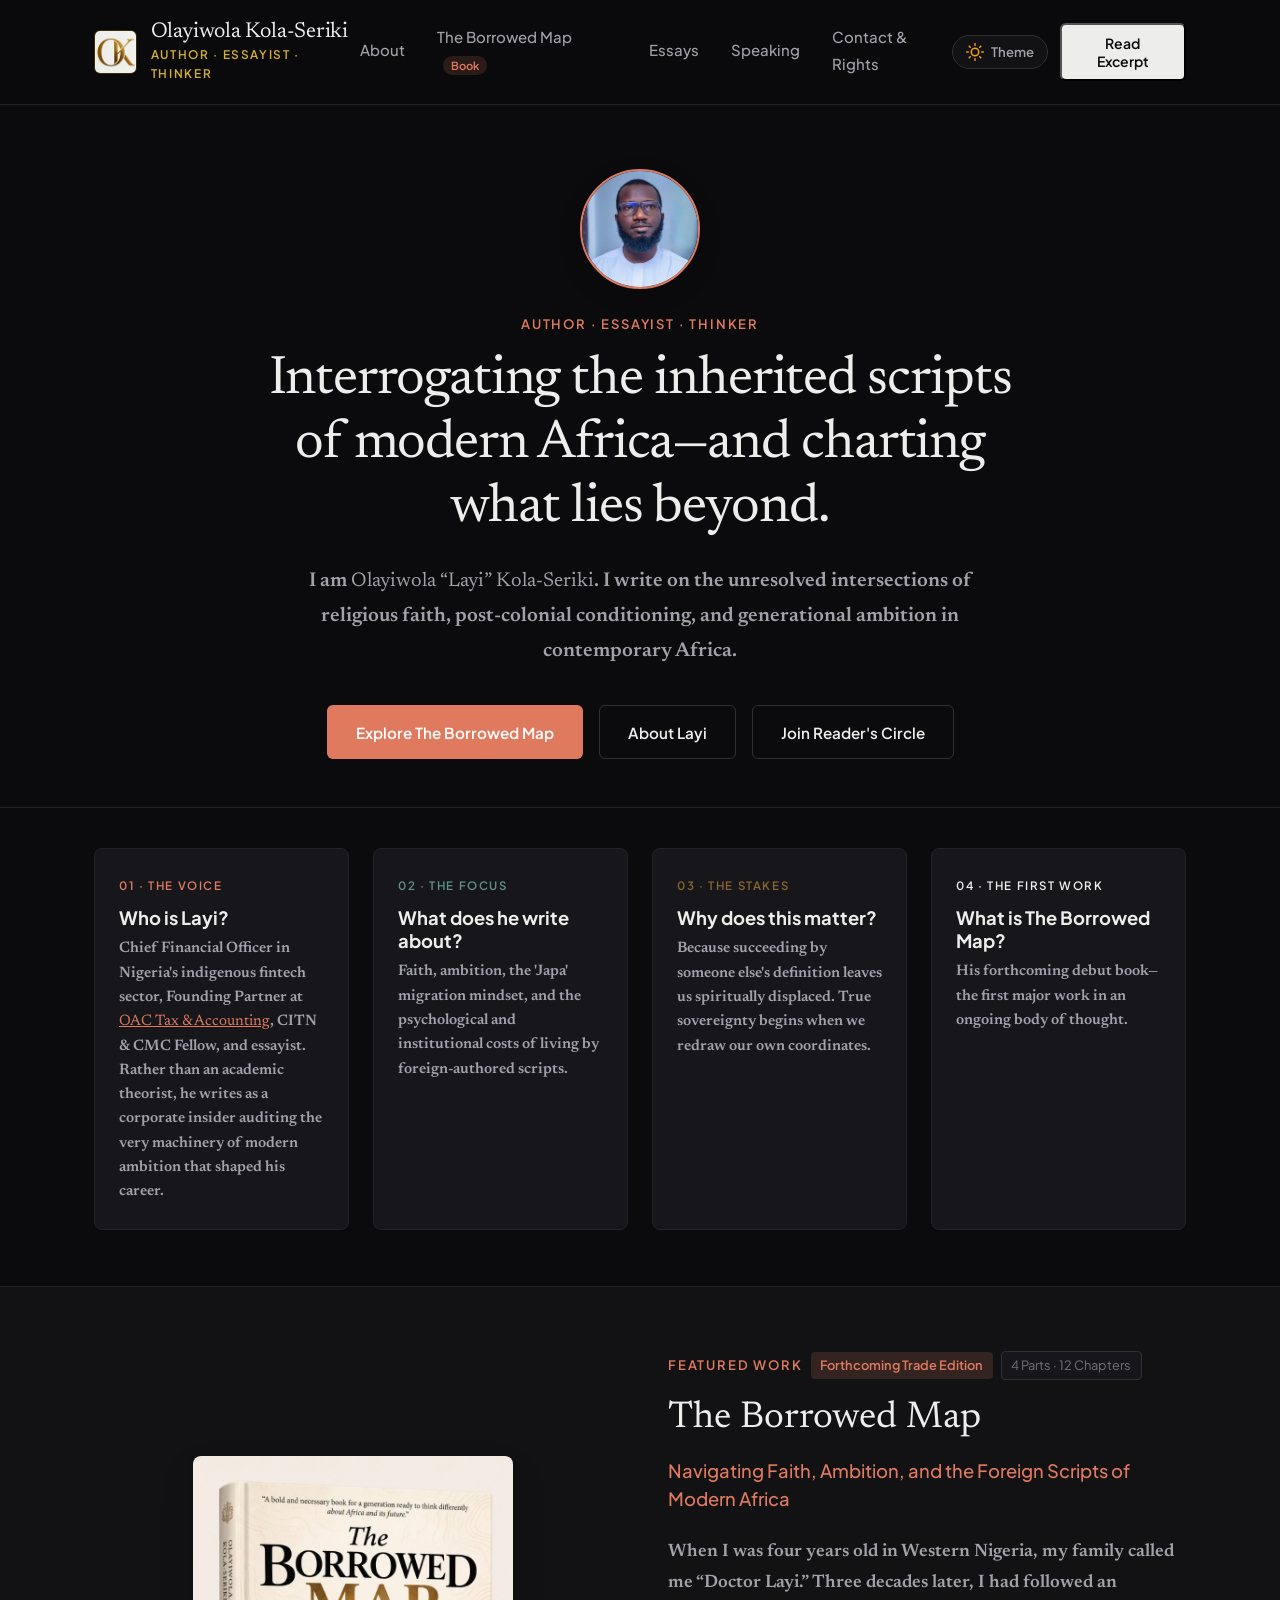
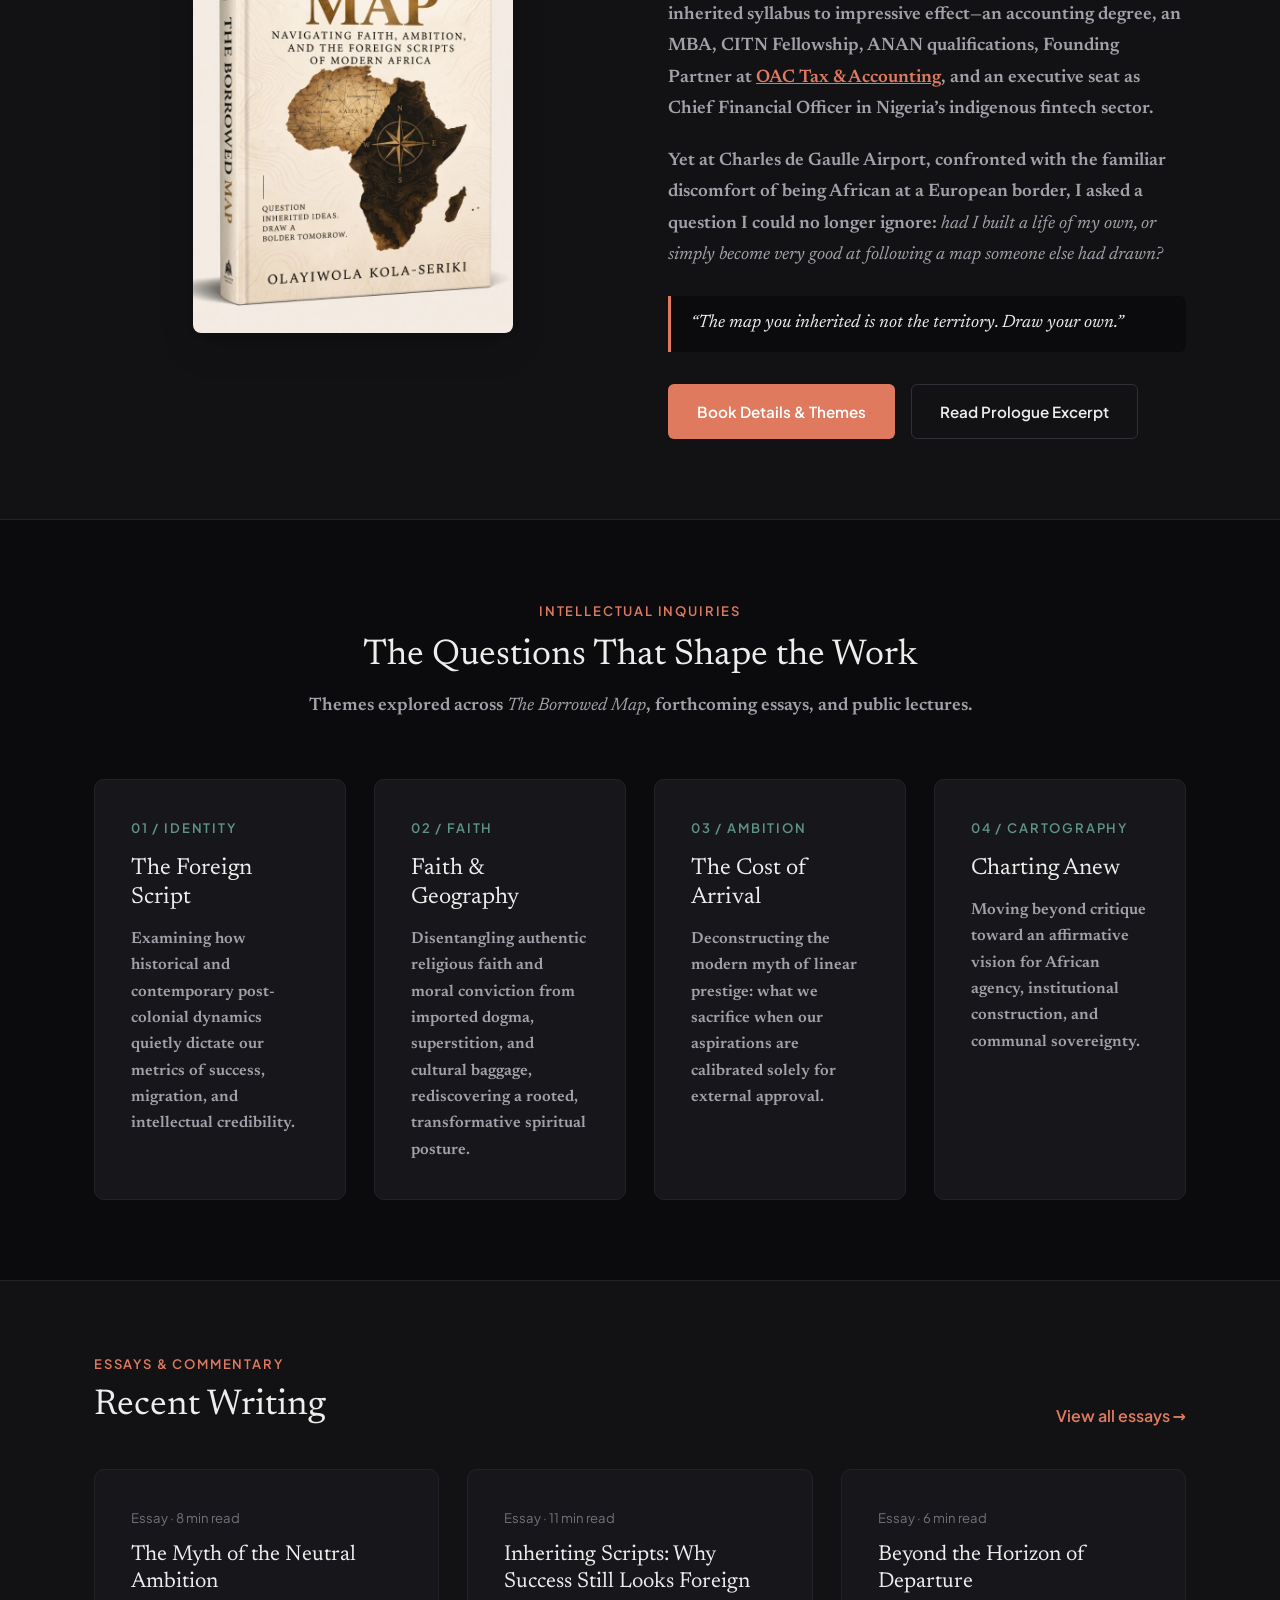
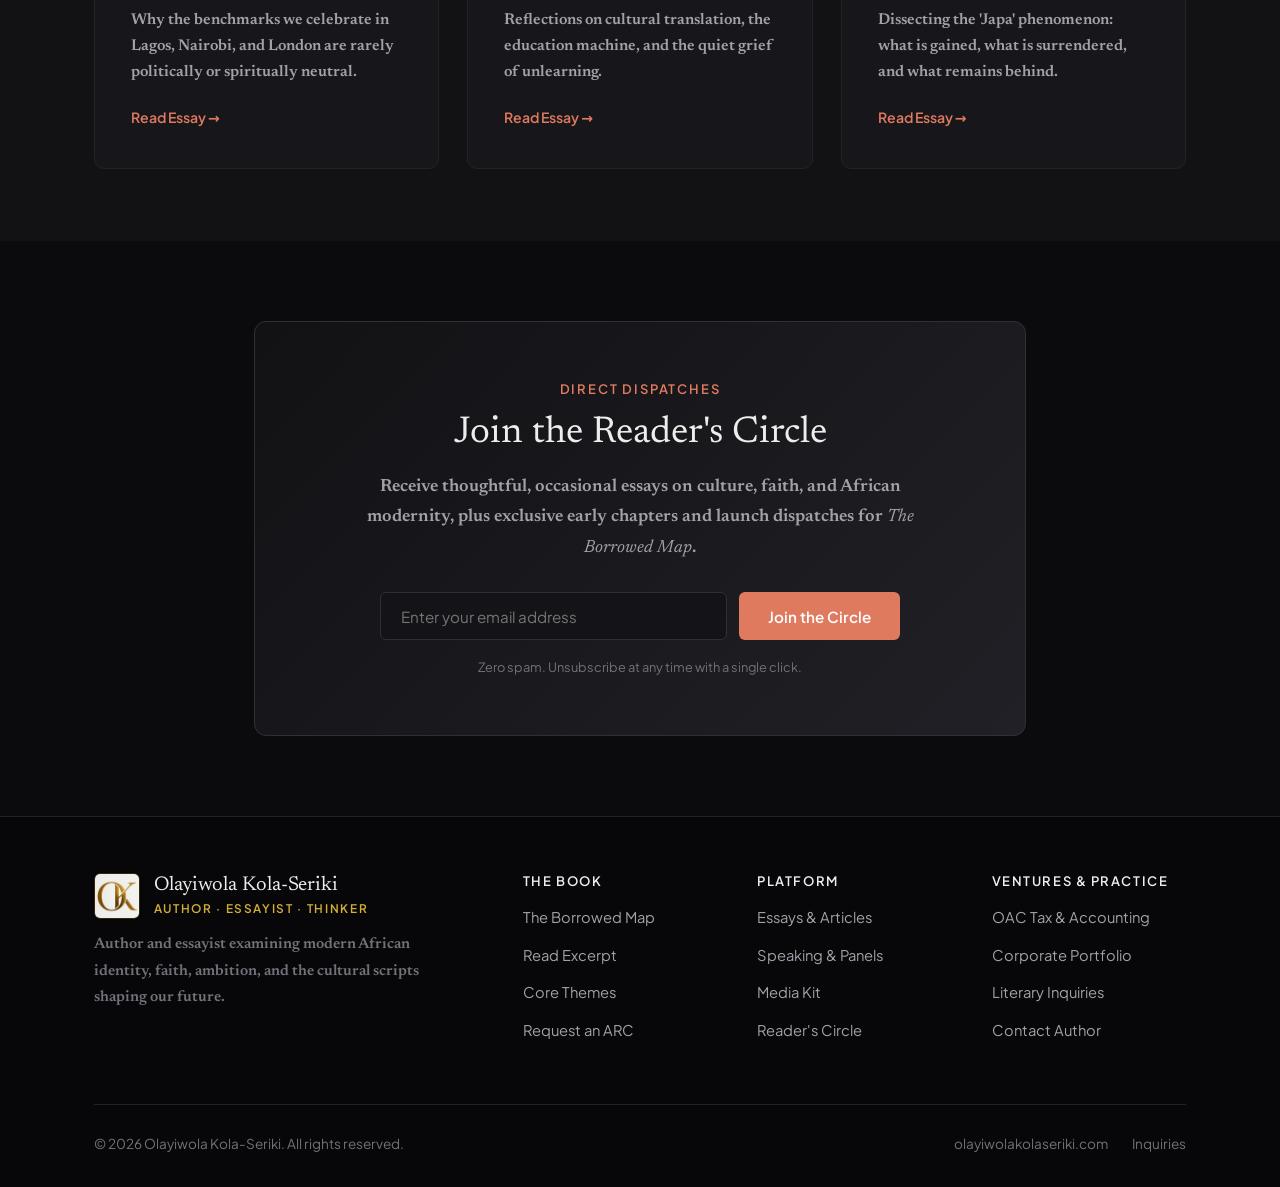
<file: index.html>
<!DOCTYPE html>
<html lang="en">
<head>
  <meta charset="UTF-8">
  <meta name="viewport" content="width=device-width, initial-scale=1.0">
  <!-- Primary SEO Meta Tags -->
  <title>Olayiwola Kola-Seriki | The Borrowed Map Book & Essays</title>
  <meta name="description" content="Explore &quot;The Borrowed Map&quot; by Olayiwola Kola-Seriki. A completed manuscript and diagnostic manifesto examining faith, ambition, and modern African identity.">
  <link rel="canonical" href="https://olayiwolakolaseriki.com/">
  <meta name="robots" content="index, follow, max-image-preview:large, max-snippet:-1, max-video-preview:-1">
  <meta name="author" content="Olayiwola Kola-Seriki">
  <meta name="keywords" content="Olayiwola Kola-Seriki, Layi Kola-Seriki, The Borrowed Map, completed manuscript, African identity, faith and ambition, African literature, Nigerian fintech CFO, cultural criticism, indigenous Nigerian fintech">
  
  <!-- Favicon (OK Monogram on Ivory Linen) -->
  <link rel="icon" type="image/x-icon" href="/favicon.ico">
  <link rel="icon" type="image/png" sizes="32x32" href="/favicon-32x32.png">
  <link rel="icon" type="image/png" sizes="16x16" href="/favicon-16x16.png">
  <link rel="apple-touch-icon" sizes="180x180" href="/apple-touch-icon.png">
  
  <!-- Open Graph / Facebook / LinkedIn -->
  <meta property="og:type" content="website">
  <meta property="og:url" content="https://olayiwolakolaseriki.com/">
  <meta property="og:site_name" content="Olayiwola Kola-Seriki">
  <meta property="og:title" content="Olayiwola Kola-Seriki | The Borrowed Map">
  <meta property="og:description" content="Official website of Olayiwola Kola-Seriki, author of The Borrowed Map: Navigating Faith, Ambition, and the Foreign Scripts of Modern Africa.">
  
  <!-- Primary Image: The Book Front Cover (1200px High-Res for Google Rich Results) -->
  <meta property="og:image" content="https://olayiwolakolaseriki.com/assets/images/the-borrowed-map-cover-3d-1200.jpg">
  <meta property="og:image:secure_url" content="https://olayiwolakolaseriki.com/assets/images/the-borrowed-map-cover-3d-1200.jpg">
  <meta property="og:image:type" content="image/jpeg">
  <meta property="og:image:width" content="1200">
  <meta property="og:image:height" content="1911">
  <meta property="og:image:alt" content="Front cover of The Borrowed Map: Navigating Faith, Ambition, and the Foreign Scripts of Modern Africa by Olayiwola Kola-Seriki">
  
  <!-- Secondary Image: Author Official Portrait (1200px High-Res) -->
  <meta property="og:image" content="https://olayiwolakolaseriki.com/assets/images/author-portrait-1200.jpg">
  <meta property="og:image:secure_url" content="https://olayiwolakolaseriki.com/assets/images/author-portrait-1200.jpg">
  <meta property="og:image:type" content="image/jpeg">
  <meta property="og:image:width" content="1200">
  <meta property="og:image:height" content="1791">
  <meta property="og:image:alt" content="Olayiwola Kola-Seriki Official Author Portrait">
  
  <!-- Twitter Cards -->
  <meta name="twitter:card" content="summary_large_image">
  <meta name="twitter:url" content="https://olayiwolakolaseriki.com/">
  <meta name="twitter:title" content="Olayiwola Kola-Seriki | The Borrowed Map">
  <meta name="twitter:description" content="Explore The Borrowed Map: Navigating Faith, Ambition, and the Foreign Scripts of Modern Africa by Olayiwola Kola-Seriki.">
  <meta name="twitter:image" content="https://olayiwolakolaseriki.com/assets/images/the-borrowed-map-cover-3d-1200.jpg">
  <meta name="twitter:image:alt" content="Front cover of The Borrowed Map by Olayiwola Kola-Seriki">
  
  <!-- Theme Init (Anti-Flicker: default dark mode) -->
  <script>
    (function() {
      try {
        var stored = localStorage.getItem('theme');
        var theme = stored ? stored : 'dark';
        document.documentElement.setAttribute('data-theme', theme);
      } catch (e) {}
    })();
  </script>
  <meta name="theme-color" content="#0B0B0D">

  <!-- Critical Performance Preloads (Immediate LCP Acceleration) -->
  <link rel="preload" as="font" type="font/woff2" href="/assets/fonts/newsreader-400.woff2" crossorigin>
  <link rel="preload" as="font" type="font/woff2" href="/assets/fonts/newsreader-600.woff2" crossorigin>
  <link rel="preload" as="font" type="font/woff2" href="/assets/fonts/plus-jakarta-sans-400.woff2" crossorigin>
  <link rel="preload" as="image" href="/assets/images/author-portrait-square.webp" type="image/webp" fetchpriority="high">
  
  <link rel="stylesheet" href="/assets/css/styles.css?v=3">
  
  <!-- Schema.org JSON-LD: Knowledge Graph Entity -->
  <script type="application/ld+json">
  {
    "@context": "https://schema.org",
    "@graph": [
      {
        "@type": "WebSite",
        "@id": "https://olayiwolakolaseriki.com/#website",
        "url": "https://olayiwolakolaseriki.com/",
        "name": "Olayiwola Kola-Seriki",
        "description": "Explore \"The Borrowed Map\" by Olayiwola Kola-Seriki. A completed manuscript and diagnostic manifesto examining faith, ambition, and modern African identity.",
        "inLanguage": "en"
      },
      {
        "@type": "Person",
        "@id": "https://olayiwolakolaseriki.com/#author",
        "name": "Olayiwola Kola-Seriki",
        "givenName": "Quddus Olayiwola",
        "familyName": "Kola-Seriki",
        "additionalName": "Layi",
        "alternateName": [
          "Quddus Olayiwola Kola-Seriki",
          "Kola-Seriki Quddus Olayiwola",
          "Layi Kola-Seriki",
          "Doctor Layi",
          "Quddus Kola-Seriki"
        ],
        "url": "https://olayiwolakolaseriki.com/",
        "jobTitle": ["Chief Financial Officer", "Author", "Tax & Accounting Advisor", "Management Consultant", "Essayist"],
        "description": "Author of The Borrowed Map, Chief Financial Officer in Nigeria's indigenous fintech sector, CITN & FCMC Fellow, ANAN member, and Partner across OAC Tax & Accounting, QNSB Consulting, Herbary Cure, and SyncPlay Esports.",
        "image": [
          "https://olayiwolakolaseriki.com/assets/images/author-portrait-1200.jpg",
          "https://olayiwolakolaseriki.com/assets/images/author-portrait-square-1200.jpg",
          "https://olayiwolakolaseriki.com/assets/images/author-portrait.jpg"
        ],
        "alumniOf": [
          {
            "@type": "CollegeOrUniversity",
            "name": "Fountain University, Osogbo",
            "sameAs": "https://fuo.edu.ng"
          }
        ],
        "hasCredential": [
          {
            "@type": "EducationalOccupationalCredential",
            "name": "Fellow (FCTI)",
            "credentialCategory": "fellowship",
            "recognizedBy": {
              "@type": "Organization",
              "name": "Chartered Institute of Taxation of Nigeria (CITN)",
              "url": "https://citn.org"
            }
          },
          {
            "@type": "EducationalOccupationalCredential",
            "name": "Certified National Accountant (CNA)",
            "credentialCategory": "professional membership",
            "recognizedBy": {
              "@type": "Organization",
              "name": "Association of National Accountants of Nigeria (ANAN)",
              "url": "https://anan.org.ng"
            }
          },
          {
            "@type": "EducationalOccupationalCredential",
            "name": "Fellow Certified Management Consultant (FCMC / CMC)",
            "credentialCategory": "fellowship",
            "recognizedBy": {
              "@type": "Organization",
              "name": "Institute of Management Consultants (IMC Nigeria)",
              "url": "https://imcnig.org"
            }
          },
          {
            "@type": "EducationalOccupationalCredential",
            "name": "Master of Business Administration (MBA)"
          },
          {
            "@type": "EducationalOccupationalCredential",
            "name": "Bachelor of Science (B.Sc.) Accounting"
          }
        ],
        "worksFor": [
          {
            "@type": "Organization",
            "name": "OAC Tax & Accounting",
            "url": "https://oactax.com.ng"
          },
          {
            "@type": "Organization",
            "name": "QNSB Consulting"
          },
          {
            "@type": "Organization",
            "name": "Herbary Cure Limited"
          },
          {
            "@type": "Organization",
            "name": "SyncPlay Esports Limited"
          },
          {
            "@type": "Organization",
            "name": "Coordinates Press",
            "url": "https://coordinatespress.com"
          }
        ],
        "founder": [
          {
            "@type": "Organization",
            "name": "OAC Tax & Accounting",
            "url": "https://oactax.com.ng"
          },
          {
            "@type": "Organization",
            "name": "QNSB Consulting"
          },
          {
            "@type": "Organization",
            "name": "Herbary Cure Limited"
          },
          {
            "@type": "Organization",
            "name": "SyncPlay Esports Limited"
          },
          {
            "@type": "Organization",
            "name": "Coordinates Press",
            "url": "https://coordinatespress.com"
          }
        ],
        "sameAs": [
          "https://www.linkedin.com/in/olayiwola-kola-seriki-296878146",
          "https://oactax.com.ng",
          "https://coordinatespress.com",
          "https://fuo.edu.ng"
        ],
        "knowsAbout": [
          "African Cultural Criticism",
          "Post-Colonial Identity",
          "Indigenous Nigerian Fintech",
          "Corporate Taxation & Fiscal Architecture",
          "Macroeconomic Management",
          "Faith and Ambition"
        ]
      },
      {
        "@type": "Book",
        "@id": "https://olayiwolakolaseriki.com/the-borrowed-map/#book",
        "name": "The Borrowed Map",
        "alternateName": "The Borrowed Map: Navigating Faith, Ambition, and the Foreign Scripts of Modern Africa",
        "image": [
          "https://olayiwolakolaseriki.com/assets/images/the-borrowed-map-cover-3d-1200.jpg",
          "https://olayiwolakolaseriki.com/assets/images/the-borrowed-map-cover-3d.jpg"
        ],
        "author": {
          "@id": "https://olayiwolakolaseriki.com/#author"
        },
        "publisher": {
          "@type": "Organization",
          "name": "Coordinates Press",
          "url": "https://coordinatespress.com"
        },
        "description": "A completed manuscript and diagnostic manifesto examining faith, ambition, and modern African identity.",
        "genre": ["Cultural Criticism", "Essays", "African Studies", "Philosophy"],
        "wordCount": 39387,
        "inLanguage": "en",
        "url": "https://olayiwolakolaseriki.com/the-borrowed-map/"
      }
    ]
  }
  </script>
</head>
<body>

  <!-- Site Navigation -->
  <header class="site-header">
    <div class="container nav-wrapper">
      <a href="/" class="brand-link" aria-label="Olayiwola Kola-Seriki Home">
        <picture>
          <source srcset="/assets/images/brand-monogram-nav.webp" type="image/webp">
          <img src="/assets/images/brand-monogram-nav.png" width="44" height="44" alt="Olayiwola Kola-Seriki Monogram" class="brand-monogram-nav" decoding="async">
        </picture>
        <div class="brand-text">
          <span class="brand-name">Olayiwola Kola-Seriki</span>
          <span class="brand-tagline">Author &middot; Essayist &middot; Thinker</span>
        </div>
      </a>

      <nav aria-label="Primary Navigation">
        <ul class="nav-links">
          <li><a href="/about/" class="nav-item">About</a></li>
          <li>
            <a href="/the-borrowed-map/" class="nav-item">
              The Borrowed Map <span class="nav-badge">Book</span>
            </a>
          </li>
          <li><a href="/essays/" class="nav-item">Essays</a></li>
          <li><a href="/speaking/" class="nav-item">Speaking</a></li>
          <li><a href="/contact/" class="nav-item">Contact & Rights</a></li>
        </ul>
      </nav>

      <div style="display: flex; gap: 0.75rem; align-items: center;">
        <button class="theme-toggle" id="themeToggle" aria-label="Switch between dark and bright mode" title="Toggle dark/bright mode">
          <svg class="sun-icon" width="18" height="18" viewBox="0 0 24 24" fill="none" stroke="currentColor" stroke-width="2" stroke-linecap="round" stroke-linejoin="round" aria-hidden="true">
            <circle cx="12" cy="12" r="5"></circle>
            <line x1="12" y1="1" x2="12" y2="3"></line>
            <line x1="12" y1="21" x2="12" y2="23"></line>
            <line x1="4.22" y1="4.22" x2="5.64" y2="5.64"></line>
            <line x1="18.36" y1="18.36" x2="19.78" y2="19.78"></line>
            <line x1="1" y1="12" x2="3" y2="12"></line>
            <line x1="21" y1="12" x2="23" y2="12"></line>
            <line x1="4.22" y1="19.78" x2="5.64" y2="18.36"></line>
            <line x1="18.36" y1="5.64" x2="19.78" y2="4.22"></line>
          </svg>
          <svg class="moon-icon" width="18" height="18" viewBox="0 0 24 24" fill="none" stroke="currentColor" stroke-width="2" stroke-linecap="round" stroke-linejoin="round" aria-hidden="true">
            <path d="M21 12.79A9 9 0 1 1 11.21 3 7 7 0 0 0 21 12.79z"></path>
          </svg>
          <span class="theme-toggle-label">Theme</span>
        </button>
        <button class="btn-header" data-open-excerpt>Read Excerpt</button>
        <button class="mobile-toggle" id="mobileToggle" aria-label="Toggle navigation" aria-expanded="false">
          <svg fill="none" viewBox="0 0 24 24" stroke="currentColor">
            <path stroke-linecap="round" stroke-linejoin="round" stroke-width="2" d="M4 6h16M4 12h16M4 18h16" />
          </svg>
        </button>
      </div>
    </div>

    <!-- Mobile Drawer -->
    <div class="mobile-nav" id="mobileNav">
      <a href="/about/" class="nav-item">About Layi</a>
      <a href="/the-borrowed-map/" class="nav-item">The Borrowed Map (The Book)</a>
      <a href="/essays/" class="nav-item">Essays & Articles</a>
      <a href="/speaking/" class="nav-item">Speaking & Panels</a>
      <a href="/contact/" class="nav-item">Contact & Literary Inquiries</a>
    </div>
  </header>

  <main>
    <!-- Hero / Author Statement -->
    <section style="padding: 4rem 0 3rem;">
      <div class="container-narrow" style="text-align: center;">
        
        <!-- Author Portrait Avatar -->
        <div style="width: 120px; height: 120px; margin: 0 auto 1.5rem; border-radius: 50%; overflow: hidden; box-shadow: 0 8px 24px rgba(0, 0, 0, 0.12); border: 2.5px solid var(--accent-terracotta);">
          <picture>
            <source srcset="/assets/images/author-portrait-square.webp" type="image/webp">
            <img 
              src="/assets/images/author-portrait-square.jpg" 
              alt="Olayiwola Kola-Seriki - Author Portrait" 
              width="120" 
              height="120" 
              style="width: 100%; height: 100%; object-fit: cover; display: block;" 
              fetchpriority="high"
              decoding="async"
            >
          </picture>
        </div>

        <p class="eyebrow" style="margin-bottom: 0.75rem;">Author &middot; Essayist &middot; Thinker</p>
        <h1 style="font-size: clamp(2.3rem, 5vw, 3.4rem); letter-spacing: -0.02em; margin-bottom: 1.5rem; line-height: 1.18;">
          Interrogating the inherited scripts of modern Africa&mdash;and charting what lies beyond.
        </h1>
        <p style="font-size: 1.25rem; max-width: 720px; margin: 0 auto 2.25rem; color: var(--text-secondary); line-height: 1.75;">
          I am <strong>Olayiwola &ldquo;Layi&rdquo; Kola-Seriki</strong>. I write on the unresolved intersections of religious faith, post-colonial conditioning, and generational ambition in contemporary Africa.
        </p>
        <div style="display: flex; justify-content: center; gap: 1rem; flex-wrap: wrap;">
          <a href="/the-borrowed-map/" class="btn btn-primary">Explore The Borrowed Map</a>
          <a href="/about/" class="btn btn-secondary">About Layi</a>
          <a href="#newsletter" class="btn btn-secondary">Join Reader's Circle</a>
        </div>
      </div>
    </section>

    <!-- The 4-Question Orientation Matrix -->
    <section style="padding: 2.5rem 0 3.5rem; border-top: 1px solid var(--border-subtle); background-color: var(--bg-canvas);">
      <div class="container">
        <div style="display: grid; grid-template-columns: repeat(auto-fit, minmax(240px, 1fr)); gap: 1.5rem;">
          
          <div style="padding: 1.5rem; background: var(--bg-card); border: 1px solid var(--border-subtle); border-radius: 8px;">
            <span class="eyebrow" style="font-size: 0.72rem; color: var(--accent-terracotta);">01 &middot; The Voice</span>
            <h3 style="font-size: 1.15rem; margin: 0.4rem 0 0.5rem; font-family: var(--font-sans); font-weight: 700;">Who is Layi?</h3>
            <p style="font-size: 0.95rem; line-height: 1.6; margin: 0;">
              Chief Financial Officer in Nigeria's indigenous fintech sector, Founding Partner at <a href="https://oactax.com.ng" target="_blank" rel="noopener" style="color: var(--accent-terracotta); text-decoration: underline; font-weight: 600;">OAC Tax &amp; Accounting</a>, CITN &amp; CMC Fellow, and essayist. Rather than an academic theorist, he writes as a corporate insider auditing the very machinery of modern ambition that shaped his career.
            </p>
          </div>

          <div style="padding: 1.5rem; background: var(--bg-card); border: 1px solid var(--border-subtle); border-radius: 8px;">
            <span class="eyebrow" style="font-size: 0.72rem; color: var(--accent-forest);">02 &middot; The Focus</span>
            <h3 style="font-size: 1.15rem; margin: 0.4rem 0 0.5rem; font-family: var(--font-sans); font-weight: 700;">What does he write about?</h3>
            <p style="font-size: 0.95rem; line-height: 1.6; margin: 0;">
              Faith, ambition, the 'Japa' migration mindset, and the psychological and institutional costs of living by foreign-authored scripts.
            </p>
          </div>

          <div style="padding: 1.5rem; background: var(--bg-card); border: 1px solid var(--border-subtle); border-radius: 8px;">
            <span class="eyebrow" style="font-size: 0.72rem; color: #8A6530;">03 &middot; The Stakes</span>
            <h3 style="font-size: 1.15rem; margin: 0.4rem 0 0.5rem; font-family: var(--font-sans); font-weight: 700;">Why does this matter?</h3>
            <p style="font-size: 0.95rem; line-height: 1.6; margin: 0;">
              Because succeeding by someone else's definition leaves us spiritually displaced. True sovereignty begins when we redraw our own coordinates.
            </p>
          </div>

          <div style="padding: 1.5rem; background: var(--bg-card); border: 1px solid var(--border-subtle); border-radius: 8px;">
            <span class="eyebrow" style="font-size: 0.72rem; color: var(--text-primary);">04 &middot; The First Work</span>
            <h3 style="font-size: 1.15rem; margin: 0.4rem 0 0.5rem; font-family: var(--font-sans); font-weight: 700;">What is The Borrowed Map?</h3>
            <p style="font-size: 0.95rem; line-height: 1.6; margin: 0;">
              His forthcoming debut book&mdash;the first major work in an ongoing body of thought.
            </p>
          </div>

        </div>
      </div>
    </section>

    <!-- Featured Property: The Borrowed Map -->
    <section style="padding: 4rem 0 5rem; background-color: var(--bg-surface); border-top: 1px solid var(--border-subtle); border-bottom: 1px solid var(--border-subtle);">
      <div class="container">
        <div style="display: grid; grid-template-columns: repeat(auto-fit, minmax(320px, 1fr)); gap: 3.5rem; align-items: center;">
          
          <!-- Book Cover -->
          <div class="book-cover-container">
            <div class="book-cover-real">
              <picture>
                <source srcset="/assets/images/the-borrowed-map-cover-3d.webp" type="image/webp">
                <img 
                  src="/assets/images/the-borrowed-map-cover-3d.jpg" 
                  alt="The Borrowed Map book cover by Olayiwola Kola-Seriki" 
                  class="book-cover-image"
                  width="343" 
                  height="512"
                  loading="lazy"
                  decoding="async"
                />
              </picture>
            </div>
          </div>

          <!-- Description & Positioning -->
          <div>
            <div style="display: flex; gap: 0.5rem; align-items: center; margin-bottom: 1rem; flex-wrap: wrap;">
              <span class="eyebrow">Featured Work</span>
              <span style="font-size: 0.8rem; font-family: var(--font-sans); background: var(--accent-terracotta-light); color: var(--accent-terracotta); padding: 0.2rem 0.6rem; border-radius: 4px; font-weight: 600;">Forthcoming Trade Edition</span>
              <span style="font-size: 0.8rem; font-family: var(--font-sans); background: var(--bg-card); border: 1px solid var(--border-medium); padding: 0.2rem 0.6rem; border-radius: 4px; color: var(--text-muted);">4 Parts &middot; 12 Chapters</span>
            </div>

            <h2 style="font-size: 2.35rem; margin-bottom: 1rem; line-height: 1.2;">
              The Borrowed Map
            </h2>
            <h3 style="font-family: var(--font-sans); font-size: 1.15rem; font-weight: 500; color: var(--accent-terracotta); margin-bottom: 1.5rem; line-height: 1.5;">
              Navigating Faith, Ambition, and the Foreign Scripts of Modern Africa
            </h3>

            <p style="margin-bottom: 1.25rem;">
              When I was four years old in Western Nigeria, my family called me &ldquo;Doctor Layi.&rdquo; Three decades later, I had followed an inherited syllabus to impressive effect&mdash;an accounting degree, an MBA, CITN Fellowship, ANAN qualifications, Founding Partner at <a href="https://oactax.com.ng" target="_blank" rel="noopener" style="color: var(--accent-terracotta); text-decoration: underline; font-weight: 500;">OAC Tax &amp; Accounting</a>, and an executive seat as Chief Financial Officer in Nigeria&rsquo;s indigenous fintech sector.
            </p>
            <p style="margin-bottom: 1.5rem;">
              Yet at Charles de Gaulle Airport, confronted with the familiar discomfort of being African at a European border, I asked a question I could no longer ignore: <em>had I built a life of my own, or simply become very good at following a map someone else had drawn?</em>
            </p>

            <blockquote style="margin: 0 0 2rem; padding: 0.85rem 1.25rem; border-left: 3px solid var(--accent-terracotta); background-color: var(--bg-canvas); border-radius: 0 6px 6px 0; font-family: var(--font-serif); font-style: italic; font-size: 1.12rem; color: var(--text-primary);">
              &ldquo;The map you inherited is not the territory. Draw your own.&rdquo;
            </blockquote>

            <div style="display: flex; gap: 1rem; flex-wrap: wrap;">
              <a href="/the-borrowed-map/" class="btn btn-primary">Book Details & Themes</a>
              <button class="btn btn-secondary" data-open-excerpt>Read Prologue Excerpt</button>
            </div>
          </div>

        </div>
      </div>
    </section>

    <!-- Core Pillars / Entity Themes -->
    <section style="padding: 5rem 0;">
      <div class="container">
        <div style="text-align: center; max-width: 680px; margin: 0 auto 3.5rem;">
          <p class="eyebrow" style="margin-bottom: 0.75rem;">Intellectual Inquiries</p>
          <h2 style="font-size: 2.25rem;">The Questions That Shape the Work</h2>
          <p style="margin-top: 0.75rem;">
            Themes explored across <em>The Borrowed Map</em>, forthcoming essays, and public lectures.
          </p>
        </div>

        <div style="display: grid; grid-template-columns: repeat(auto-fit, minmax(250px, 1fr)); gap: 1.75rem;">
          
          <div class="editorial-card">
            <span class="eyebrow" style="color: var(--accent-forest);">01 / Identity</span>
            <h3 style="font-size: 1.45rem; margin: 0.75rem 0 0.85rem;">The Foreign Script</h3>
            <p style="font-size: 1rem; line-height: 1.65;">
              Examining how historical and contemporary post-colonial dynamics quietly dictate our metrics of success, migration, and intellectual credibility.
            </p>
          </div>

          <div class="editorial-card">
            <span class="eyebrow" style="color: var(--accent-forest);">02 / Faith</span>
            <h3 style="font-size: 1.45rem; margin: 0.75rem 0 0.85rem;">Faith & Geography</h3>
            <p style="font-size: 1rem; line-height: 1.65;">
              Disentangling authentic religious faith and moral conviction from imported dogma, superstition, and cultural baggage, rediscovering a rooted, transformative spiritual posture.
            </p>
          </div>

          <div class="editorial-card">
            <span class="eyebrow" style="color: var(--accent-forest);">03 / Ambition</span>
            <h3 style="font-size: 1.45rem; margin: 0.75rem 0 0.85rem;">The Cost of Arrival</h3>
            <p style="font-size: 1rem; line-height: 1.65;">
              Deconstructing the modern myth of linear prestige: what we sacrifice when our aspirations are calibrated solely for external approval.
            </p>
          </div>

          <div class="editorial-card">
            <span class="eyebrow" style="color: var(--accent-forest);">04 / Cartography</span>
            <h3 style="font-size: 1.45rem; margin: 0.75rem 0 0.85rem;">Charting Anew</h3>
            <p style="font-size: 1rem; line-height: 1.65;">
              Moving beyond critique toward an affirmative vision for African agency, institutional construction, and communal sovereignty.
            </p>
          </div>

        </div>
      </div>
    </section>

    <!-- Selected Essays Preview -->
    <section style="padding: 4.5rem 0; background-color: var(--bg-surface); border-top: 1px solid var(--border-subtle);">
      <div class="container">
        <div style="display: flex; justify-content: space-between; align-items: flex-end; margin-bottom: 2.5rem; flex-wrap: gap;">
          <div>
            <p class="eyebrow" style="margin-bottom: 0.5rem;">Essays & Commentary</p>
            <h2 style="font-size: 2.25rem;">Recent Writing</h2>
          </div>
          <a href="/essays/" style="font-family: var(--font-sans); font-weight: 600; color: var(--accent-terracotta);">
            View all essays &rarr;
          </a>
        </div>

        <div style="display: grid; grid-template-columns: repeat(auto-fit, minmax(310px, 1fr)); gap: 1.75rem;">
          
          <article class="editorial-card">
            <time style="font-family: var(--font-sans); font-size: 0.82rem; color: var(--text-muted);">Essay &middot; 8 min read</time>
            <h3 style="font-size: 1.35rem; margin: 0.6rem 0 0.75rem;">
              <a href="/essays/#the-myth-of-neutral-ambition">The Myth of the Neutral Ambition</a>
            </h3>
            <p style="font-size: 0.98rem; line-height: 1.65; margin-bottom: 1.25rem;">
              Why the benchmarks we celebrate in Lagos, Nairobi, and London are rarely politically or spiritually neutral.
            </p>
            <a href="/essays/" style="font-family: var(--font-sans); font-size: 0.88rem; font-weight: 600; color: var(--accent-terracotta);">Read Essay &rarr;</a>
          </article>

          <article class="editorial-card">
            <time style="font-family: var(--font-sans); font-size: 0.82rem; color: var(--text-muted);">Essay &middot; 11 min read</time>
            <h3 style="font-size: 1.35rem; margin: 0.6rem 0 0.75rem;">
              <a href="/essays/#inherited-scripts">Inheriting Scripts: Why Success Still Looks Foreign</a>
            </h3>
            <p style="font-size: 0.98rem; line-height: 1.65; margin-bottom: 1.25rem;">
              Reflections on cultural translation, the education machine, and the quiet grief of unlearning.
            </p>
            <a href="/essays/" style="font-family: var(--font-sans); font-size: 0.88rem; font-weight: 600; color: var(--accent-terracotta);">Read Essay &rarr;</a>
          </article>

          <article class="editorial-card">
            <time style="font-family: var(--font-sans); font-size: 0.82rem; color: var(--text-muted);">Essay &middot; 6 min read</time>
            <h3 style="font-size: 1.35rem; margin: 0.6rem 0 0.75rem;">
              <a href="/essays/#beyond-departure">Beyond the Horizon of Departure</a>
            </h3>
            <p style="font-size: 0.98rem; line-height: 1.65; margin-bottom: 1.25rem;">
              Dissecting the 'Japa' phenomenon: what is gained, what is surrendered, and what remains behind.
            </p>
            <a href="/essays/" style="font-family: var(--font-sans); font-size: 0.88rem; font-weight: 600; color: var(--accent-terracotta);">Read Essay &rarr;</a>
          </article>

        </div>
      </div>
    </section>

    <!-- Newsletter / Readers Circle -->
    <section id="newsletter" style="padding: 5rem 0;">
      <div class="container-narrow">
        <div class="newsletter-box">
          <p class="eyebrow" style="margin-bottom: 0.6rem;">Direct Dispatches</p>
          <h2 style="font-size: 2.35rem; margin-bottom: 0.9rem;">Join the Reader's Circle</h2>
          <p style="max-width: 580px; margin: 0 auto; font-size: 1.1rem;">
            Receive thoughtful, occasional essays on culture, faith, and African modernity, plus exclusive early chapters and launch dispatches for <em>The Borrowed Map</em>.
          </p>

          <form class="newsletter-form" action="https://formspree.io/f/xjygbjyv" method="POST" aria-label="Newsletter Subscription Form">
            <input type="hidden" name="_to" value="info@olayiwolakolaseriki.com">
            <input type="hidden" name="_subject" value="New Reader's Circle Subscriber - olayiwolakolaseriki.com">
            <input type="hidden" name="form_source" value="Homepage Reader Circle">
            <input 
              type="email" 
              name="email"
              class="newsletter-input" 
              placeholder="Enter your email address" 
              required 
              aria-label="Your email address"
            />
            <button type="submit" class="btn btn-primary">Join the Circle</button>
          </form>
          <div class="newsletter-feedback" style="display: none; margin-top: 1.2rem; font-family: var(--font-sans); font-size: 0.95rem; color: var(--accent-forest); font-weight: 500;"></div>
          
          <p style="font-family: var(--font-sans); font-size: 0.8rem; color: var(--text-muted); margin-top: 1rem;">
            Zero spam. Unsubscribe at any time with a single click.
          </p>
        </div>
      </div>
    </section>
  </main>

  <!-- Modal Excerpt Reader -->
  <div class="modal-overlay" id="excerptModal" role="dialog" aria-modal="true" aria-labelledby="excerptTitle">
    <div class="modal-content">
      <button class="modal-close" id="modalClose" aria-label="Close excerpt reader">&times;</button>
      
      <p class="eyebrow">The Borrowed Map &middot; Manuscript Excerpt</p>
      <h2 id="excerptTitle" style="font-size: 1.85rem; margin: 0.5rem 0 0.25rem;">Prologue: The Cartographers of Our Minds</h2>
      <p style="font-family: var(--font-sans); font-size: 0.88rem; color: var(--accent-terracotta); margin-bottom: 1.75rem;">
        I. The Traveler at Terminal 2E &middot; Forthcoming Trade Edition
      </p>

      <div class="excerpt-body">
        <p>
          Watch an African professional standing in the immigration queue at Paris’s Charles de Gaulle Airport Terminal 2E on a cold, misty Tuesday morning, and you will witness a subtle, involuntary metamorphosis.
        </p>
        <p>
          Before the Air France flight touched down on the tarmac of Roissy, this man was a giant in his world. In Lagos or Abuja, he is an accomplished senior financial controller and corporate strategist. He commands the respect of his community, and speaks with booming, rhythmic authority in both English and his native tongue.
        </p>
        <p>
          Yet, as the queue slowly snakes toward the glass booths of the French border police (Police aux Frontières), his posture undergoes a quiet, defensive contraction. He checks his leather travel wallet for the fifth time. He adjusts his woolen overcoat—bought specifically for European winter board meetings—patting down the neat stack of supporting documents: the hotel reservation in the 8th arrondissement, the return ticket, the corporate invitation letter with its embossed seal, the bank balance statements certified with bank stamps, and his Schengen business visa. His breathing turns shallow. Under his breath, without consciously realizing it, his tone shifts, softening its hard African consonants, smoothing out vowels to sound non-threatening, polished, and impeccably deferential.
        </p>
        <p>
          When he finally steps forward to face a twenty-four-year-old French border officer in a dark blue uniform, he offers a tight, practiced smile. For sixty seconds, the entirety of his life, his intellect, his accomplishments, and his dignity are held hostage by the silent movement of a rubber stamp hovering over a blank passport page.
        </p>
        <p>
          Now, follow that same man on his return flight two weeks later as he steps off the plane into the heavy, humid heat of Murtala Muhammed International Airport in Lagos. The transformation reverses itself with violent speed. As soon as he clears the jet bridge, the deferential posture vanishes. His shoulders square back. His voice drops into a commanding register. As baggage handlers and security officials circle with outstretched hands and hungry eyes, he deploys the defensive status markers of the African elite: he snaps his fingers, drops the name of a federal director, brandishes his European luggage tags, and barks down a customs inspector who dares to question his briefcase.
        </p>
        <p>
          In Paris, he was terrified of being treated as an illegal migrant; in Lagos, he is terrified of being treated as an ordinary citizen. In both airports, separated by six hours of flight and four thousand kilometers of open sky, this man is not living as a free, centered human being. He is an actor trapped in a perpetual identity whiplash, frantically switching between two different sets of borrowed masks.
        </p>
        <p>
          He is navigating his life using a map that was never drawn for him. I know this man intimately. For nearly two decades, whenever I caught my reflection in the polished glass of those airport terminals, the face staring back was my own.
        </p>
      </div>

      <div style="margin-top: 2.5rem; padding-top: 1.5rem; border-top: 1px solid var(--border-subtle); display: flex; justify-content: space-between; align-items: center; flex-wrap: wrap; gap: 1rem;">
        <span style="font-family: var(--font-sans); font-size: 0.9rem; color: var(--text-muted);">
          Interested in reading the complete manuscript before publication?
        </span>
        <a href="/the-borrowed-map/#arc" class="btn btn-primary" style="font-size: 0.85rem; padding: 0.6rem 1.2rem;">
          Request an ARC &rarr;
        </a>
      </div>
    </div>
  </div>

  <!-- Site Footer -->
  <footer class="site-footer">
    <div class="container">
      <div class="footer-grid">
        <div>
          <a href="/" style="display: inline-flex; align-items: center; gap: 0.85rem; margin-bottom: 0.85rem; text-decoration: none;">
            <picture>
              <source srcset="/assets/images/brand-monogram-footer.webp" type="image/webp">
              <img src="/assets/images/brand-monogram-footer.png" width="46" height="46" alt="Olayiwola Kola-Seriki Monogram" class="footer-monogram" loading="lazy" decoding="async">
            </picture>
            <div>
              <span class="brand-name" style="font-size: 1.25rem; display: block; line-height: 1.2;">Olayiwola Kola-Seriki</span>
              <span class="brand-tagline" style="display: block; margin-top: 0.15rem;">Author &middot; Essayist &middot; Thinker</span>
            </div>
          </a>
          <p style="font-size: 0.95rem; color: var(--text-muted); max-width: 340px;">
            Author and essayist examining modern African identity, faith, ambition, and the cultural scripts shaping our future.
          </p>
        </div>

        <div class="footer-col">
          <h4>The Book</h4>
          <ul class="footer-links">
            <li><a href="/the-borrowed-map/">The Borrowed Map</a></li>
            <li><a href="#" data-open-excerpt>Read Excerpt</a></li>
            <li><a href="/the-borrowed-map/#themes">Core Themes</a></li>
            <li><a href="/the-borrowed-map/#arc">Request an ARC</a></li>
          </ul>
        </div>

        <div class="footer-col">
          <h4>Platform</h4>
          <ul class="footer-links">
            <li><a href="/essays/">Essays & Articles</a></li>
            <li><a href="/speaking/">Speaking & Panels</a></li>
            <li><a href="/contact/">Media Kit</a></li>
            <li><a href="#newsletter">Reader's Circle</a></li>
          </ul>
        </div>

        <div class="footer-col">
          <h4>Ventures & Practice</h4>
          <ul class="footer-links">
            <li><a href="https://oactax.com.ng" target="_blank" rel="noopener">OAC Tax &amp; Accounting</a></li>
            <li><a href="/about/#ventures">Corporate Portfolio</a></li>
            <li><a href="/contact/">Literary Inquiries</a></li>
            <li><a href="/contact/">Contact Author</a></li>
          </ul>
        </div>
      </div>

      <div class="footer-bottom">
        <div>&copy; 2026 Olayiwola Kola-Seriki. All rights reserved.</div>
        <div style="display: flex; gap: 1.5rem;">
          <span>olayiwolakolaseriki.com</span>
          <a href="/contact/" style="color: var(--text-muted);">Inquiries</a>
        </div>
      </div>
    </div>
  </footer>

  <script defer src="/assets/js/main.js?v=3"></script>
  <!-- Cloudflare Web Analytics -->
  <script defer src="https://static.cloudflareinsights.com/beacon.min.js" data-cf-beacon='{"token": "93169b39a39d4640a1ff8a6bffdba1cd"}'></script>
  <!-- End Cloudflare Web Analytics -->
</body>
</html>
</file>
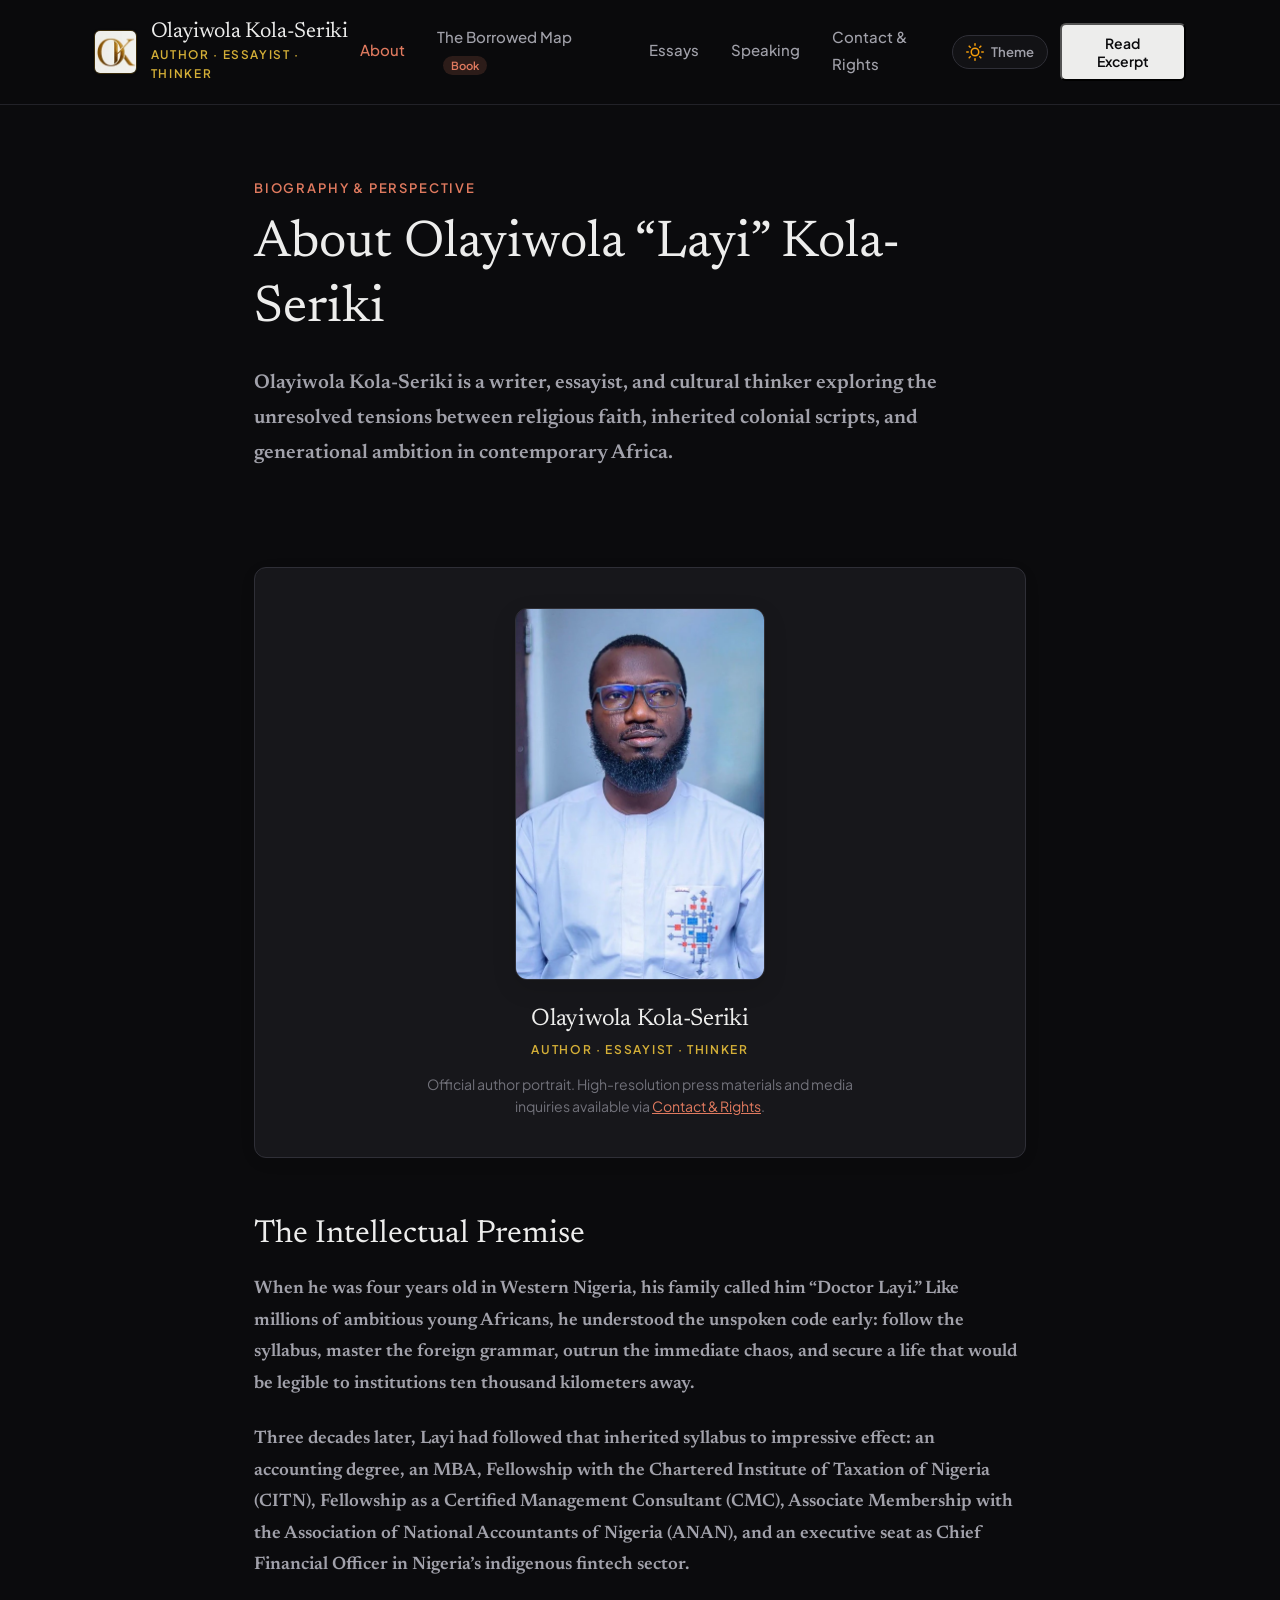
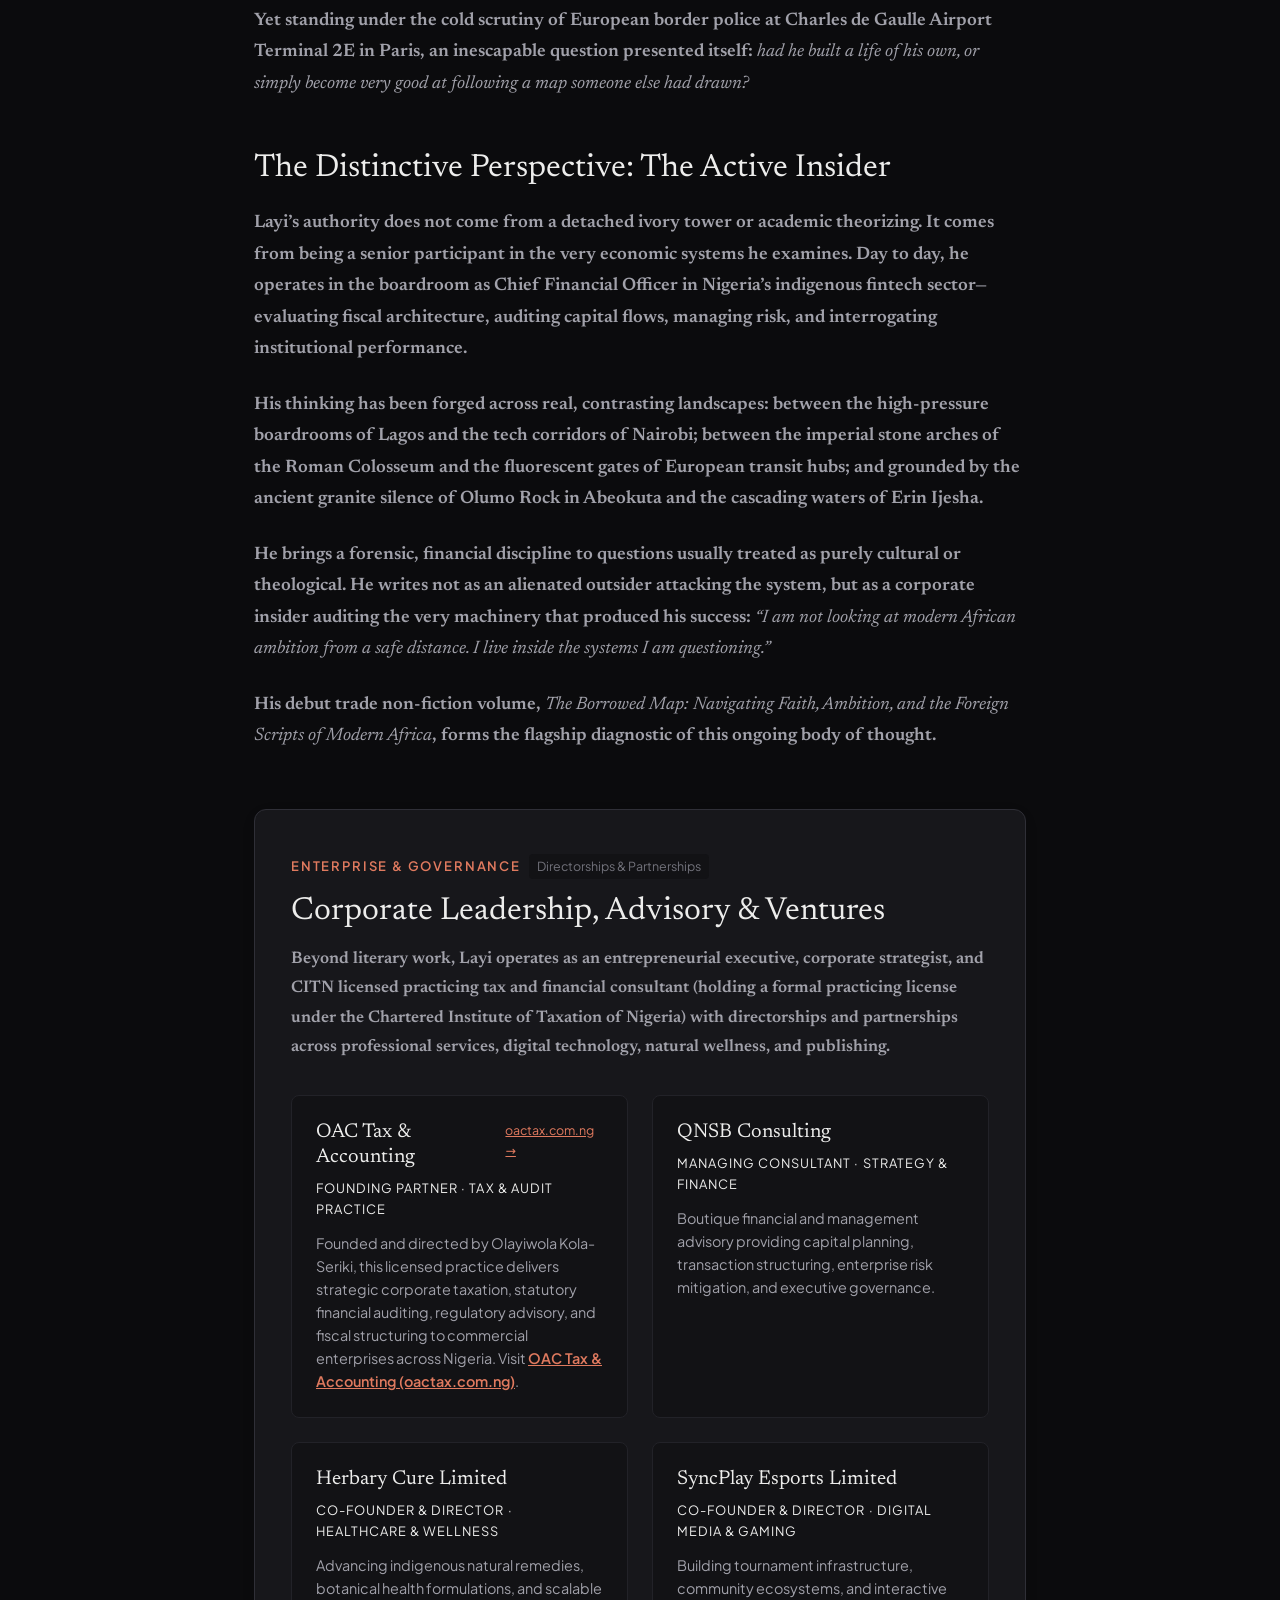
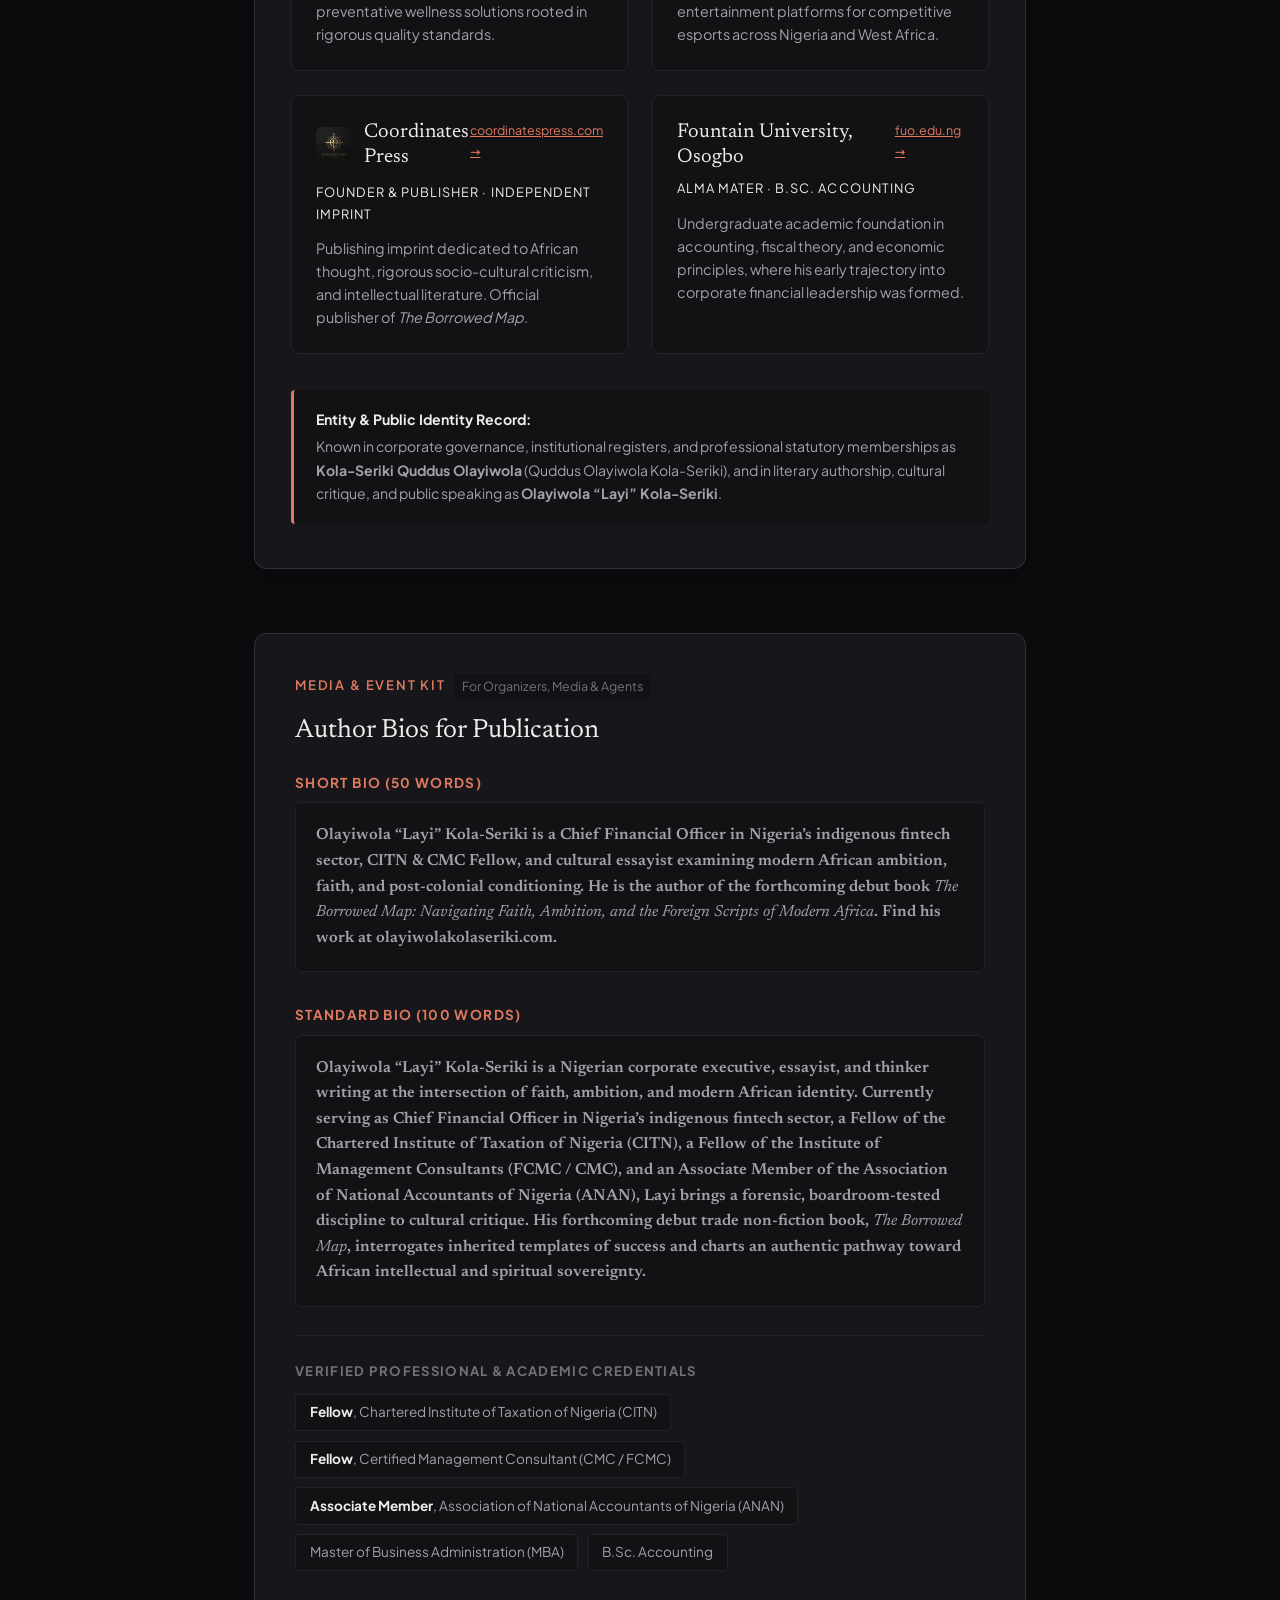
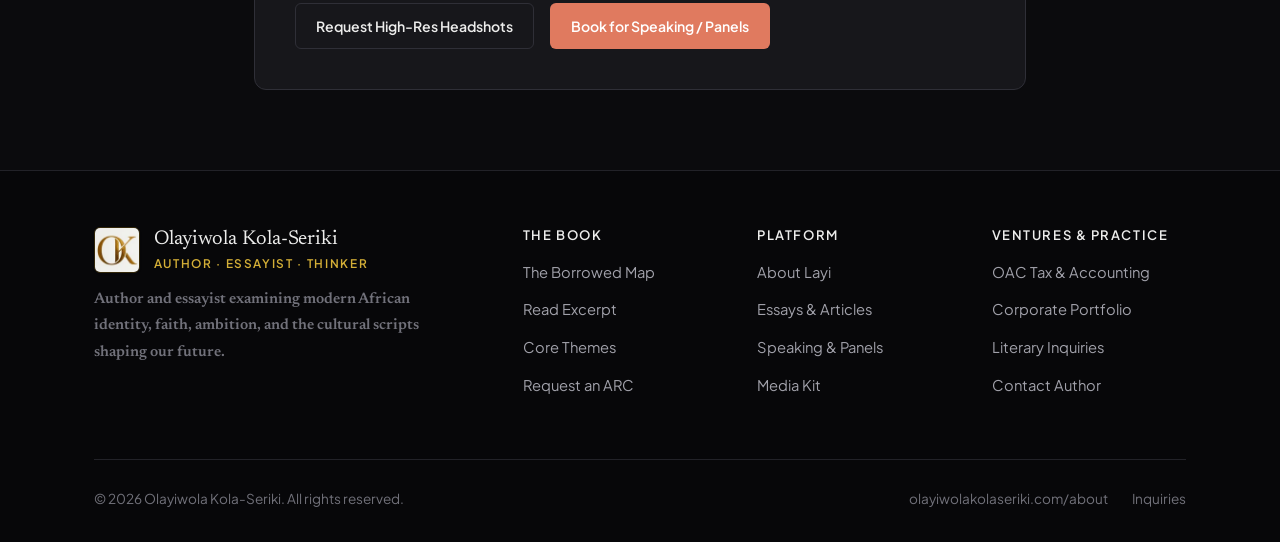
<file: about/index.html>
<!DOCTYPE html>
<html lang="en">
<head>
  <meta charset="UTF-8">
  <meta name="viewport" content="width=device-width, initial-scale=1.0">
  <title>About Olayiwola Kola-Seriki | Author of The Borrowed Map</title>
  <meta name="description" content="Biography and perspective of Olayiwola Kola-Seriki—author of The Borrowed Map, essayist, and Chief Financial Officer in Nigeria's indigenous fintech sector.">
  <link rel="canonical" href="https://olayiwolakolaseriki.com/about/">
  <meta name="robots" content="index, follow, max-image-preview:large, max-snippet:-1, max-video-preview:-1">
  <meta name="author" content="Olayiwola Kola-Seriki">
  <meta name="keywords" content="Olayiwola Kola-Seriki biography, Layi Kola-Seriki, Quddus Olayiwola Kola-Seriki, Kola-Seriki Quddus Olayiwola, The Borrowed Map author, OAC Tax and Accounting, QNSB Consulting, Herbary Cure Limited, SyncPlay Esports Limited, Coordinates Press, indigenous Nigerian fintech CFO, CITN Fellow, FCTI, ANAN CNA, IMC FCMC CMC, Certified Management Consultant, Fountain University Osogbo alumnus, African cultural thinker">
  
  <!-- Favicon (OK Monogram on Ivory Linen) -->
  <link rel="icon" type="image/x-icon" href="/favicon.ico">
  <link rel="icon" type="image/png" sizes="32x32" href="/favicon-32x32.png">
  <link rel="icon" type="image/png" sizes="16x16" href="/favicon-16x16.png">
  <link rel="apple-touch-icon" sizes="180x180" href="/apple-touch-icon.png">
  
  <!-- Open Graph / LinkedIn / Facebook -->
  <meta property="og:type" content="profile">
  <meta property="og:url" content="https://olayiwolakolaseriki.com/about/">
  <meta property="og:site_name" content="Olayiwola Kola-Seriki">
  <meta property="og:title" content="About Olayiwola Kola-Seriki | Corporate Leader, Author & Thinker">
  <meta property="og:description" content="Biography and career of Olayiwola Kola-Seriki (Kola-Seriki Quddus Olayiwola)—Author of The Borrowed Map, CFO, Fellow CITN & FCMC, Associate ANAN, and Partner/Co-Founder of OAC Tax, QNSB Consulting, Herbary Cure, and SyncPlay Esports.">
  
  <!-- Primary Image: Author Official Portrait (1200px High-Res) -->
  <meta property="og:image" content="https://olayiwolakolaseriki.com/assets/images/author-portrait-1200.jpg">
  <meta property="og:image:secure_url" content="https://olayiwolakolaseriki.com/assets/images/author-portrait-1200.jpg">
  <meta property="og:image:type" content="image/jpeg">
  <meta property="og:image:width" content="1200">
  <meta property="og:image:height" content="1791">
  <meta property="og:image:alt" content="Olayiwola Kola-Seriki Official Author Portrait">

  <!-- Secondary Image: Existing Book Front Cover (1200px High-Res) -->
  <meta property="og:image" content="https://olayiwolakolaseriki.com/assets/images/the-borrowed-map-cover-3d-1200.jpg">
  <meta property="og:image:secure_url" content="https://olayiwolakolaseriki.com/assets/images/the-borrowed-map-cover-3d-1200.jpg">
  <meta property="og:image:type" content="image/jpeg">
  <meta property="og:image:width" content="1200">
  <meta property="og:image:height" content="1911">
  <meta property="og:image:alt" content="Front cover of The Borrowed Map by Olayiwola Kola-Seriki">
  
  <!-- Twitter Cards -->
  <meta name="twitter:card" content="summary_large_image">
  <meta name="twitter:url" content="https://olayiwolakolaseriki.com/about/">
  <meta name="twitter:title" content="About Olayiwola Kola-Seriki | Corporate Leader, Author & Thinker">
  <meta name="twitter:description" content="Biography and career of Olayiwola Kola-Seriki (Quddus Olayiwola Kola-Seriki)—CFO, CITN & FCMC Fellow, ANAN, Partner at OAC Tax, and Author of The Borrowed Map.">
  <meta name="twitter:image" content="https://olayiwolakolaseriki.com/assets/images/author-portrait-1200.jpg">
  <meta name="twitter:image:alt" content="Olayiwola Kola-Seriki Author Portrait">
  
  <!-- Theme Init (Anti-Flicker: default dark mode) -->
  <script>
    (function() {
      try {
        var stored = localStorage.getItem('theme');
        var theme = stored ? stored : 'dark';
        document.documentElement.setAttribute('data-theme', theme);
      } catch (e) {}
    })();
  </script>
  <meta name="theme-color" content="#0B0B0D">

  <!-- Critical Performance Preloads -->
  <link rel="preload" as="font" type="font/woff2" href="/assets/fonts/newsreader-400.woff2" crossorigin>
  <link rel="preload" as="font" type="font/woff2" href="/assets/fonts/newsreader-600.woff2" crossorigin>
  <link rel="preload" as="font" type="font/woff2" href="/assets/fonts/plus-jakarta-sans-400.woff2" crossorigin>
  <link rel="preload" as="image" href="/assets/images/author-portrait.webp" type="image/webp" fetchpriority="high">
  
  <link rel="stylesheet" href="/assets/css/styles.css?v=3">
  
  <!-- Schema.org JSON-LD: ProfilePage & Comprehensive Person Entity -->
  <script type="application/ld+json">
  {
    "@context": "https://schema.org",
    "@type": "ProfilePage",
    "mainEntity": {
      "@type": "Person",
      "@id": "https://olayiwolakolaseriki.com/#author",
      "name": "Olayiwola Kola-Seriki",
      "givenName": "Quddus Olayiwola",
      "familyName": "Kola-Seriki",
      "additionalName": "Layi",
      "alternateName": [
        "Quddus Olayiwola Kola-Seriki",
        "Kola-Seriki Quddus Olayiwola",
        "Layi Kola-Seriki",
        "Doctor Layi",
        "Quddus Kola-Seriki"
      ],
      "url": "https://olayiwolakolaseriki.com/about/",
      "jobTitle": [
        "Chief Financial Officer",
        "Author",
        "Tax & Accounting Advisor",
        "Management Consultant",
        "Essayist"
      ],
      "description": "Nigerian corporate executive, Chief Financial Officer, tax professional, and author of The Borrowed Map. Founding partner and director across OAC Tax & Accounting, QNSB Consulting, Herbary Cure Limited, and SyncPlay Esports Limited.",
      "image": [
        "https://olayiwolakolaseriki.com/assets/images/author-portrait-1200.jpg",
        "https://olayiwolakolaseriki.com/assets/images/author-portrait-square-1200.jpg",
        "https://olayiwolakolaseriki.com/assets/images/author-portrait.jpg"
      ],
      "alumniOf": [
        {
          "@type": "CollegeOrUniversity",
          "name": "Fountain University, Osogbo",
          "sameAs": "https://fuo.edu.ng"
        }
      ],
      "hasCredential": [
        {
          "@type": "EducationalOccupationalCredential",
          "name": "CITN Practicing License & Fellow (FCTI)",
          "credentialCategory": "license",
          "recognizedBy": {
            "@type": "Organization",
            "name": "Chartered Institute of Taxation of Nigeria (CITN)",
            "url": "https://citn.org"
          }
        },
        {
          "@type": "EducationalOccupationalCredential",
          "name": "Certified National Accountant (CNA)",
          "credentialCategory": "professional membership",
          "recognizedBy": {
            "@type": "Organization",
            "name": "Association of National Accountants of Nigeria (ANAN)",
            "url": "https://anan.org.ng"
          }
        },
        {
          "@type": "EducationalOccupationalCredential",
          "name": "Fellow Certified Management Consultant (FCMC / CMC)",
          "credentialCategory": "fellowship",
          "recognizedBy": {
            "@type": "Organization",
            "name": "Institute of Management Consultants (IMC Nigeria)",
            "url": "https://imcnig.org"
          }
        },
        {
          "@type": "EducationalOccupationalCredential",
          "name": "Master of Business Administration (MBA)"
        },
        {
          "@type": "EducationalOccupationalCredential",
          "name": "Bachelor of Science (B.Sc.) Accounting"
        }
      ],
      "worksFor": [
        {
          "@type": "Organization",
          "name": "OAC Tax & Accounting",
          "url": "https://oactax.com.ng"
        },
        {
          "@type": "Organization",
          "name": "QNSB Consulting"
        },
        {
          "@type": "Organization",
          "name": "Herbary Cure Limited"
        },
        {
          "@type": "Organization",
          "name": "SyncPlay Esports Limited"
        },
        {
          "@type": "Organization",
          "name": "Coordinates Press",
          "url": "https://coordinatespress.com"
        }
      ],
      "founder": [
        {
          "@type": "Organization",
          "name": "OAC Tax & Accounting",
          "url": "https://oactax.com.ng"
        },
        {
          "@type": "Organization",
          "name": "QNSB Consulting"
        },
        {
          "@type": "Organization",
          "name": "Herbary Cure Limited"
        },
        {
          "@type": "Organization",
          "name": "SyncPlay Esports Limited"
        },
        {
          "@type": "Organization",
          "name": "Coordinates Press",
          "url": "https://coordinatespress.com"
        }
      ],
      "sameAs": [
        "https://www.linkedin.com/in/olayiwola-kola-seriki-296878146",
        "https://oactax.com.ng",
        "https://coordinatespress.com",
        "https://fuo.edu.ng"
      ]
    }
  }
  </script>
</head>
<body>

  <!-- Site Navigation -->
  <header class="site-header">
    <div class="container nav-wrapper">
      <a href="/" class="brand-link" aria-label="Olayiwola Kola-Seriki Home">
        <picture>
          <source srcset="/assets/images/brand-monogram-nav.webp" type="image/webp">
          <img src="/assets/images/brand-monogram-nav.png" width="44" height="44" alt="Olayiwola Kola-Seriki Monogram" class="brand-monogram-nav" decoding="async">
        </picture>
        <div class="brand-text">
          <span class="brand-name">Olayiwola Kola-Seriki</span>
          <span class="brand-tagline">Author &middot; Essayist &middot; Thinker</span>
        </div>
      </a>

      <nav aria-label="Primary Navigation">
        <ul class="nav-links">
          <li><a href="/about/" class="nav-item active">About</a></li>
          <li>
            <a href="/the-borrowed-map/" class="nav-item">
              The Borrowed Map <span class="nav-badge">Book</span>
            </a>
          </li>
          <li><a href="/essays/" class="nav-item">Essays</a></li>
          <li><a href="/speaking/" class="nav-item">Speaking</a></li>
          <li><a href="/contact/" class="nav-item">Contact & Rights</a></li>
        </ul>
      </nav>

      <div style="display: flex; gap: 0.75rem; align-items: center;">
        <button class="theme-toggle" id="themeToggle" aria-label="Switch between dark and bright mode" title="Toggle dark/bright mode">
          <svg class="sun-icon" width="18" height="18" viewBox="0 0 24 24" fill="none" stroke="currentColor" stroke-width="2" stroke-linecap="round" stroke-linejoin="round" aria-hidden="true">
            <circle cx="12" cy="12" r="5"></circle>
            <line x1="12" y1="1" x2="12" y2="3"></line>
            <line x1="12" y1="21" x2="12" y2="23"></line>
            <line x1="4.22" y1="4.22" x2="5.64" y2="5.64"></line>
            <line x1="18.36" y1="18.36" x2="19.78" y2="19.78"></line>
            <line x1="1" y1="12" x2="3" y2="12"></line>
            <line x1="21" y1="12" x2="23" y2="12"></line>
            <line x1="4.22" y1="19.78" x2="5.64" y2="18.36"></line>
            <line x1="18.36" y1="5.64" x2="19.78" y2="4.22"></line>
          </svg>
          <svg class="moon-icon" width="18" height="18" viewBox="0 0 24 24" fill="none" stroke="currentColor" stroke-width="2" stroke-linecap="round" stroke-linejoin="round" aria-hidden="true">
            <path d="M21 12.79A9 9 0 1 1 11.21 3 7 7 0 0 0 21 12.79z"></path>
          </svg>
          <span class="theme-toggle-label">Theme</span>
        </button>
        <button class="btn-header" data-open-excerpt>Read Excerpt</button>
        <button class="mobile-toggle" id="mobileToggle" aria-label="Toggle navigation" aria-expanded="false">
          <svg fill="none" viewBox="0 0 24 24" stroke="currentColor">
            <path stroke-linecap="round" stroke-linejoin="round" stroke-width="2" d="M4 6h16M4 12h16M4 18h16" />
          </svg>
        </button>
      </div>
    </div>

    <!-- Mobile Drawer -->
    <div class="mobile-nav" id="mobileNav">
      <a href="/about/" class="nav-item active">About Layi</a>
      <a href="/the-borrowed-map/" class="nav-item">The Borrowed Map (The Book)</a>
      <a href="/essays/" class="nav-item">Essays & Articles</a>
      <a href="/speaking/" class="nav-item">Speaking & Panels</a>
      <a href="/contact/" class="nav-item">Contact & Literary Inquiries</a>
    </div>
  </header>

  <main>
    <section style="padding: 4.5rem 0 3.5rem;">
      <div class="container-narrow">
        <p class="eyebrow" style="margin-bottom: 0.75rem;">Biography & Perspective</p>
        <h1 style="font-size: clamp(2.4rem, 5vw, 3.25rem); margin-bottom: 1.5rem;">
          About Olayiwola &ldquo;Layi&rdquo; Kola-Seriki
        </h1>
        <p style="font-size: 1.25rem; line-height: 1.75; color: var(--text-secondary); margin-bottom: 2.5rem;">
          Olayiwola Kola-Seriki is a writer, essayist, and cultural thinker exploring the unresolved tensions between religious faith, inherited colonial scripts, and generational ambition in contemporary Africa.
        </p>
      </div>
    </section>

    <!-- Bio Body -->
    <section style="padding: 0 0 5rem;">
      <div class="container-narrow">
        
        <!-- Official Author Portrait & Insignia -->
        <div style="background: var(--bg-card); border: 1px solid var(--border-medium); border-radius: 12px; padding: 2.5rem 2rem; text-align: center; margin-bottom: 3.5rem; box-shadow: 0 4px 20px rgba(0, 0, 0, 0.04);">
          <div style="max-width: 250px; margin: 0 auto 1.5rem; border-radius: 12px; overflow: hidden; box-shadow: 0 8px 24px rgba(0, 0, 0, 0.12); border: 1px solid var(--border-medium);">
            <picture>
              <source srcset="/assets/images/author-portrait.webp" type="image/webp">
              <img src="/assets/images/author-portrait.jpg" width="250" height="373" alt="Olayiwola Kola-Seriki Official Author Portrait" style="width: 100%; height: auto; display: block;" fetchpriority="high" decoding="async">
            </picture>
          </div>
          <h3 style="font-family: var(--font-serif); font-size: 1.5rem; margin-bottom: 0.35rem; letter-spacing: -0.01em;">Olayiwola Kola-Seriki</h3>
          <p class="brand-tagline" style="font-size: 0.75rem; letter-spacing: 0.14em; margin-bottom: 0.85rem;">Author &middot; Essayist &middot; Thinker</p>
          <p style="font-family: var(--font-sans); font-size: 0.88rem; color: var(--text-muted); max-width: 480px; margin: 0 auto; line-height: 1.55;">
            Official author portrait. High-resolution press materials and media inquiries available via <a href="/contact/" style="color: var(--accent-terracotta); text-decoration: underline;">Contact & Rights</a>.
          </p>
        </div>

        <div style="font-size: 1.15rem; line-height: 1.85; color: var(--text-secondary);">
          <h2 style="font-size: 2rem; color: var(--text-primary); margin-bottom: 1.25rem;">The Intellectual Premise</h2>
          <p style="margin-bottom: 1.5rem;">
            When he was four years old in Western Nigeria, his family called him &ldquo;Doctor Layi.&rdquo; Like millions of ambitious young Africans, he understood the unspoken code early: follow the syllabus, master the foreign grammar, outrun the immediate chaos, and secure a life that would be legible to institutions ten thousand kilometers away.
          </p>
          <p style="margin-bottom: 1.5rem;">
            Three decades later, Layi had followed that inherited syllabus to impressive effect: an accounting degree, an MBA, Fellowship with the Chartered Institute of Taxation of Nigeria (CITN), Fellowship as a Certified Management Consultant (CMC), Associate Membership with the Association of National Accountants of Nigeria (ANAN), and an executive seat as Chief Financial Officer in Nigeria&rsquo;s indigenous fintech sector.
          </p>
          <p style="margin-bottom: 1.5rem;">
            Yet standing under the cold scrutiny of European border police at Charles de Gaulle Airport Terminal 2E in Paris, an inescapable question presented itself: <em>had he built a life of his own, or simply become very good at following a map someone else had drawn?</em>
          </p>

          <h2 style="font-size: 2rem; color: var(--text-primary); margin: 3rem 0 1.25rem;">The Distinctive Perspective: The Active Insider</h2>
          <p style="margin-bottom: 1.5rem;">
            Layi&rsquo;s authority does not come from a detached ivory tower or academic theorizing. It comes from being a senior participant in the very economic systems he examines. Day to day, he operates in the boardroom as Chief Financial Officer in Nigeria&rsquo;s indigenous fintech sector&mdash;evaluating fiscal architecture, auditing capital flows, managing risk, and interrogating institutional performance.
          </p>
          <p style="margin-bottom: 1.5rem;">
            His thinking has been forged across real, contrasting landscapes: between the high-pressure boardrooms of Lagos and the tech corridors of Nairobi; between the imperial stone arches of the Roman Colosseum and the fluorescent gates of European transit hubs; and grounded by the ancient granite silence of Olumo Rock in Abeokuta and the cascading waters of Erin Ijesha.
          </p>
          <p style="margin-bottom: 1.5rem;">
            He brings a forensic, financial discipline to questions usually treated as purely cultural or theological. He writes not as an alienated outsider attacking the system, but as a corporate insider auditing the very machinery that produced his success: <em>&ldquo;I am not looking at modern African ambition from a safe distance. I live inside the systems I am questioning.&rdquo;</em>
          </p>
          <p style="margin-bottom: 2rem;">
            His debut trade non-fiction volume, <em>The Borrowed Map: Navigating Faith, Ambition, and the Foreign Scripts of Modern Africa</em>, forms the flagship diagnostic of this ongoing body of thought.
          </p>
        </div>

        <!-- Corporate Ventures, Directorships & Enterprise Leadership -->
        <div style="margin-top: 3.5rem; border: 1px solid var(--border-medium); border-radius: 12px; padding: 2.75rem 2.25rem; background-color: var(--bg-card); box-shadow: 0 4px 20px rgba(0, 0, 0, 0.03);">
          <div style="display: flex; gap: 0.5rem; align-items: center; margin-bottom: 0.75rem;">
            <span class="eyebrow" style="color: var(--accent-terracotta);">Enterprise & Governance</span>
            <span style="font-size: 0.78rem; font-family: var(--font-sans); background: var(--bg-surface); padding: 0.15rem 0.5rem; border-radius: 4px; color: var(--text-muted);">Directorships &amp; Partnerships</span>
          </div>

          <h2 style="font-size: 2rem; margin-bottom: 0.85rem; color: var(--text-primary);">
            Corporate Leadership, Advisory &amp; Ventures
          </h2>
          <p style="font-size: 1.05rem; line-height: 1.75; color: var(--text-secondary); margin-bottom: 2rem;">
            Beyond literary work, Layi operates as an entrepreneurial executive, corporate strategist, and CITN licensed practicing tax and financial consultant (holding a formal practicing license under the Chartered Institute of Taxation of Nigeria) with directorships and partnerships across professional services, digital technology, natural wellness, and publishing.
          </p>

          <div style="display: grid; grid-template-columns: repeat(auto-fit, minmax(280px, 1fr)); gap: 1.5rem; margin-bottom: 2.25rem;">
            <!-- OAC Tax -->
            <div style="background: var(--bg-surface); border: 1px solid var(--border-subtle); border-radius: 8px; padding: 1.5rem;">
              <div style="display: flex; justify-content: space-between; align-items: flex-start; margin-bottom: 0.5rem;">
                <h4 style="font-family: var(--font-serif); font-size: 1.25rem; margin: 0; color: var(--text-primary);">OAC Tax &amp; Accounting</h4>
                <a href="https://oactax.com.ng" target="_blank" rel="noopener noreferrer" style="font-size: 0.78rem; font-family: var(--font-sans); color: var(--accent-terracotta); text-decoration: underline;">oactax.com.ng &rarr;</a>
              </div>
              <span style="display: block; font-family: var(--font-sans); font-size: 0.8rem; text-transform: uppercase; letter-spacing: 0.08em; color: var(--accent-gold); margin-bottom: 0.75rem;">Founding Partner &middot; Tax &amp; Audit Practice</span>
              <p style="font-family: var(--font-sans); font-size: 0.9rem; line-height: 1.6; color: var(--text-secondary); margin: 0;">
                Founded and directed by Olayiwola Kola-Seriki, this licensed practice delivers strategic corporate taxation, statutory financial auditing, regulatory advisory, and fiscal structuring to commercial enterprises across Nigeria. Visit <a href="https://oactax.com.ng" target="_blank" rel="noopener" style="color: var(--accent-terracotta); font-weight: 600; text-decoration: underline;">OAC Tax &amp; Accounting (oactax.com.ng)</a>.
              </p>
            </div>

            <!-- QNSB Consulting -->
            <div style="background: var(--bg-surface); border: 1px solid var(--border-subtle); border-radius: 8px; padding: 1.5rem;">
              <h4 style="font-family: var(--font-serif); font-size: 1.25rem; margin: 0 0 0.5rem; color: var(--text-primary);">QNSB Consulting</h4>
              <span style="display: block; font-family: var(--font-sans); font-size: 0.8rem; text-transform: uppercase; letter-spacing: 0.08em; color: var(--accent-gold); margin-bottom: 0.75rem;">Managing Consultant &middot; Strategy &amp; Finance</span>
              <p style="font-family: var(--font-sans); font-size: 0.9rem; line-height: 1.6; color: var(--text-secondary); margin: 0;">
                Boutique financial and management advisory providing capital planning, transaction structuring, enterprise risk mitigation, and executive governance.
              </p>
            </div>

            <!-- Herbary Cure Limited -->
            <div style="background: var(--bg-surface); border: 1px solid var(--border-subtle); border-radius: 8px; padding: 1.5rem;">
              <h4 style="font-family: var(--font-serif); font-size: 1.25rem; margin: 0 0 0.5rem; color: var(--text-primary);">Herbary Cure Limited</h4>
              <span style="display: block; font-family: var(--font-sans); font-size: 0.8rem; text-transform: uppercase; letter-spacing: 0.08em; color: var(--accent-gold); margin-bottom: 0.75rem;">Co-Founder &amp; Director &middot; Healthcare &amp; Wellness</span>
              <p style="font-family: var(--font-sans); font-size: 0.9rem; line-height: 1.6; color: var(--text-secondary); margin: 0;">
                Advancing indigenous natural remedies, botanical health formulations, and scalable preventative wellness solutions rooted in rigorous quality standards.
              </p>
            </div>

            <!-- SyncPlay Esports Limited -->
            <div style="background: var(--bg-surface); border: 1px solid var(--border-subtle); border-radius: 8px; padding: 1.5rem;">
              <h4 style="font-family: var(--font-serif); font-size: 1.25rem; margin: 0 0 0.5rem; color: var(--text-primary);">SyncPlay Esports Limited</h4>
              <span style="display: block; font-family: var(--font-sans); font-size: 0.8rem; text-transform: uppercase; letter-spacing: 0.08em; color: var(--accent-gold); margin-bottom: 0.75rem;">Co-Founder &amp; Director &middot; Digital Media &amp; Gaming</span>
              <p style="font-family: var(--font-sans); font-size: 0.9rem; line-height: 1.6; color: var(--text-secondary); margin: 0;">
                Building tournament infrastructure, community ecosystems, and interactive entertainment platforms for competitive esports across Nigeria and West Africa.
              </p>
            </div>

            <!-- Coordinates Press -->
            <div style="background: var(--bg-surface); border: 1px solid var(--border-subtle); border-radius: 8px; padding: 1.5rem;">
              <div style="display: flex; justify-content: space-between; align-items: flex-start; margin-bottom: 0.75rem;">
                <div style="display: flex; align-items: center; gap: 0.75rem;">
                  <img src="/assets/images/coordinates-press-logo.png" width="36" height="36" alt="Coordinates Press Logo Est. 2026" style="width: 36px; height: 36px; border-radius: 6px; border: 1px solid var(--border-gold); object-fit: cover;">
                  <h4 style="font-family: var(--font-serif); font-size: 1.25rem; margin: 0; color: var(--text-primary);">Coordinates Press</h4>
                </div>
                <a href="https://coordinatespress.com" target="_blank" rel="noopener noreferrer" style="font-size: 0.78rem; font-family: var(--font-sans); color: var(--accent-terracotta); text-decoration: underline;">coordinatespress.com &rarr;</a>
              </div>
              <span style="display: block; font-family: var(--font-sans); font-size: 0.8rem; text-transform: uppercase; letter-spacing: 0.08em; color: var(--accent-gold); margin-bottom: 0.75rem;">Founder &amp; Publisher &middot; Independent Imprint</span>
              <p style="font-family: var(--font-sans); font-size: 0.9rem; line-height: 1.6; color: var(--text-secondary); margin: 0;">
                Publishing imprint dedicated to African thought, rigorous socio-cultural criticism, and intellectual literature. Official publisher of <em>The Borrowed Map</em>.
              </p>
            </div>

            <!-- Alma Mater: Fountain University -->
            <div style="background: var(--bg-surface); border: 1px solid var(--border-subtle); border-radius: 8px; padding: 1.5rem;">
              <div style="display: flex; justify-content: space-between; align-items: flex-start; margin-bottom: 0.5rem;">
                <h4 style="font-family: var(--font-serif); font-size: 1.25rem; margin: 0; color: var(--text-primary);">Fountain University, Osogbo</h4>
                <a href="https://fuo.edu.ng" target="_blank" rel="noopener noreferrer" style="font-size: 0.78rem; font-family: var(--font-sans); color: var(--accent-terracotta); text-decoration: underline;">fuo.edu.ng &rarr;</a>
              </div>
              <span style="display: block; font-family: var(--font-sans); font-size: 0.8rem; text-transform: uppercase; letter-spacing: 0.08em; color: var(--accent-gold); margin-bottom: 0.75rem;">Alma Mater &middot; B.Sc. Accounting</span>
              <p style="font-family: var(--font-sans); font-size: 0.9rem; line-height: 1.6; color: var(--text-secondary); margin: 0;">
                Undergraduate academic foundation in accounting, fiscal theory, and economic principles, where his early trajectory into corporate financial leadership was formed.
              </p>
            </div>
          </div>

          <!-- Legal & Entity Identity Reconciliation Notice -->
          <div style="background: var(--bg-surface); border-left: 3px solid var(--accent-terracotta); padding: 1.15rem 1.35rem; border-radius: 4px; font-family: var(--font-sans); font-size: 0.88rem; line-height: 1.65; color: var(--text-secondary);">
            <strong style="color: var(--text-primary); display: block; margin-bottom: 0.25rem;">Entity &amp; Public Identity Record:</strong>
            Known in corporate governance, institutional registers, and professional statutory memberships as <strong>Kola-Seriki Quddus Olayiwola</strong> (Quddus Olayiwola Kola-Seriki), and in literary authorship, cultural critique, and public speaking as <strong>Olayiwola &ldquo;Layi&rdquo; Kola-Seriki</strong>.
          </div>
        </div>

        <!-- Press Bio Versions (Essential for Agents, Podcasters, & Event Hosts) -->
        <div style="margin-top: 4rem; border: 1px solid var(--border-medium); border-radius: 12px; padding: 2.5rem; background-color: var(--bg-card);">
          <div style="display: flex; gap: 0.5rem; align-items: center; margin-bottom: 1rem;">
            <span class="eyebrow">Media & Event Kit</span>
            <span style="font-size: 0.78rem; font-family: var(--font-sans); background: var(--bg-surface); padding: 0.15rem 0.5rem; border-radius: 4px; color: var(--text-muted);">For Organizers, Media & Agents</span>
          </div>

          <h3 style="font-size: 1.65rem; margin-bottom: 1.5rem;">Author Bios for Publication</h3>

          <div style="margin-bottom: 2rem;">
            <strong style="font-family: var(--font-sans); font-size: 0.85rem; text-transform: uppercase; letter-spacing: 0.1em; color: var(--accent-terracotta); display: block; margin-bottom: 0.5rem;">Short Bio (50 Words)</strong>
            <p style="font-size: 1rem; line-height: 1.6; background: var(--bg-surface); padding: 1.25rem; border-radius: 6px; border: 1px solid var(--border-subtle);">
              Olayiwola &ldquo;Layi&rdquo; Kola-Seriki is a Chief Financial Officer in Nigeria&rsquo;s indigenous fintech sector, CITN &amp; CMC Fellow, and cultural essayist examining modern African ambition, faith, and post-colonial conditioning. He is the author of the forthcoming debut book <em>The Borrowed Map: Navigating Faith, Ambition, and the Foreign Scripts of Modern Africa</em>. Find his work at olayiwolakolaseriki.com.
            </p>
          </div>

          <div>
            <strong style="font-family: var(--font-sans); font-size: 0.85rem; text-transform: uppercase; letter-spacing: 0.1em; color: var(--accent-terracotta); display: block; margin-bottom: 0.5rem;">Standard Bio (100 Words)</strong>
            <p style="font-size: 1rem; line-height: 1.6; background: var(--bg-surface); padding: 1.25rem; border-radius: 6px; border: 1px solid var(--border-subtle);">
              Olayiwola &ldquo;Layi&rdquo; Kola-Seriki is a Nigerian corporate executive, essayist, and thinker writing at the intersection of faith, ambition, and modern African identity. Currently serving as Chief Financial Officer in Nigeria&rsquo;s indigenous fintech sector, a Fellow of the Chartered Institute of Taxation of Nigeria (CITN), a Fellow of the Institute of Management Consultants (FCMC / CMC), and an Associate Member of the Association of National Accountants of Nigeria (ANAN), Layi brings a forensic, boardroom-tested discipline to cultural critique. His forthcoming debut trade non-fiction book, <em>The Borrowed Map</em>, interrogates inherited templates of success and charts an authentic pathway toward African intellectual and spiritual sovereignty.
            </p>
          </div>

          <!-- Academic & Professional Credentials -->
          <div style="margin-top: 1.75rem; padding-top: 1.5rem; border-top: 1px solid var(--border-subtle);">
            <strong style="font-family: var(--font-sans); font-size: 0.82rem; text-transform: uppercase; letter-spacing: 0.1em; color: var(--text-muted); display: block; margin-bottom: 0.75rem;">Verified Professional & Academic Credentials</strong>
            <ul style="list-style: none; padding: 0; margin: 0; display: flex; flex-wrap: wrap; gap: 0.6rem;">
              <li style="background: var(--bg-surface); border: 1px solid var(--border-subtle); padding: 0.4rem 0.85rem; border-radius: 4px; font-size: 0.85rem; font-family: var(--font-sans); color: var(--text-secondary);"><strong style="color: var(--text-primary);">Fellow</strong>, Chartered Institute of Taxation of Nigeria (CITN)</li>
              <li style="background: var(--bg-surface); border: 1px solid var(--border-subtle); padding: 0.4rem 0.85rem; border-radius: 4px; font-size: 0.85rem; font-family: var(--font-sans); color: var(--text-secondary);"><strong style="color: var(--text-primary);">Fellow</strong>, Certified Management Consultant (CMC / FCMC)</li>
              <li style="background: var(--bg-surface); border: 1px solid var(--border-subtle); padding: 0.4rem 0.85rem; border-radius: 4px; font-size: 0.85rem; font-family: var(--font-sans); color: var(--text-secondary);"><strong style="color: var(--text-primary);">Associate Member</strong>, Association of National Accountants of Nigeria (ANAN)</li>
              <li style="background: var(--bg-surface); border: 1px solid var(--border-subtle); padding: 0.4rem 0.85rem; border-radius: 4px; font-size: 0.85rem; font-family: var(--font-sans); color: var(--text-secondary);">Master of Business Administration (MBA)</li>
              <li style="background: var(--bg-surface); border: 1px solid var(--border-subtle); padding: 0.4rem 0.85rem; border-radius: 4px; font-size: 0.85rem; font-family: var(--font-sans); color: var(--text-secondary);">B.Sc. Accounting</li>
            </ul>
          </div>

          <div style="margin-top: 2rem; display: flex; gap: 1rem; flex-wrap: wrap;">
            <a href="/contact/" class="btn btn-secondary" style="font-size: 0.88rem; padding: 0.65rem 1.25rem;">Request High-Res Headshots</a>
            <a href="/speaking/" class="btn btn-primary" style="font-size: 0.88rem; padding: 0.65rem 1.25rem;">Book for Speaking / Panels</a>
          </div>
        </div>

      </div>
    </section>
  </main>

  <!-- Site Footer -->
  <footer class="site-footer">
    <div class="container">
      <div class="footer-grid">
        <div>
          <a href="/" style="display: inline-flex; align-items: center; gap: 0.85rem; margin-bottom: 0.85rem; text-decoration: none;">
            <picture>
              <source srcset="/assets/images/brand-monogram-footer.webp" type="image/webp">
              <img src="/assets/images/brand-monogram-footer.png" width="46" height="46" alt="Olayiwola Kola-Seriki Monogram" class="footer-monogram" loading="lazy" decoding="async">
            </picture>
            <div>
              <span class="brand-name" style="font-size: 1.25rem; display: block; line-height: 1.2;">Olayiwola Kola-Seriki</span>
              <span class="brand-tagline" style="display: block; margin-top: 0.15rem;">Author &middot; Essayist &middot; Thinker</span>
            </div>
          </a>
          <p style="font-size: 0.95rem; color: var(--text-muted); max-width: 340px;">
            Author and essayist examining modern African identity, faith, ambition, and the cultural scripts shaping our future.
          </p>
        </div>

        <div class="footer-col">
          <h4>The Book</h4>
          <ul class="footer-links">
            <li><a href="/the-borrowed-map/">The Borrowed Map</a></li>
            <li><a href="#" data-open-excerpt>Read Excerpt</a></li>
            <li><a href="/the-borrowed-map/#themes">Core Themes</a></li>
            <li><a href="/the-borrowed-map/#arc">Request an ARC</a></li>
          </ul>
        </div>

        <div class="footer-col">
          <h4>Platform</h4>
          <ul class="footer-links">
            <li><a href="/about/">About Layi</a></li>
            <li><a href="/essays/">Essays & Articles</a></li>
            <li><a href="/speaking/">Speaking & Panels</a></li>
            <li><a href="/contact/">Media Kit</a></li>
          </ul>
        </div>

        <div class="footer-col">
          <h4>Ventures & Practice</h4>
          <ul class="footer-links">
            <li><a href="https://oactax.com.ng" target="_blank" rel="noopener">OAC Tax &amp; Accounting</a></li>
            <li><a href="/about/#ventures">Corporate Portfolio</a></li>
            <li><a href="/contact/">Literary Inquiries</a></li>
            <li><a href="/contact/">Contact Author</a></li>
          </ul>
        </div>
      </div>

      <div class="footer-bottom">
        <div>&copy; 2026 Olayiwola Kola-Seriki. All rights reserved.</div>
        <div style="display: flex; gap: 1.5rem;">
          <span>olayiwolakolaseriki.com/about</span>
          <a href="/contact/" style="color: var(--text-muted);">Inquiries</a>
        </div>
      </div>
    </div>
  </footer>

  <script defer src="/assets/js/main.js?v=3"></script>
  <!-- Cloudflare Web Analytics -->
  <script defer src="https://static.cloudflareinsights.com/beacon.min.js" data-cf-beacon='{"token": "93169b39a39d4640a1ff8a6bffdba1cd"}'></script>
  <!-- End Cloudflare Web Analytics -->
</body>
</html>
</file>
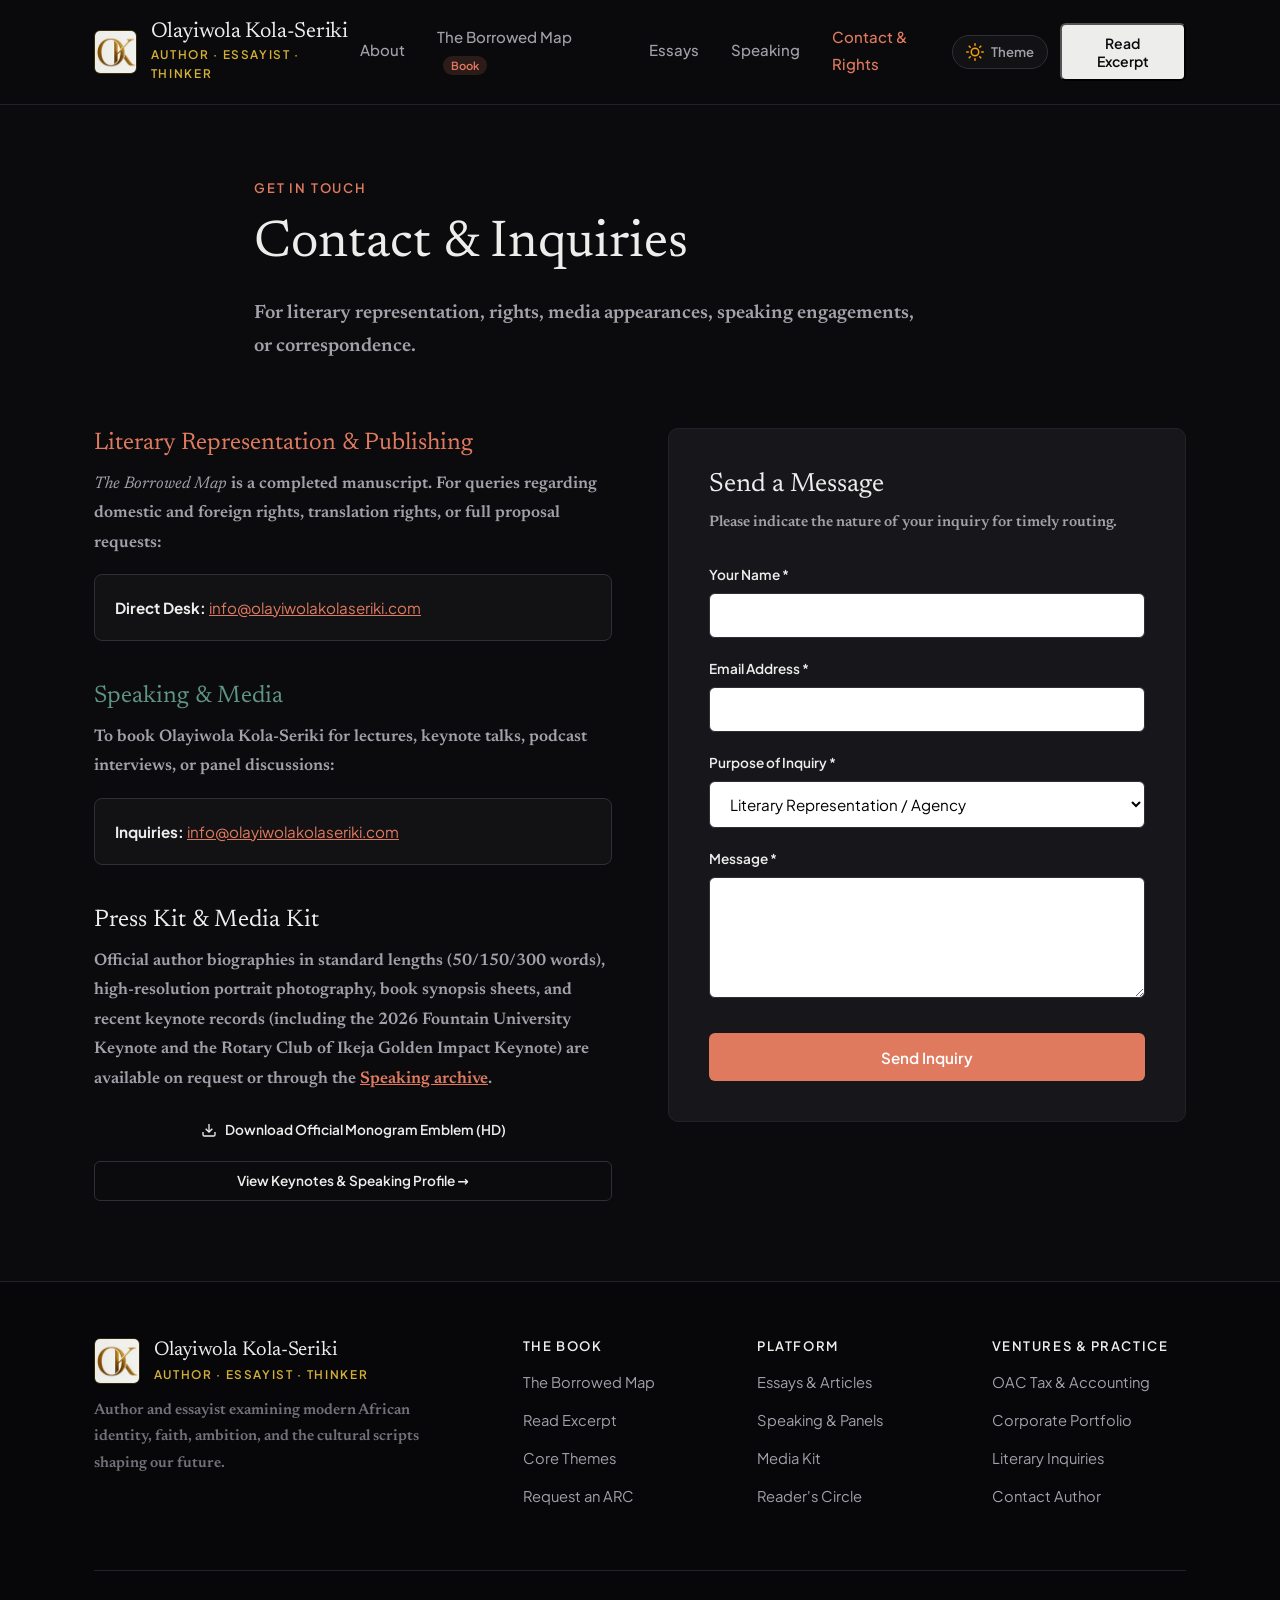
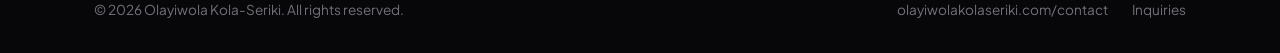
<file: contact/index.html>
<!DOCTYPE html>
<html lang="en">
<head>
  <meta charset="UTF-8">
  <meta name="viewport" content="width=device-width, initial-scale=1.0">
  <!-- Primary SEO Meta Tags -->
  <title>Contact & Representation | Olayiwola Kola-Seriki</title>
  <meta name="description" content="Inquiries for literary representation, publishing rights, speaking engagements, and correspondence for Olayiwola Kola-Seriki.">
  <link rel="canonical" href="https://olayiwolakolaseriki.com/contact/">
  <meta name="robots" content="index, follow, max-image-preview:large, max-snippet:-1, max-video-preview:-1">
  <meta name="author" content="Olayiwola Kola-Seriki">
  <meta name="keywords" content="Olayiwola Kola-Seriki contact, literary agent inquiries, publishing rights The Borrowed Map, speaking booking, press media kit">
  
  <!-- Favicon (OK Monogram on Ivory Linen) -->
  <link rel="icon" type="image/x-icon" href="/favicon.ico">
  <link rel="icon" type="image/png" sizes="32x32" href="/favicon-32x32.png">
  <link rel="icon" type="image/png" sizes="16x16" href="/favicon-16x16.png">
  <link rel="apple-touch-icon" sizes="180x180" href="/apple-touch-icon.png">
  
  <!-- Open Graph / Meta -->
  <meta property="og:type" content="website">
  <meta property="og:url" content="https://olayiwolakolaseriki.com/contact/">
  <meta property="og:site_name" content="Olayiwola Kola-Seriki">
  <meta property="og:title" content="Contact & Representation | Olayiwola Kola-Seriki">
  <meta property="og:description" content="Inquiries for literary representation, publishing rights, speaking engagements, and correspondence for Olayiwola Kola-Seriki.">
  
  <!-- Primary Image: Author Official Portrait (1200px High-Res) -->
  <meta property="og:image" content="https://olayiwolakolaseriki.com/assets/images/author-portrait-1200.jpg">
  <meta property="og:image:secure_url" content="https://olayiwolakolaseriki.com/assets/images/author-portrait-1200.jpg">
  <meta property="og:image:type" content="image/jpeg">
  <meta property="og:image:width" content="1200">
  <meta property="og:image:height" content="1791">
  <meta property="og:image:alt" content="Olayiwola Kola-Seriki Official Author Portrait">

  <!-- Secondary Image: Existing Book Front Cover (1200px High-Res) -->
  <meta property="og:image" content="https://olayiwolakolaseriki.com/assets/images/the-borrowed-map-cover-3d-1200.jpg">
  <meta property="og:image:secure_url" content="https://olayiwolakolaseriki.com/assets/images/the-borrowed-map-cover-3d-1200.jpg">
  <meta property="og:image:type" content="image/jpeg">
  <meta property="og:image:width" content="1200">
  <meta property="og:image:height" content="1911">
  <meta property="og:image:alt" content="Front cover of The Borrowed Map by Olayiwola Kola-Seriki">
  
  <!-- Twitter Cards -->
  <meta name="twitter:card" content="summary_large_image">
  <meta name="twitter:url" content="https://olayiwolakolaseriki.com/contact/">
  <meta name="twitter:title" content="Contact & Representation | Olayiwola Kola-Seriki">
  <meta name="twitter:description" content="Literary representation, publishing rights, and speaking bookings.">
  <meta name="twitter:image" content="https://olayiwolakolaseriki.com/assets/images/author-portrait-1200.jpg">
  <meta name="twitter:image:alt" content="Olayiwola Kola-Seriki Author Portrait">

  <!-- Theme Init (Anti-Flicker: default dark mode) -->
  <script>
    (function() {
      try {
        var stored = localStorage.getItem('theme');
        var theme = stored ? stored : 'dark';
        document.documentElement.setAttribute('data-theme', theme);
      } catch (e) {}
    })();
  </script>
  <meta name="theme-color" content="#0B0B0D">

  <!-- Critical Performance Preloads -->
  <link rel="preload" as="font" type="font/woff2" href="/assets/fonts/newsreader-400.woff2" crossorigin>
  <link rel="preload" as="font" type="font/woff2" href="/assets/fonts/plus-jakarta-sans-400.woff2" crossorigin>

  <link rel="stylesheet" href="/assets/css/styles.css?v=3">
  
  <!-- Schema.org JSON-LD: ContactPage Entity -->
  <script type="application/ld+json">
  {
    "@context": "https://schema.org",
    "@type": "ContactPage",
    "name": "Contact, Advisory & Literary Representation for Olayiwola Kola-Seriki",
    "url": "https://olayiwolakolaseriki.com/contact/",
    "mainEntity": {
      "@type": "Person",
      "@id": "https://olayiwolakolaseriki.com/#author",
      "name": "Olayiwola Kola-Seriki",
      "givenName": "Quddus Olayiwola",
      "familyName": "Kola-Seriki",
      "additionalName": "Layi",
      "alternateName": [
        "Quddus Olayiwola Kola-Seriki",
        "Kola-Seriki Quddus Olayiwola",
        "Layi Kola-Seriki",
        "Doctor Layi",
        "Quddus Kola-Seriki"
      ],
      "email": "info@olayiwolakolaseriki.com",
      "url": "https://olayiwolakolaseriki.com/",
      "image": [
        "https://olayiwolakolaseriki.com/assets/images/author-portrait-1200.jpg",
        "https://olayiwolakolaseriki.com/assets/images/author-portrait-square-1200.jpg",
        "https://olayiwolakolaseriki.com/assets/images/author-portrait.jpg"
      ],
      "sameAs": [
        "https://www.linkedin.com/in/olayiwola-kola-seriki-296878146",
        "https://oactax.com.ng",
        "https://coordinatespress.com",
        "https://fuo.edu.ng"
      ]
    }
  }
  </script>
</head>
<body>

  <!-- Site Navigation -->
  <header class="site-header">
    <div class="container nav-wrapper">
      <a href="/" class="brand-link" aria-label="Olayiwola Kola-Seriki Home">
        <picture>
          <source srcset="/assets/images/brand-monogram-nav.webp" type="image/webp">
          <img src="/assets/images/brand-monogram-nav.png" alt="Olayiwola Kola-Seriki Monogram" class="brand-monogram-nav" width="44" height="44" decoding="async">
        </picture>
        <div class="brand-text">
          <span class="brand-name">Olayiwola Kola-Seriki</span>
          <span class="brand-tagline">Author &middot; Essayist &middot; Thinker</span>
        </div>
      </a>

      <nav aria-label="Primary Navigation">
        <ul class="nav-links">
          <li><a href="/about/" class="nav-item">About</a></li>
          <li>
            <a href="/the-borrowed-map/" class="nav-item">
              The Borrowed Map <span class="nav-badge">Book</span>
            </a>
          </li>
          <li><a href="/essays/" class="nav-item">Essays</a></li>
          <li><a href="/speaking/" class="nav-item">Speaking</a></li>
          <li><a href="/contact/" class="nav-item active">Contact & Rights</a></li>
        </ul>
      </nav>

      <div style="display: flex; gap: 0.75rem; align-items: center;">
        <button class="theme-toggle" id="themeToggle" aria-label="Switch between dark and bright mode" title="Toggle dark/bright mode">
          <svg class="sun-icon" width="18" height="18" viewBox="0 0 24 24" fill="none" stroke="currentColor" stroke-width="2" stroke-linecap="round" stroke-linejoin="round" aria-hidden="true">
            <circle cx="12" cy="12" r="5"></circle>
            <line x1="12" y1="1" x2="12" y2="3"></line>
            <line x1="12" y1="21" x2="12" y2="23"></line>
            <line x1="4.22" y1="4.22" x2="5.64" y2="5.64"></line>
            <line x1="18.36" y1="18.36" x2="19.78" y2="19.78"></line>
            <line x1="1" y1="12" x2="3" y2="12"></line>
            <line x1="21" y1="12" x2="23" y2="12"></line>
            <line x1="4.22" y1="19.78" x2="5.64" y2="18.36"></line>
            <line x1="18.36" y1="5.64" x2="19.78" y2="4.22"></line>
          </svg>
          <svg class="moon-icon" width="18" height="18" viewBox="0 0 24 24" fill="none" stroke="currentColor" stroke-width="2" stroke-linecap="round" stroke-linejoin="round" aria-hidden="true">
            <path d="M21 12.79A9 9 0 1 1 11.21 3 7 7 0 0 0 21 12.79z"></path>
          </svg>
          <span class="theme-toggle-label">Theme</span>
        </button>
        <button class="btn-header" data-open-excerpt>Read Excerpt</button>
        <button class="mobile-toggle" id="mobileToggle" aria-label="Toggle navigation" aria-expanded="false">
          <svg fill="none" viewBox="0 0 24 24" stroke="currentColor">
            <path stroke-linecap="round" stroke-linejoin="round" stroke-width="2" d="M4 6h16M4 12h16M4 18h16" />
          </svg>
        </button>
      </div>
    </div>

    <!-- Mobile Drawer -->
    <div class="mobile-nav" id="mobileNav">
      <a href="/about/" class="nav-item">About Layi</a>
      <a href="/the-borrowed-map/" class="nav-item">The Borrowed Map (The Book)</a>
      <a href="/essays/" class="nav-item">Essays & Articles</a>
      <a href="/speaking/" class="nav-item">Speaking & Panels</a>
      <a href="/contact/" class="nav-item active">Contact & Literary Inquiries</a>
    </div>
  </header>

  <main>
    <section style="padding: 4.5rem 0 3rem;">
      <div class="container-narrow">
        <p class="eyebrow" style="margin-bottom: 0.75rem;">Get in Touch</p>
        <h1 style="font-size: clamp(2.4rem, 5vw, 3.25rem); margin-bottom: 1.25rem;">Contact & Inquiries</h1>
        <p style="font-size: 1.2rem; color: var(--text-secondary); max-width: 680px;">
          For literary representation, rights, media appearances, speaking engagements, or correspondence.
        </p>
      </div>
    </section>

    <section style="padding: 1rem 0 5rem;">
      <div class="container">
        <div style="display: grid; grid-template-columns: repeat(auto-fit, minmax(320px, 1fr)); gap: 3.5rem;">
          
          <!-- Information Channels -->
          <div>
            <div style="margin-bottom: 2.5rem;">
              <h3 style="font-size: 1.5rem; margin-bottom: 0.75rem; color: var(--accent-terracotta);">
                Literary Representation & Publishing
              </h3>
              <p style="font-size: 1.05rem; margin-bottom: 1rem;">
                <em>The Borrowed Map</em> is a completed manuscript. For queries regarding domestic and foreign rights, translation rights, or full proposal requests:
              </p>
              <div style="background-color: var(--bg-surface); border: 1px solid var(--border-medium); border-radius: 8px; padding: 1.25rem; font-family: var(--font-sans); font-size: 0.95rem;">
                <strong>Direct Desk:</strong> <a href="mailto:info@olayiwolakolaseriki.com" style="color: var(--accent-terracotta); text-decoration: underline;">info@olayiwolakolaseriki.com</a>
              </div>
            </div>

            <div style="margin-bottom: 2.5rem;">
              <h3 style="font-size: 1.5rem; margin-bottom: 0.75rem; color: var(--accent-forest);">
                Speaking & Media
              </h3>
              <p style="font-size: 1.05rem; margin-bottom: 1rem;">
                To book Olayiwola Kola-Seriki for lectures, keynote talks, podcast interviews, or panel discussions:
              </p>
              <div style="background-color: var(--bg-surface); border: 1px solid var(--border-medium); border-radius: 8px; padding: 1.25rem; font-family: var(--font-sans); font-size: 0.95rem;">
                <strong>Inquiries:</strong> <a href="mailto:info@olayiwolakolaseriki.com" style="color: var(--accent-terracotta); text-decoration: underline;">info@olayiwolakolaseriki.com</a>
              </div>
            </div>

            <div>
              <h3 style="font-size: 1.5rem; margin-bottom: 0.75rem;">
                Press Kit &amp; Media Kit
              </h3>
              <p style="font-size: 1.05rem; margin-bottom: 1rem;">
                Official author biographies in standard lengths (50/150/300 words), high-resolution portrait photography, book synopsis sheets, and recent keynote records (including the 2026 Fountain University Keynote and the Rotary Club of Ikeja Golden Impact Keynote) are available on request or through the <a href="/speaking/" style="color: var(--accent-terracotta); text-decoration: underline;">Speaking archive</a>.
              </p>
              <div style="margin-top: 1rem; display: flex; flex-direction: column; gap: 0.65rem;">
                <a href="/assets/brand/olayiwola_kolaseriki_master_monogram_full.jpg" target="_blank" download class="btn btn-outline" style="font-size: 0.85rem; padding: 0.5rem 1rem; display: inline-flex; align-items: center; gap: 0.5rem;">
                  <svg width="16" height="16" viewBox="0 0 24 24" fill="none" stroke="currentColor" stroke-width="2"><path d="M21 15v4a2 2 0 0 1-2 2H5a2 2 0 0 1-2-2v-4"></path><polyline points="7 10 12 15 17 10"></polyline><line x1="12" y1="15" x2="12" y2="3"></line></svg>
                  Download Official Monogram Emblem (HD)
                </a>
                <a href="/speaking/" class="btn btn-secondary" style="font-size: 0.85rem; padding: 0.5rem 1rem; display: inline-flex; align-items: center; gap: 0.5rem;">
                  View Keynotes &amp; Speaking Profile &rarr;
                </a>
              </div>
            </div>
          </div>

          <!-- Direct Form -->
          <div>
            <div class="editorial-card" style="padding: 2.5rem;">
              <h3 style="font-size: 1.65rem; margin-bottom: 0.5rem;">Send a Message</h3>
              <p style="font-size: 0.95rem; margin-bottom: 1.75rem;">
                Please indicate the nature of your inquiry for timely routing.
              </p>

              <form id="contactForm" action="https://formspree.io/f/xjygbjyv" method="POST" style="display: flex; flex-direction: column; gap: 1.25rem; font-family: var(--font-sans);">
                <input type="hidden" name="_to" value="info@olayiwolakolaseriki.com">
                <input type="hidden" name="_subject" value="New Direct Inquiry - olayiwolakolaseriki.com">
                <input type="hidden" name="form_source" value="Contact Page Inquiry">
                <div>
                  <label for="name" style="display: block; font-size: 0.85rem; font-weight: 600; margin-bottom: 0.4rem;">Your Name *</label>
                  <input type="text" id="name" name="name" required style="width: 100%; padding: 0.75rem 1rem; border: 1px solid var(--border-medium); border-radius: 6px; font-family: inherit; font-size: 0.95rem; outline: none; background: #fff;">
                </div>

                <div>
                  <label for="email" style="display: block; font-size: 0.85rem; font-weight: 600; margin-bottom: 0.4rem;">Email Address *</label>
                  <input type="email" id="email" name="email" required style="width: 100%; padding: 0.75rem 1rem; border: 1px solid var(--border-medium); border-radius: 6px; font-family: inherit; font-size: 0.95rem; outline: none; background: #fff;">
                </div>

                <div>
                  <label for="inquiryType" style="display: block; font-size: 0.85rem; font-weight: 600; margin-bottom: 0.4rem;">Purpose of Inquiry *</label>
                  <select id="inquiryType" name="inquiry_type" required style="width: 100%; padding: 0.75rem 1rem; border: 1px solid var(--border-medium); border-radius: 6px; font-family: inherit; font-size: 0.95rem; outline: none; background: #fff;">
                    <option value="representation">Literary Representation / Agency</option>
                    <option value="rights">Publishing / Translation Rights</option>
                    <option value="arc_request">Advance Reader Copy (ARC) Request</option>
                    <option value="speaking">Speaking / Lecture / Panel</option>
                    <option value="media">Podcast / Media / Interview</option>
                    <option value="reader">Reader Correspondence</option>
                  </select>
                </div>

                <div>
                  <label for="message" style="display: block; font-size: 0.85rem; font-weight: 600; margin-bottom: 0.4rem;">Message *</label>
                  <textarea id="message" name="message" rows="5" required style="width: 100%; padding: 0.75rem 1rem; border: 1px solid var(--border-medium); border-radius: 6px; font-family: inherit; font-size: 0.95rem; outline: none; background: #fff;"></textarea>
                </div>

                <button type="submit" id="contactSubmitBtn" class="btn btn-primary" style="margin-top: 0.5rem;">Send Inquiry</button>
              </form>

              <div id="contactSuccess" style="display: none; margin-top: 1.25rem; padding: 1rem; background-color: var(--accent-forest-light); color: var(--accent-forest); border-radius: 6px; font-family: var(--font-sans); font-size: 0.95rem; font-weight: 500;">
                Thank you for your message. Your inquiry has been received and routed to Layi's desk.
              </div>
            </div>
          </div>

        </div>
      </div>
    </section>
  </main>

  <!-- Site Footer -->
  <footer class="site-footer">
    <div class="container">
      <div class="footer-grid">
        <div>
          <a href="/" style="display: inline-flex; align-items: center; gap: 0.85rem; margin-bottom: 0.85rem; text-decoration: none;">
            <picture>
              <source srcset="/assets/images/brand-monogram-footer.webp" type="image/webp">
              <img src="/assets/images/brand-monogram-footer.png" alt="Olayiwola Kola-Seriki Monogram" class="footer-monogram" width="46" height="46" loading="lazy" decoding="async">
            </picture>
            <div>
              <span class="brand-name" style="font-size: 1.25rem; display: block; line-height: 1.2;">Olayiwola Kola-Seriki</span>
              <span class="brand-tagline" style="display: block; margin-top: 0.15rem;">Author &middot; Essayist &middot; Thinker</span>
            </div>
          </a>
          <p style="font-size: 0.95rem; color: var(--text-muted); max-width: 340px;">
            Author and essayist examining modern African identity, faith, ambition, and the cultural scripts shaping our future.
          </p>
        </div>

        <div class="footer-col">
          <h4>The Book</h4>
          <ul class="footer-links">
            <li><a href="/the-borrowed-map/">The Borrowed Map</a></li>
            <li><a href="#" data-open-excerpt>Read Excerpt</a></li>
            <li><a href="/the-borrowed-map/#themes">Core Themes</a></li>
            <li><a href="/the-borrowed-map/#arc">Request an ARC</a></li>
          </ul>
        </div>

        <div class="footer-col">
          <h4>Platform</h4>
          <ul class="footer-links">
            <li><a href="/essays/">Essays & Articles</a></li>
            <li><a href="/speaking/">Speaking & Panels</a></li>
            <li><a href="/contact/">Media Kit</a></li>
            <li><a href="/#newsletter">Reader's Circle</a></li>
          </ul>
        </div>

        <div class="footer-col">
          <h4>Ventures & Practice</h4>
          <ul class="footer-links">
            <li><a href="https://oactax.com.ng" target="_blank" rel="noopener">OAC Tax &amp; Accounting</a></li>
            <li><a href="/about/#ventures">Corporate Portfolio</a></li>
            <li><a href="/contact/">Literary Inquiries</a></li>
            <li><a href="/contact/">Contact Author</a></li>
          </ul>
        </div>
      </div>

      <div class="footer-bottom">
        <div>&copy; 2026 Olayiwola Kola-Seriki. All rights reserved.</div>
        <div style="display: flex; gap: 1.5rem;">
          <span>olayiwolakolaseriki.com/contact</span>
          <a href="/contact/" style="color: var(--text-muted);">Inquiries</a>
        </div>
      </div>
    </div>
  </footer>

  <script defer src="/assets/js/main.js?v=3"></script>
  <!-- Cloudflare Web Analytics -->
  <script defer src="https://static.cloudflareinsights.com/beacon.min.js" data-cf-beacon='{"token": "93169b39a39d4640a1ff8a6bffdba1cd"}'></script>
  <!-- End Cloudflare Web Analytics -->
</body>
</html>
</file>
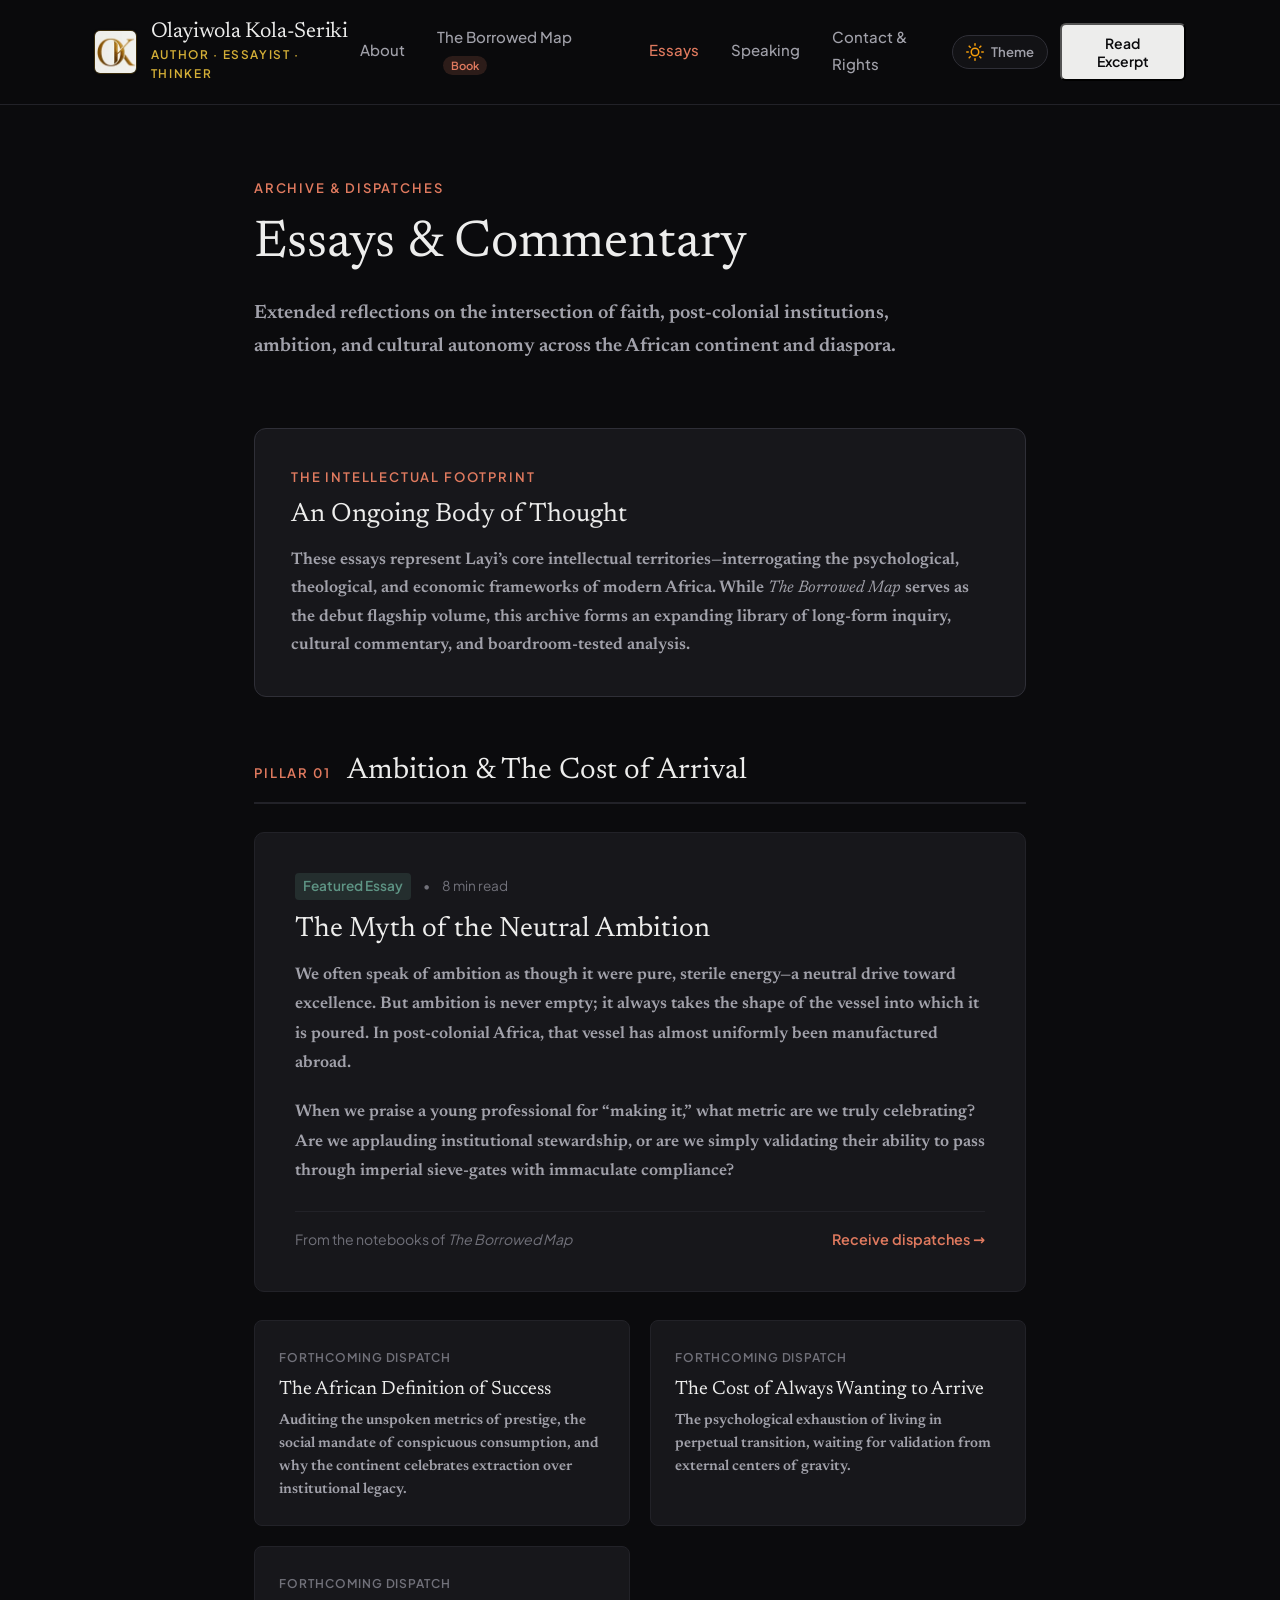
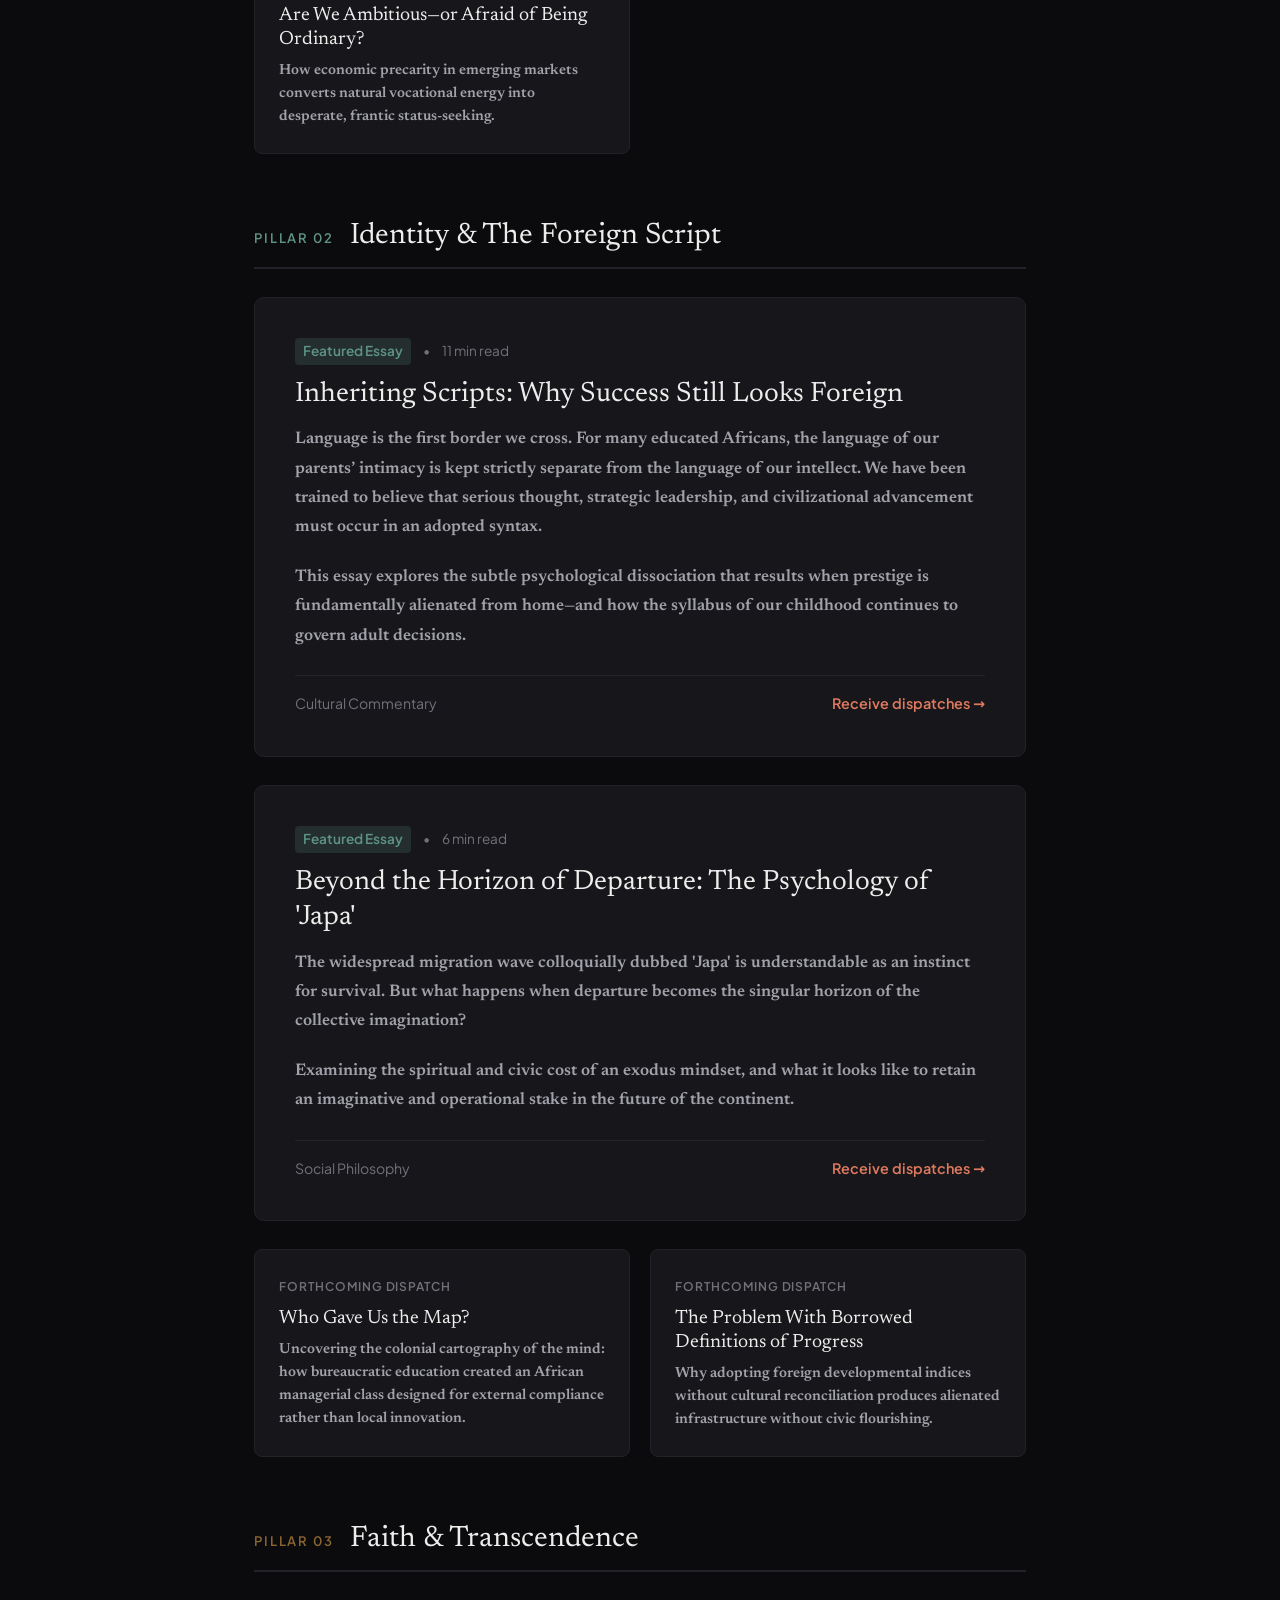
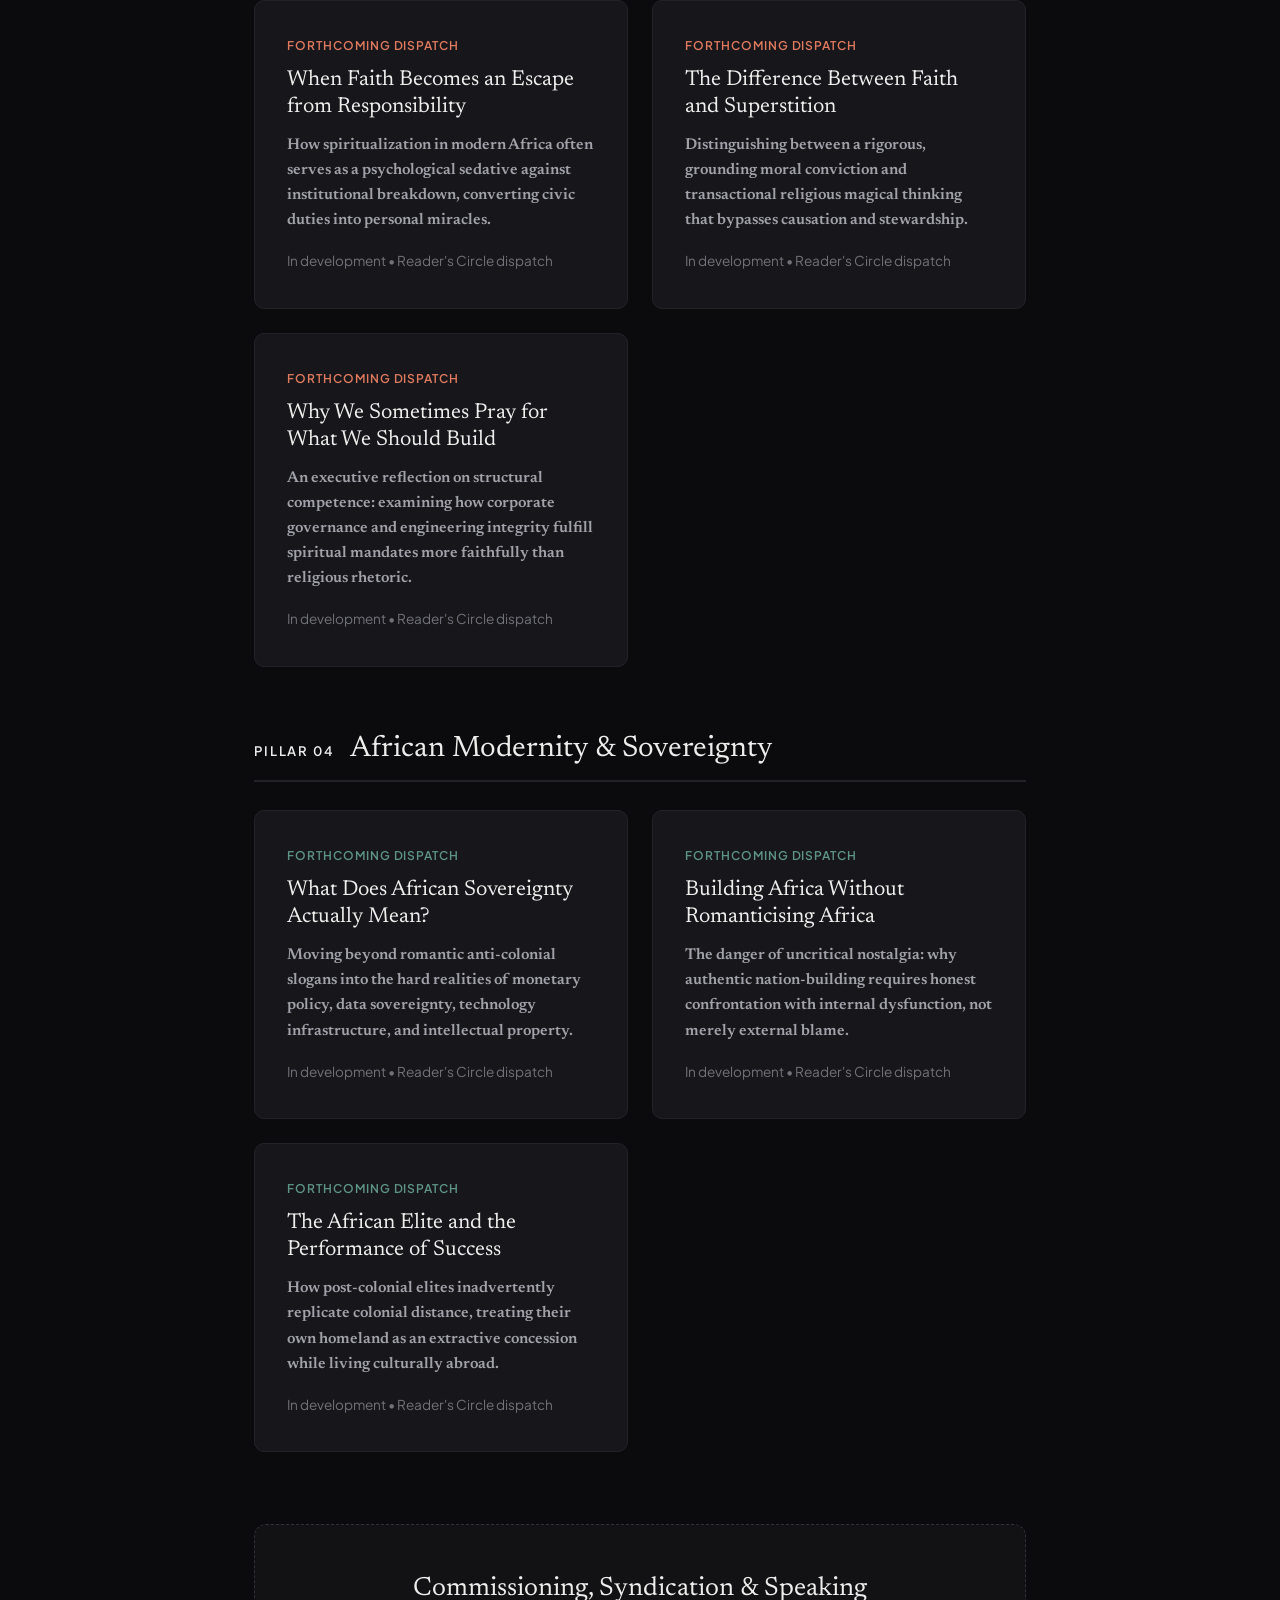
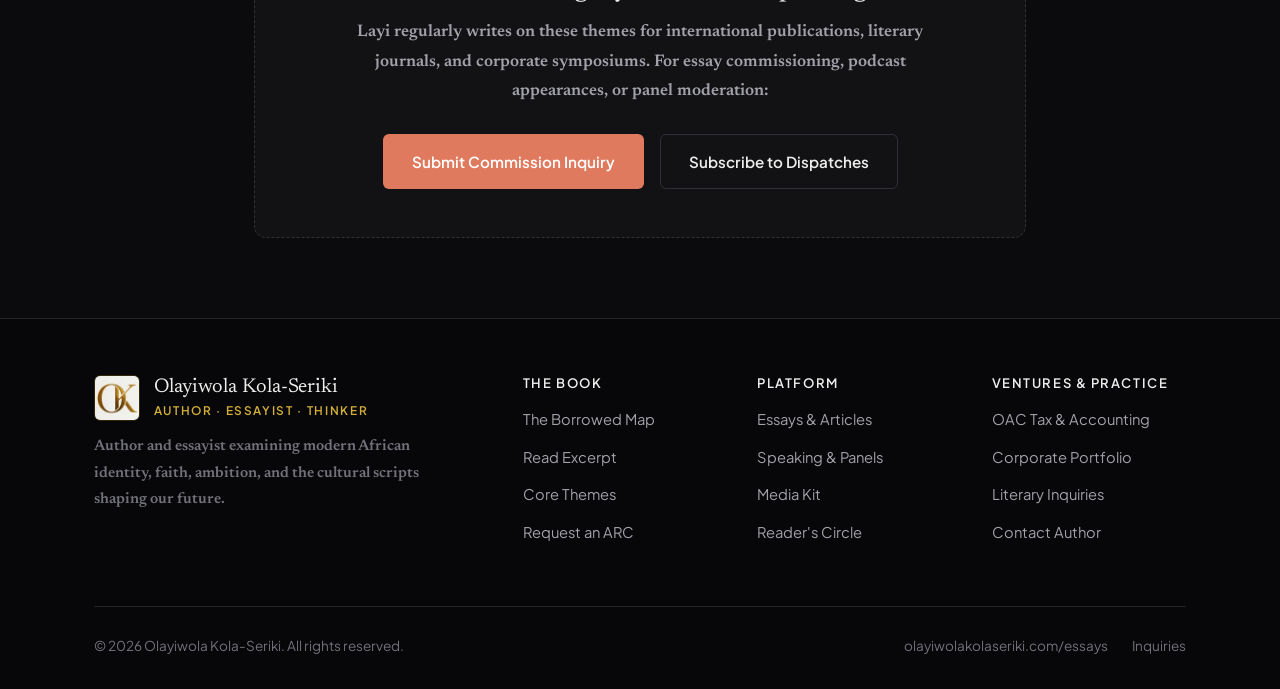
<file: essays/index.html>
<!DOCTYPE html>
<html lang="en">
<head>
  <meta charset="UTF-8">
  <meta name="viewport" content="width=device-width, initial-scale=1.0">
  <!-- Primary SEO Meta Tags -->
  <title>Essays & Commentary | Olayiwola Kola-Seriki</title>
  <meta name="description" content="Essays and cultural criticism by Olayiwola Kola-Seriki examining modern African identity, faith, ambition, and the foreign scripts of contemporary Africa.">
  <link rel="canonical" href="https://olayiwolakolaseriki.com/essays/">
  <meta name="robots" content="index, follow, max-image-preview:large, max-snippet:-1, max-video-preview:-1">
  <meta name="author" content="Olayiwola Kola-Seriki">
  <meta name="keywords" content="African cultural essays, Olayiwola Kola-Seriki essays, modern African identity, post-colonial conditioning, faith and ambition, African literature">
  
  <!-- Favicon (OK Monogram on Ivory Linen) -->
  <link rel="icon" type="image/x-icon" href="/favicon.ico">
  <link rel="icon" type="image/png" sizes="32x32" href="/favicon-32x32.png">
  <link rel="icon" type="image/png" sizes="16x16" href="/favicon-16x16.png">
  <link rel="apple-touch-icon" sizes="180x180" href="/apple-touch-icon.png">
  
  <!-- Open Graph / Meta -->
  <meta property="og:type" content="website">
  <meta property="og:url" content="https://olayiwolakolaseriki.com/essays/">
  <meta property="og:site_name" content="Olayiwola Kola-Seriki">
  <meta property="og:title" content="Essays & Commentary | Olayiwola Kola-Seriki">
  <meta property="og:description" content="Essays on modern African identity, faith, ambition, and cultural scripts by Olayiwola Kola-Seriki.">
  
  <!-- Primary Image: Author Official Portrait (1200px High-Res) -->
  <meta property="og:image" content="https://olayiwolakolaseriki.com/assets/images/author-portrait-1200.jpg">
  <meta property="og:image:secure_url" content="https://olayiwolakolaseriki.com/assets/images/author-portrait-1200.jpg">
  <meta property="og:image:type" content="image/jpeg">
  <meta property="og:image:width" content="1200">
  <meta property="og:image:height" content="1791">
  <meta property="og:image:alt" content="Olayiwola Kola-Seriki Official Author Portrait">

  <!-- Secondary Image: Existing Book Front Cover (1200px High-Res) -->
  <meta property="og:image" content="https://olayiwolakolaseriki.com/assets/images/the-borrowed-map-cover-3d-1200.jpg">
  <meta property="og:image:secure_url" content="https://olayiwolakolaseriki.com/assets/images/the-borrowed-map-cover-3d-1200.jpg">
  <meta property="og:image:type" content="image/jpeg">
  <meta property="og:image:width" content="1200">
  <meta property="og:image:height" content="1911">
  <meta property="og:image:alt" content="Front cover of The Borrowed Map by Olayiwola Kola-Seriki">
  
  <!-- Twitter Cards -->
  <meta name="twitter:card" content="summary_large_image">
  <meta name="twitter:url" content="https://olayiwolakolaseriki.com/essays/">
  <meta name="twitter:title" content="Essays & Commentary | Olayiwola Kola-Seriki">
  <meta name="twitter:description" content="Essays on modern African identity, faith, ambition, and cultural scripts by Olayiwola Kola-Seriki.">
  <meta name="twitter:image" content="https://olayiwolakolaseriki.com/assets/images/author-portrait-1200.jpg">
  <meta name="twitter:image:alt" content="Olayiwola Kola-Seriki Author Portrait">

  <!-- Theme Init (Anti-Flicker: default dark mode) -->
  <script>
    (function() {
      try {
        var stored = localStorage.getItem('theme');
        var theme = stored ? stored : 'dark';
        document.documentElement.setAttribute('data-theme', theme);
      } catch (e) {}
    })();
  </script>
  <meta name="theme-color" content="#0B0B0D">

  <!-- Critical Performance Preloads -->
  <link rel="preload" as="font" type="font/woff2" href="/assets/fonts/newsreader-400.woff2" crossorigin>
  <link rel="preload" as="font" type="font/woff2" href="/assets/fonts/plus-jakarta-sans-400.woff2" crossorigin>

  <link rel="stylesheet" href="/assets/css/styles.css?v=3">
  
  <!-- Schema.org JSON-LD: CollectionPage -->
  <script type="application/ld+json">
  {
    "@context": "https://schema.org",
    "@type": "CollectionPage",
    "name": "Essays & Commentary by Olayiwola Kola-Seriki",
    "url": "https://olayiwolakolaseriki.com/essays/",
    "description": "Essays examining African identity, post-colonial conditioning, faith, and ambition in modern Africa.",
    "author": {
      "@type": "Person",
      "@id": "https://olayiwolakolaseriki.com/#author",
      "name": "Olayiwola Kola-Seriki",
      "alternateName": ["Layi Kola-Seriki", "Doctor Layi", "Quddus Olayiwola Kola-Seriki"],
      "url": "https://olayiwolakolaseriki.com/",
      "sameAs": [
        "https://www.linkedin.com/in/olayiwola-kola-seriki-296878146"
      ]
    }
  }
  </script>
</head>
<body>

  <!-- Site Navigation -->
  <header class="site-header">
    <div class="container nav-wrapper">
      <a href="/" class="brand-link" aria-label="Olayiwola Kola-Seriki Home">
        <picture>
          <source srcset="/assets/images/brand-monogram-nav.webp" type="image/webp">
          <img src="/assets/images/brand-monogram-nav.png" alt="Olayiwola Kola-Seriki Monogram" class="brand-monogram-nav" width="44" height="44" decoding="async">
        </picture>
        <div class="brand-text">
          <span class="brand-name">Olayiwola Kola-Seriki</span>
          <span class="brand-tagline">Author &middot; Essayist &middot; Thinker</span>
        </div>
      </a>

      <nav aria-label="Primary Navigation">
        <ul class="nav-links">
          <li><a href="/about/" class="nav-item">About</a></li>
          <li>
            <a href="/the-borrowed-map/" class="nav-item">
              The Borrowed Map <span class="nav-badge">Book</span>
            </a>
          </li>
          <li><a href="/essays/" class="nav-item active">Essays</a></li>
          <li><a href="/speaking/" class="nav-item">Speaking</a></li>
          <li><a href="/contact/" class="nav-item">Contact & Rights</a></li>
        </ul>
      </nav>

      <div style="display: flex; gap: 0.75rem; align-items: center;">
        <button class="theme-toggle" id="themeToggle" aria-label="Switch between dark and bright mode" title="Toggle dark/bright mode">
          <svg class="sun-icon" width="18" height="18" viewBox="0 0 24 24" fill="none" stroke="currentColor" stroke-width="2" stroke-linecap="round" stroke-linejoin="round" aria-hidden="true">
            <circle cx="12" cy="12" r="5"></circle>
            <line x1="12" y1="1" x2="12" y2="3"></line>
            <line x1="12" y1="21" x2="12" y2="23"></line>
            <line x1="4.22" y1="4.22" x2="5.64" y2="5.64"></line>
            <line x1="18.36" y1="18.36" x2="19.78" y2="19.78"></line>
            <line x1="1" y1="12" x2="3" y2="12"></line>
            <line x1="21" y1="12" x2="23" y2="12"></line>
            <line x1="4.22" y1="19.78" x2="5.64" y2="18.36"></line>
            <line x1="18.36" y1="5.64" x2="19.78" y2="4.22"></line>
          </svg>
          <svg class="moon-icon" width="18" height="18" viewBox="0 0 24 24" fill="none" stroke="currentColor" stroke-width="2" stroke-linecap="round" stroke-linejoin="round" aria-hidden="true">
            <path d="M21 12.79A9 9 0 1 1 11.21 3 7 7 0 0 0 21 12.79z"></path>
          </svg>
          <span class="theme-toggle-label">Theme</span>
        </button>
        <button class="btn-header" data-open-excerpt>Read Excerpt</button>
        <button class="mobile-toggle" id="mobileToggle" aria-label="Toggle navigation" aria-expanded="false">
          <svg fill="none" viewBox="0 0 24 24" stroke="currentColor">
            <path stroke-linecap="round" stroke-linejoin="round" stroke-width="2" d="M4 6h16M4 12h16M4 18h16" />
          </svg>
        </button>
      </div>
    </div>

    <!-- Mobile Drawer -->
    <div class="mobile-nav" id="mobileNav">
      <a href="/about/" class="nav-item">About Layi</a>
      <a href="/the-borrowed-map/" class="nav-item">The Borrowed Map (The Book)</a>
      <a href="/essays/" class="nav-item active">Essays & Articles</a>
      <a href="/speaking/" class="nav-item">Speaking & Panels</a>
      <a href="/contact/" class="nav-item">Contact & Literary Inquiries</a>
    </div>
  </header>

  <main>
    <section style="padding: 4.5rem 0 3rem;">
      <div class="container-narrow">
        <p class="eyebrow" style="margin-bottom: 0.75rem;">Archive & Dispatches</p>
        <h1 style="font-size: clamp(2.4rem, 5vw, 3.25rem); margin-bottom: 1.25rem;">Essays & Commentary</h1>
        <p style="font-size: 1.2rem; color: var(--text-secondary); max-width: 680px;">
          Extended reflections on the intersection of faith, post-colonial institutions, ambition, and cultural autonomy across the African continent and diaspora.
        </p>
      </div>
    </section>

    <!-- Intellectual Library Section -->
    <section style="padding: 1rem 0 5rem;">
      <div class="container-narrow">
        
        <!-- Orientation / Context Box -->
        <div style="background-color: var(--bg-card); border: 1px solid var(--border-medium); border-radius: 12px; padding: 2.25rem; margin-bottom: 3.5rem;">
          <span class="eyebrow" style="color: var(--accent-terracotta);">The Intellectual Footprint</span>
          <h2 style="font-size: 1.65rem; margin: 0.5rem 0 0.85rem;">An Ongoing Body of Thought</h2>
          <p style="font-size: 1.05rem; line-height: 1.7; color: var(--text-secondary); margin: 0;">
            These essays represent Layi&rsquo;s core intellectual territories&mdash;interrogating the psychological, theological, and economic frameworks of modern Africa. While <em>The Borrowed Map</em> serves as the debut flagship volume, this archive forms an expanding library of long-form inquiry, cultural commentary, and boardroom-tested analysis.
          </p>
        </div>

        <div style="display: flex; flex-direction: column; gap: 4rem;">

          <!-- PILLAR 01: AMBITION & THE COST OF ARRIVAL -->
          <div>
            <div style="display: flex; align-items: baseline; gap: 1rem; margin-bottom: 1.75rem; border-bottom: 2px solid var(--border-subtle); padding-bottom: 0.75rem;">
              <span class="eyebrow" style="font-size: 0.82rem; color: var(--accent-terracotta);">Pillar 01</span>
              <h2 style="font-size: 1.85rem; margin: 0;">Ambition & The Cost of Arrival</h2>
            </div>

            <div style="display: flex; flex-direction: column; gap: 1.75rem;">
              <!-- Featured Essay 1 -->
              <article id="the-myth-of-neutral-ambition" class="editorial-card" style="padding: 2.5rem;">
                <div style="display: flex; gap: 0.75rem; align-items: center; margin-bottom: 0.75rem; font-family: var(--font-sans); font-size: 0.85rem; color: var(--text-muted);">
                  <span style="background: var(--accent-forest-light); color: var(--accent-forest); font-weight: 600; padding: 0.15rem 0.5rem; border-radius: 4px;">Featured Essay</span>
                  <span>&bull;</span>
                  <span>8 min read</span>
                </div>
                <h3 style="font-size: 1.75rem; margin-bottom: 0.85rem;">The Myth of the Neutral Ambition</h3>
                <p style="margin-bottom: 1.25rem; font-size: 1.05rem;">
                  We often speak of ambition as though it were pure, sterile energy&mdash;a neutral drive toward excellence. But ambition is never empty; it always takes the shape of the vessel into which it is poured. In post-colonial Africa, that vessel has almost uniformly been manufactured abroad.
                </p>
                <p style="margin-bottom: 1.5rem; font-size: 1.05rem;">
                  When we praise a young professional for &ldquo;making it,&rdquo; what metric are we truly celebrating? Are we applauding institutional stewardship, or are we simply validating their ability to pass through imperial sieve-gates with immaculate compliance?
                </p>
                <div style="padding-top: 1rem; border-top: 1px solid var(--border-subtle); display: flex; justify-content: space-between; align-items: center;">
                  <span style="font-family: var(--font-sans); font-size: 0.88rem; color: var(--text-muted);">From the notebooks of <em>The Borrowed Map</em></span>
                  <a href="/#newsletter" style="font-family: var(--font-sans); font-size: 0.9rem; font-weight: 600; color: var(--accent-terracotta);">Receive dispatches &rarr;</a>
                </div>
              </article>

              <!-- Forthcoming Dispatches in Ambition -->
              <div style="display: grid; grid-template-columns: repeat(auto-fit, minmax(280px, 1fr)); gap: 1.25rem;">
                <div style="padding: 1.5rem; background: var(--bg-card); border: 1px solid var(--border-subtle); border-radius: 8px;">
                  <span style="font-family: var(--font-sans); font-size: 0.75rem; text-transform: uppercase; letter-spacing: 0.08em; color: var(--text-muted); font-weight: 600;">Forthcoming Dispatch</span>
                  <h4 style="font-size: 1.2rem; margin: 0.4rem 0 0.5rem;">The African Definition of Success</h4>
                  <p style="font-size: 0.92rem; color: var(--text-secondary); line-height: 1.55; margin: 0;">
                    Auditing the unspoken metrics of prestige, the social mandate of conspicuous consumption, and why the continent celebrates extraction over institutional legacy.
                  </p>
                </div>
                <div style="padding: 1.5rem; background: var(--bg-card); border: 1px solid var(--border-subtle); border-radius: 8px;">
                  <span style="font-family: var(--font-sans); font-size: 0.75rem; text-transform: uppercase; letter-spacing: 0.08em; color: var(--text-muted); font-weight: 600;">Forthcoming Dispatch</span>
                  <h4 style="font-size: 1.2rem; margin: 0.4rem 0 0.5rem;">The Cost of Always Wanting to Arrive</h4>
                  <p style="font-size: 0.92rem; color: var(--text-secondary); line-height: 1.55; margin: 0;">
                    The psychological exhaustion of living in perpetual transition, waiting for validation from external centers of gravity.
                  </p>
                </div>
                <div style="padding: 1.5rem; background: var(--bg-card); border: 1px solid var(--border-subtle); border-radius: 8px;">
                  <span style="font-family: var(--font-sans); font-size: 0.75rem; text-transform: uppercase; letter-spacing: 0.08em; color: var(--text-muted); font-weight: 600;">Forthcoming Dispatch</span>
                  <h4 style="font-size: 1.2rem; margin: 0.4rem 0 0.5rem;">Are We Ambitious&mdash;or Afraid of Being Ordinary?</h4>
                  <p style="font-size: 0.92rem; color: var(--text-secondary); line-height: 1.55; margin: 0;">
                    How economic precarity in emerging markets converts natural vocational energy into desperate, frantic status-seeking.
                  </p>
                </div>
              </div>
            </div>
          </div>

          <!-- PILLAR 02: IDENTITY & THE FOREIGN SCRIPT -->
          <div>
            <div style="display: flex; align-items: baseline; gap: 1rem; margin-bottom: 1.75rem; border-bottom: 2px solid var(--border-subtle); padding-bottom: 0.75rem;">
              <span class="eyebrow" style="font-size: 0.82rem; color: var(--accent-forest);">Pillar 02</span>
              <h2 style="font-size: 1.85rem; margin: 0;">Identity & The Foreign Script</h2>
            </div>

            <div style="display: flex; flex-direction: column; gap: 1.75rem;">
              <!-- Featured Essay 2 -->
              <article id="inherited-scripts" class="editorial-card" style="padding: 2.5rem;">
                <div style="display: flex; gap: 0.75rem; align-items: center; margin-bottom: 0.75rem; font-family: var(--font-sans); font-size: 0.85rem; color: var(--text-muted);">
                  <span style="background: var(--accent-forest-light); color: var(--accent-forest); font-weight: 600; padding: 0.15rem 0.5rem; border-radius: 4px;">Featured Essay</span>
                  <span>&bull;</span>
                  <span>11 min read</span>
                </div>
                <h3 style="font-size: 1.75rem; margin-bottom: 0.85rem;">Inheriting Scripts: Why Success Still Looks Foreign</h3>
                <p style="margin-bottom: 1.25rem; font-size: 1.05rem;">
                  Language is the first border we cross. For many educated Africans, the language of our parents&rsquo; intimacy is kept strictly separate from the language of our intellect. We have been trained to believe that serious thought, strategic leadership, and civilizational advancement must occur in an adopted syntax.
                </p>
                <p style="margin-bottom: 1.5rem; font-size: 1.05rem;">
                  This essay explores the subtle psychological dissociation that results when prestige is fundamentally alienated from home&mdash;and how the syllabus of our childhood continues to govern adult decisions.
                </p>
                <div style="padding-top: 1rem; border-top: 1px solid var(--border-subtle); display: flex; justify-content: space-between; align-items: center;">
                  <span style="font-family: var(--font-sans); font-size: 0.88rem; color: var(--text-muted);">Cultural Commentary</span>
                  <a href="/#newsletter" style="font-family: var(--font-sans); font-size: 0.9rem; font-weight: 600; color: var(--accent-terracotta);">Receive dispatches &rarr;</a>
                </div>
              </article>

              <!-- Featured Essay 3 (Japa) -->
              <article id="beyond-departure" class="editorial-card" style="padding: 2.5rem;">
                <div style="display: flex; gap: 0.75rem; align-items: center; margin-bottom: 0.75rem; font-family: var(--font-sans); font-size: 0.85rem; color: var(--text-muted);">
                  <span style="background: var(--accent-forest-light); color: var(--accent-forest); font-weight: 600; padding: 0.15rem 0.5rem; border-radius: 4px;">Featured Essay</span>
                  <span>&bull;</span>
                  <span>6 min read</span>
                </div>
                <h3 style="font-size: 1.75rem; margin-bottom: 0.85rem;">Beyond the Horizon of Departure: The Psychology of 'Japa'</h3>
                <p style="margin-bottom: 1.25rem; font-size: 1.05rem;">
                  The widespread migration wave colloquially dubbed 'Japa' is understandable as an instinct for survival. But what happens when departure becomes the singular horizon of the collective imagination?
                </p>
                <p style="margin-bottom: 1.5rem; font-size: 1.05rem;">
                  Examining the spiritual and civic cost of an exodus mindset, and what it looks like to retain an imaginative and operational stake in the future of the continent.
                </p>
                <div style="padding-top: 1rem; border-top: 1px solid var(--border-subtle); display: flex; justify-content: space-between; align-items: center;">
                  <span style="font-family: var(--font-sans); font-size: 0.88rem; color: var(--text-muted);">Social Philosophy</span>
                  <a href="/#newsletter" style="font-family: var(--font-sans); font-size: 0.9rem; font-weight: 600; color: var(--accent-terracotta);">Receive dispatches &rarr;</a>
                </div>
              </article>

              <!-- Forthcoming Dispatches in Identity -->
              <div style="display: grid; grid-template-columns: repeat(auto-fit, minmax(280px, 1fr)); gap: 1.25rem;">
                <div style="padding: 1.5rem; background: var(--bg-card); border: 1px solid var(--border-subtle); border-radius: 8px;">
                  <span style="font-family: var(--font-sans); font-size: 0.75rem; text-transform: uppercase; letter-spacing: 0.08em; color: var(--text-muted); font-weight: 600;">Forthcoming Dispatch</span>
                  <h4 style="font-size: 1.2rem; margin: 0.4rem 0 0.5rem;">Who Gave Us the Map?</h4>
                  <p style="font-size: 0.92rem; color: var(--text-secondary); line-height: 1.55; margin: 0;">
                    Uncovering the colonial cartography of the mind: how bureaucratic education created an African managerial class designed for external compliance rather than local innovation.
                  </p>
                </div>
                <div style="padding: 1.5rem; background: var(--bg-card); border: 1px solid var(--border-subtle); border-radius: 8px;">
                  <span style="font-family: var(--font-sans); font-size: 0.75rem; text-transform: uppercase; letter-spacing: 0.08em; color: var(--text-muted); font-weight: 600;">Forthcoming Dispatch</span>
                  <h4 style="font-size: 1.2rem; margin: 0.4rem 0 0.5rem;">The Problem With Borrowed Definitions of Progress</h4>
                  <p style="font-size: 0.92rem; color: var(--text-secondary); line-height: 1.55; margin: 0;">
                    Why adopting foreign developmental indices without cultural reconciliation produces alienated infrastructure without civic flourishing.
                  </p>
                </div>
              </div>
            </div>
          </div>

          <!-- PILLAR 03: FAITH & TRANSCENDENCE -->
          <div>
            <div style="display: flex; align-items: baseline; gap: 1rem; margin-bottom: 1.75rem; border-bottom: 2px solid var(--border-subtle); padding-bottom: 0.75rem;">
              <span class="eyebrow" style="font-size: 0.82rem; color: #8A6530;">Pillar 03</span>
              <h2 style="font-size: 1.85rem; margin: 0;">Faith & Transcendence</h2>
            </div>

            <div style="display: grid; grid-template-columns: repeat(auto-fit, minmax(280px, 1fr)); gap: 1.5rem;">
              <div class="editorial-card" style="padding: 2rem;">
                <span style="font-family: var(--font-sans); font-size: 0.75rem; text-transform: uppercase; letter-spacing: 0.08em; color: var(--accent-terracotta); font-weight: 600;">Forthcoming Dispatch</span>
                <h3 style="font-size: 1.35rem; margin: 0.5rem 0 0.75rem;">When Faith Becomes an Escape from Responsibility</h3>
                <p style="font-size: 0.98rem; color: var(--text-secondary); line-height: 1.6; margin-bottom: 1rem;">
                  How spiritualization in modern Africa often serves as a psychological sedative against institutional breakdown, converting civic duties into personal miracles.
                </p>
                <span style="font-family: var(--font-sans); font-size: 0.85rem; color: var(--text-muted);">In development &bull; Reader's Circle dispatch</span>
              </div>

              <div class="editorial-card" style="padding: 2rem;">
                <span style="font-family: var(--font-sans); font-size: 0.75rem; text-transform: uppercase; letter-spacing: 0.08em; color: var(--accent-terracotta); font-weight: 600;">Forthcoming Dispatch</span>
                <h3 style="font-size: 1.35rem; margin: 0.5rem 0 0.75rem;">The Difference Between Faith and Superstition</h3>
                <p style="font-size: 0.98rem; color: var(--text-secondary); line-height: 1.6; margin-bottom: 1rem;">
                  Distinguishing between a rigorous, grounding moral conviction and transactional religious magical thinking that bypasses causation and stewardship.
                </p>
                <span style="font-family: var(--font-sans); font-size: 0.85rem; color: var(--text-muted);">In development &bull; Reader's Circle dispatch</span>
              </div>

              <div class="editorial-card" style="padding: 2rem;">
                <span style="font-family: var(--font-sans); font-size: 0.75rem; text-transform: uppercase; letter-spacing: 0.08em; color: var(--accent-terracotta); font-weight: 600;">Forthcoming Dispatch</span>
                <h3 style="font-size: 1.35rem; margin: 0.5rem 0 0.75rem;">Why We Sometimes Pray for What We Should Build</h3>
                <p style="font-size: 0.98rem; color: var(--text-secondary); line-height: 1.6; margin-bottom: 1rem;">
                  An executive reflection on structural competence: examining how corporate governance and engineering integrity fulfill spiritual mandates more faithfully than religious rhetoric.
                </p>
                <span style="font-family: var(--font-sans); font-size: 0.85rem; color: var(--text-muted);">In development &bull; Reader's Circle dispatch</span>
              </div>
            </div>
          </div>

          <!-- PILLAR 04: AFRICAN MODERNITY & SOVEREIGNTY -->
          <div>
            <div style="display: flex; align-items: baseline; gap: 1rem; margin-bottom: 1.75rem; border-bottom: 2px solid var(--border-subtle); padding-bottom: 0.75rem;">
              <span class="eyebrow" style="font-size: 0.82rem; color: var(--text-primary);">Pillar 04</span>
              <h2 style="font-size: 1.85rem; margin: 0;">African Modernity & Sovereignty</h2>
            </div>

            <div style="display: grid; grid-template-columns: repeat(auto-fit, minmax(280px, 1fr)); gap: 1.5rem;">
              <div class="editorial-card" style="padding: 2rem;">
                <span style="font-family: var(--font-sans); font-size: 0.75rem; text-transform: uppercase; letter-spacing: 0.08em; color: var(--accent-forest); font-weight: 600;">Forthcoming Dispatch</span>
                <h3 style="font-size: 1.35rem; margin: 0.5rem 0 0.75rem;">What Does African Sovereignty Actually Mean?</h3>
                <p style="font-size: 0.98rem; color: var(--text-secondary); line-height: 1.6; margin-bottom: 1rem;">
                  Moving beyond romantic anti-colonial slogans into the hard realities of monetary policy, data sovereignty, technology infrastructure, and intellectual property.
                </p>
                <span style="font-family: var(--font-sans); font-size: 0.85rem; color: var(--text-muted);">In development &bull; Reader's Circle dispatch</span>
              </div>

              <div class="editorial-card" style="padding: 2rem;">
                <span style="font-family: var(--font-sans); font-size: 0.75rem; text-transform: uppercase; letter-spacing: 0.08em; color: var(--accent-forest); font-weight: 600;">Forthcoming Dispatch</span>
                <h3 style="font-size: 1.35rem; margin: 0.5rem 0 0.75rem;">Building Africa Without Romanticising Africa</h3>
                <p style="font-size: 0.98rem; color: var(--text-secondary); line-height: 1.6; margin-bottom: 1rem;">
                  The danger of uncritical nostalgia: why authentic nation-building requires honest confrontation with internal dysfunction, not merely external blame.
                </p>
                <span style="font-family: var(--font-sans); font-size: 0.85rem; color: var(--text-muted);">In development &bull; Reader's Circle dispatch</span>
              </div>

              <div class="editorial-card" style="padding: 2rem;">
                <span style="font-family: var(--font-sans); font-size: 0.75rem; text-transform: uppercase; letter-spacing: 0.08em; color: var(--accent-forest); font-weight: 600;">Forthcoming Dispatch</span>
                <h3 style="font-size: 1.35rem; margin: 0.5rem 0 0.75rem;">The African Elite and the Performance of Success</h3>
                <p style="font-size: 0.98rem; color: var(--text-secondary); line-height: 1.6; margin-bottom: 1rem;">
                  How post-colonial elites inadvertently replicate colonial distance, treating their own homeland as an extractive concession while living culturally abroad.
                </p>
                <span style="font-family: var(--font-sans); font-size: 0.85rem; color: var(--text-muted);">In development &bull; Reader's Circle dispatch</span>
              </div>
            </div>
          </div>

        </div>

        <!-- Commissioning & Reprints Callout -->
        <div style="margin-top: 4.5rem; text-align: center; padding: 3rem 2rem; background-color: var(--bg-surface); border: 1px dashed var(--border-medium); border-radius: 12px;">
          <h3 style="font-size: 1.65rem; margin-bottom: 0.75rem;">Commissioning, Syndication & Speaking</h3>
          <p style="font-size: 1.05rem; color: var(--text-secondary); max-width: 620px; margin: 0 auto 1.75rem;">
            Layi regularly writes on these themes for international publications, literary journals, and corporate symposiums. For essay commissioning, podcast appearances, or panel moderation:
          </p>
          <div style="display: flex; justify-content: center; gap: 1rem; flex-wrap: wrap;">
            <a href="/contact/" class="btn btn-primary">Submit Commission Inquiry</a>
            <a href="/#newsletter" class="btn btn-secondary">Subscribe to Dispatches</a>
          </div>
        </div>

      </div>
    </section>
  </main>

  <!-- Site Footer -->
  <footer class="site-footer">
    <div class="container">
      <div class="footer-grid">
        <div>
          <a href="/" style="display: inline-flex; align-items: center; gap: 0.85rem; margin-bottom: 0.85rem; text-decoration: none;">
            <picture>
              <source srcset="/assets/images/brand-monogram-footer.webp" type="image/webp">
              <img src="/assets/images/brand-monogram-footer.png" alt="Olayiwola Kola-Seriki Monogram" class="footer-monogram" width="46" height="46" loading="lazy" decoding="async">
            </picture>
            <div>
              <span class="brand-name" style="font-size: 1.25rem; display: block; line-height: 1.2;">Olayiwola Kola-Seriki</span>
              <span class="brand-tagline" style="display: block; margin-top: 0.15rem;">Author &middot; Essayist &middot; Thinker</span>
            </div>
          </a>
          <p style="font-size: 0.95rem; color: var(--text-muted); max-width: 340px;">
            Author and essayist examining modern African identity, faith, ambition, and the cultural scripts shaping our future.
          </p>
        </div>

        <div class="footer-col">
          <h4>The Book</h4>
          <ul class="footer-links">
            <li><a href="/the-borrowed-map/">The Borrowed Map</a></li>
            <li><a href="#" data-open-excerpt>Read Excerpt</a></li>
            <li><a href="/the-borrowed-map/#themes">Core Themes</a></li>
            <li><a href="/the-borrowed-map/#arc">Request an ARC</a></li>
          </ul>
        </div>

        <div class="footer-col">
          <h4>Platform</h4>
          <ul class="footer-links">
            <li><a href="/essays/">Essays & Articles</a></li>
            <li><a href="/speaking/">Speaking & Panels</a></li>
            <li><a href="/contact/">Media Kit</a></li>
            <li><a href="/#newsletter">Reader's Circle</a></li>
          </ul>
        </div>

        <div class="footer-col">
          <h4>Ventures & Practice</h4>
          <ul class="footer-links">
            <li><a href="https://oactax.com.ng" target="_blank" rel="noopener">OAC Tax &amp; Accounting</a></li>
            <li><a href="/about/#ventures">Corporate Portfolio</a></li>
            <li><a href="/contact/">Literary Inquiries</a></li>
            <li><a href="/contact/">Contact Author</a></li>
          </ul>
        </div>
      </div>

      <div class="footer-bottom">
        <div>&copy; 2026 Olayiwola Kola-Seriki. All rights reserved.</div>
        <div style="display: flex; gap: 1.5rem;">
          <span>olayiwolakolaseriki.com/essays</span>
          <a href="/contact/" style="color: var(--text-muted);">Inquiries</a>
        </div>
      </div>
    </div>
  </footer>

  <script defer src="/assets/js/main.js?v=3"></script>
  <!-- Cloudflare Web Analytics -->
  <script defer src="https://static.cloudflareinsights.com/beacon.min.js" data-cf-beacon='{"token": "93169b39a39d4640a1ff8a6bffdba1cd"}'></script>
  <!-- End Cloudflare Web Analytics -->
</body>
</html>
</file>
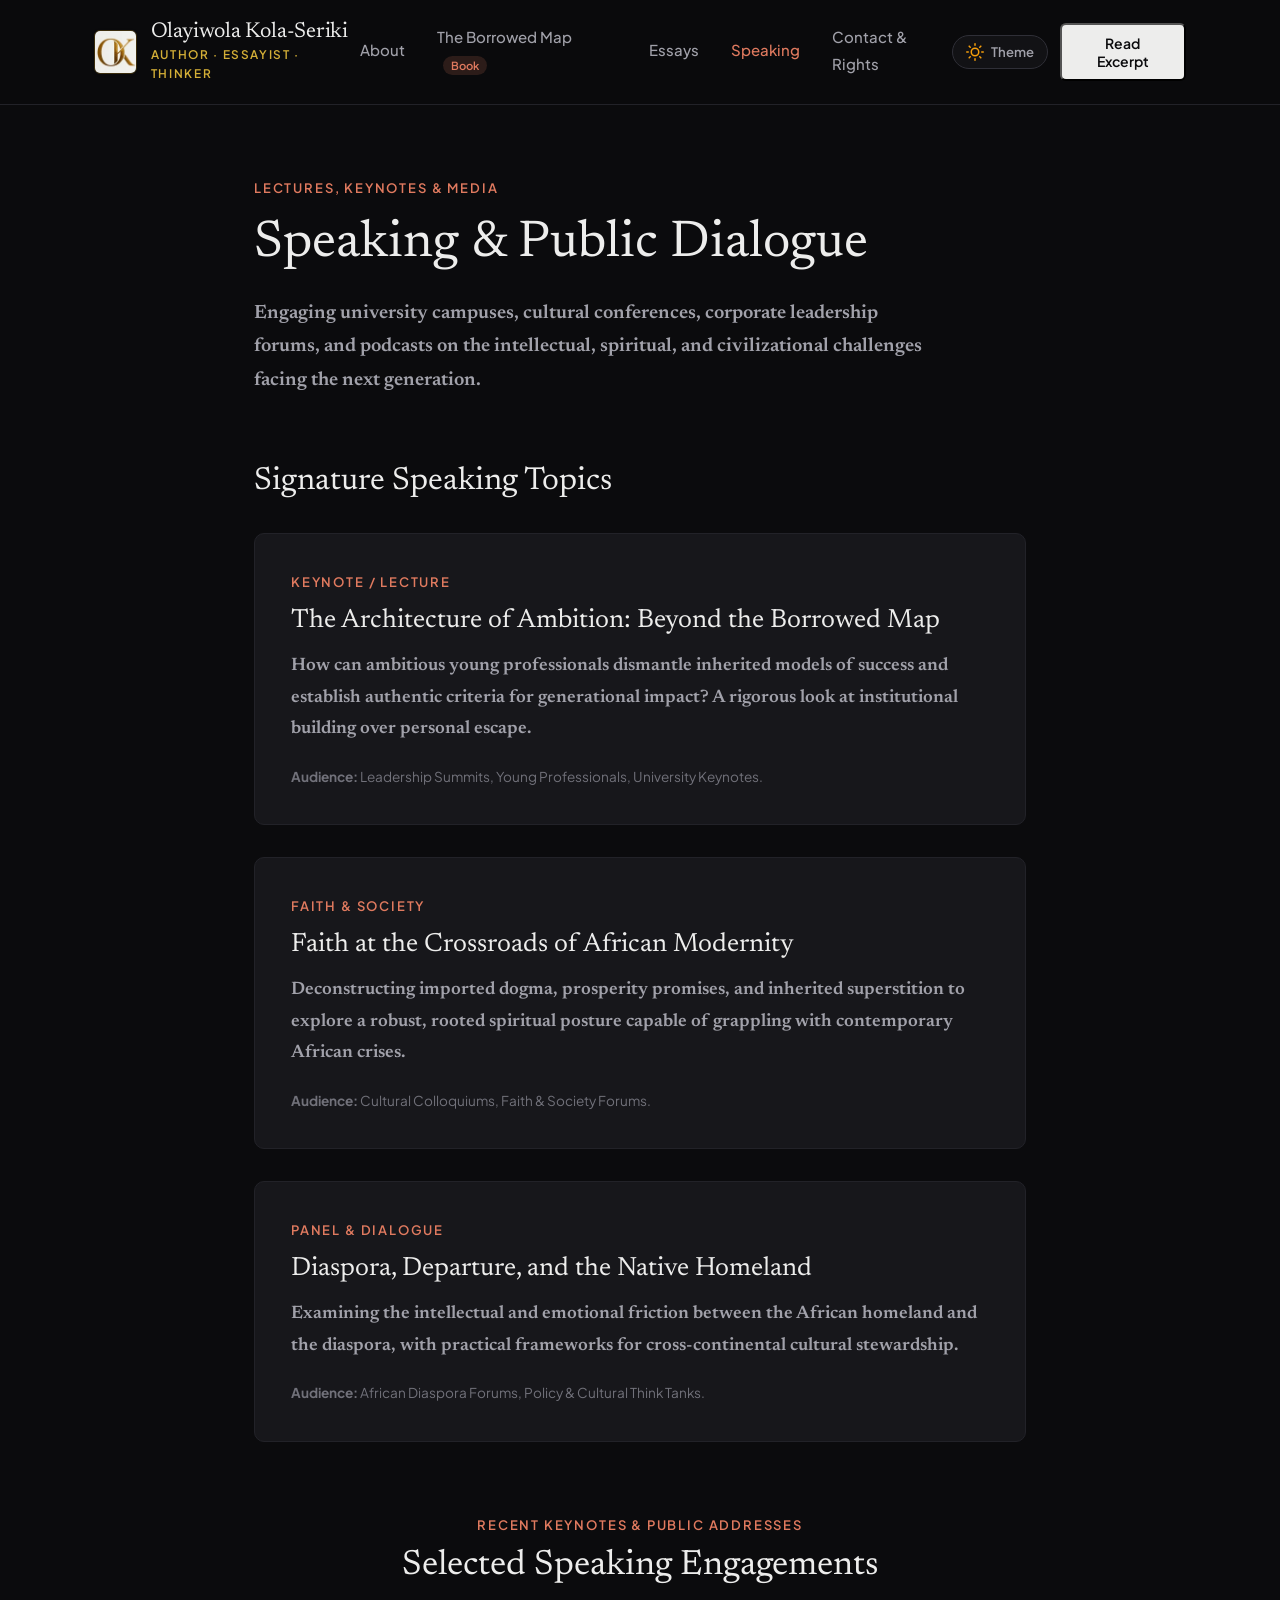
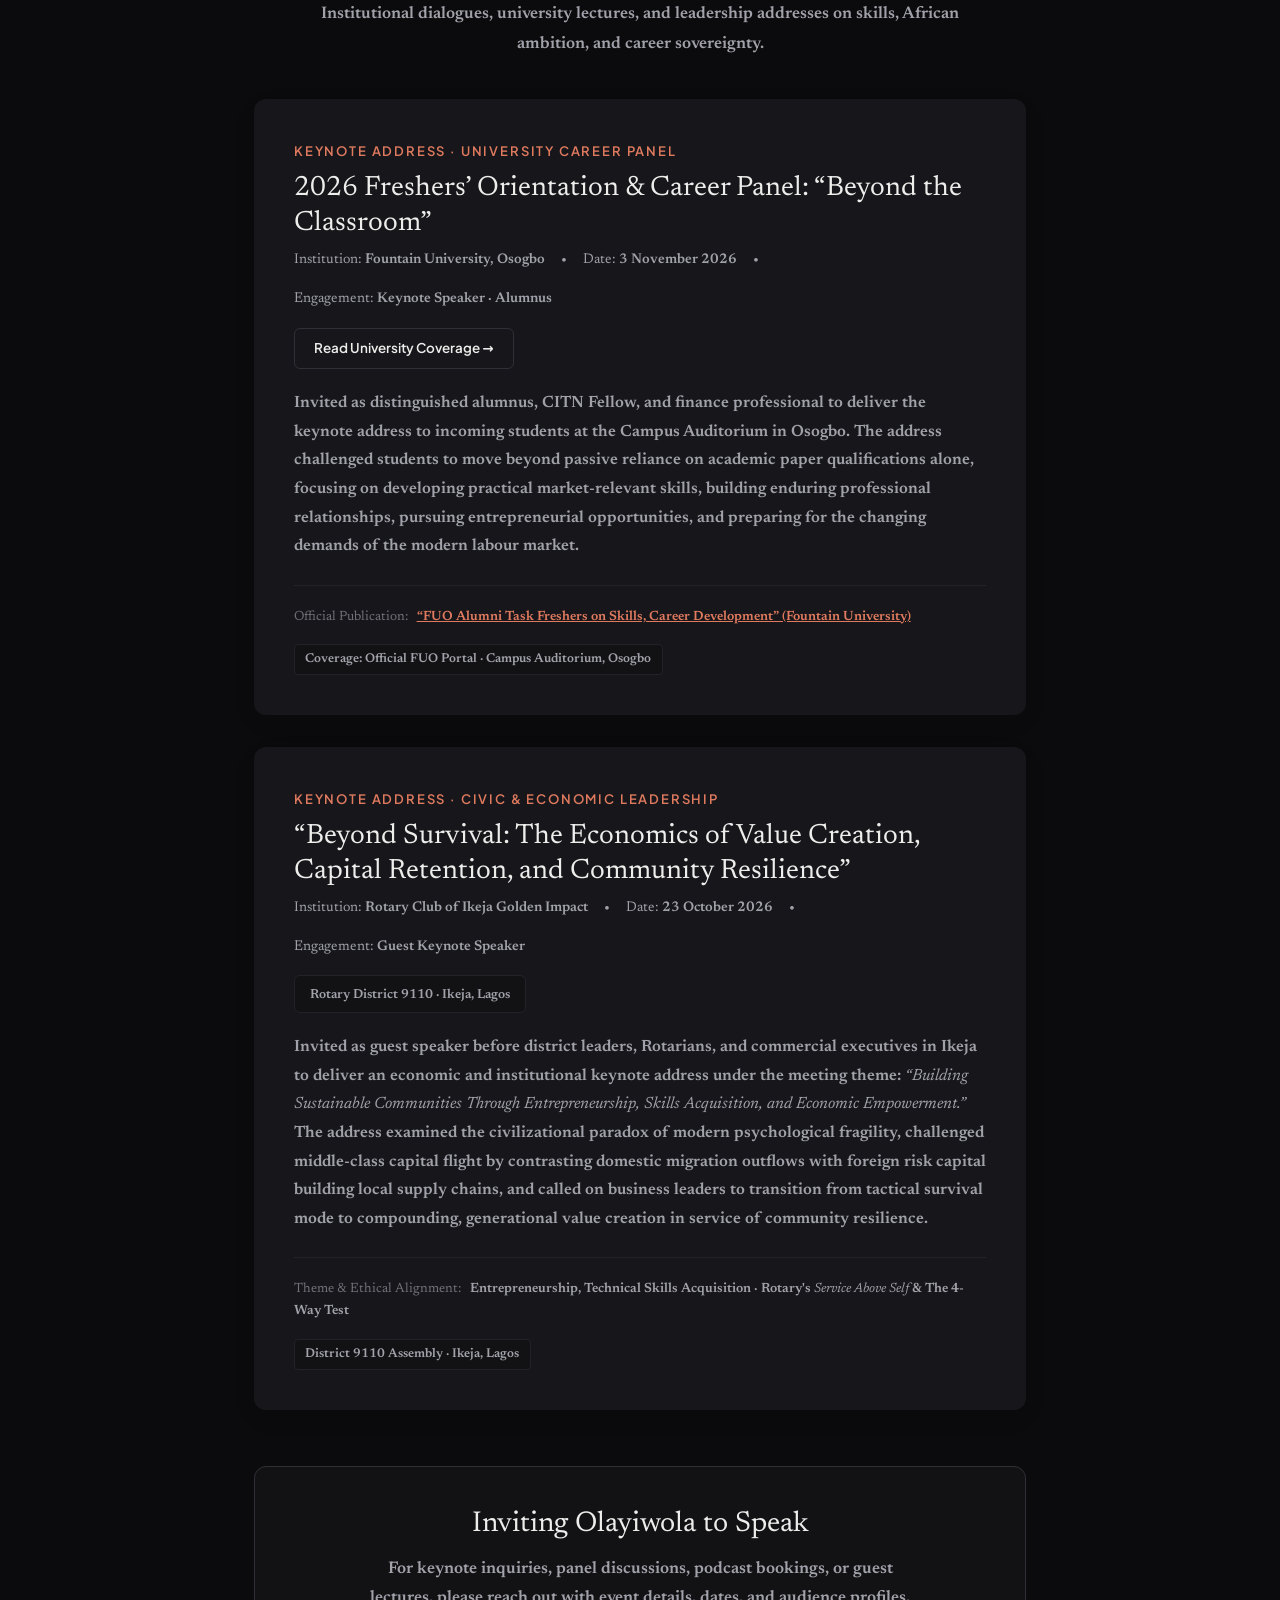
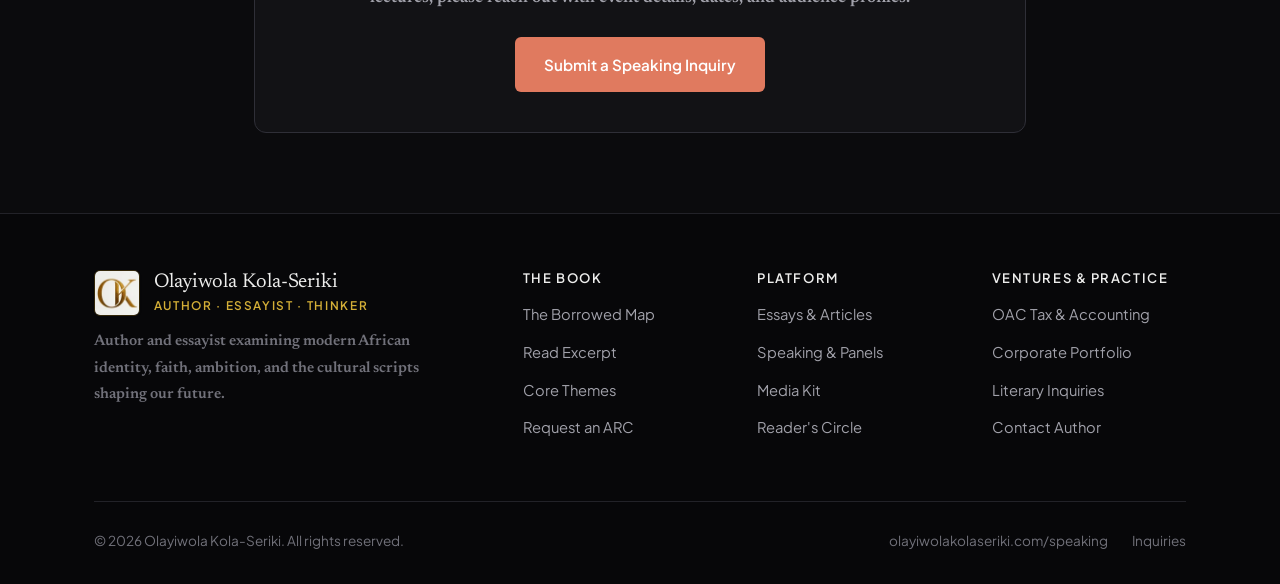
<file: speaking/index.html>
<!DOCTYPE html>
<html lang="en">
<head>
  <meta charset="UTF-8">
  <meta name="viewport" content="width=device-width, initial-scale=1.0">
  <!-- Primary SEO Meta Tags -->
  <title>Speaking & Keynotes | Olayiwola Kola-Seriki</title>
  <meta name="description" content="Keynotes, lectures, and panel discussions by Olayiwola Kola-Seriki on faith, ambition, African institutions, and cultural philosophy.">
  <link rel="canonical" href="https://olayiwolakolaseriki.com/speaking/">
  <meta name="robots" content="index, follow, max-image-preview:large, max-snippet:-1, max-video-preview:-1">
  <meta name="author" content="Olayiwola Kola-Seriki">
  <meta name="keywords" content="Olayiwola Kola-Seriki speaker, African keynote speaker, fintech panelist Lagos, African literature speaker, faith and ambition lecture">
  
  <!-- Favicon (OK Monogram on Ivory Linen) -->
  <link rel="icon" type="image/x-icon" href="/favicon.ico">
  <link rel="icon" type="image/png" sizes="32x32" href="/favicon-32x32.png">
  <link rel="icon" type="image/png" sizes="16x16" href="/favicon-16x16.png">
  <link rel="apple-touch-icon" sizes="180x180" href="/apple-touch-icon.png">
  
  <!-- Open Graph / Meta -->
  <meta property="og:type" content="website">
  <meta property="og:url" content="https://olayiwolakolaseriki.com/speaking/">
  <meta property="og:site_name" content="Olayiwola Kola-Seriki">
  <meta property="og:title" content="Speaking & Keynotes | Olayiwola Kola-Seriki">
  <meta property="og:description" content="Keynotes, lectures, and panel discussions on faith, ambition, African institutions, and cultural philosophy.">
  
  <!-- Primary Image: Author Official Portrait (1200px High-Res) -->
  <meta property="og:image" content="https://olayiwolakolaseriki.com/assets/images/author-portrait-1200.jpg">
  <meta property="og:image:secure_url" content="https://olayiwolakolaseriki.com/assets/images/author-portrait-1200.jpg">
  <meta property="og:image:type" content="image/jpeg">
  <meta property="og:image:width" content="1200">
  <meta property="og:image:height" content="1791">
  <meta property="og:image:alt" content="Olayiwola Kola-Seriki Official Author Portrait">

  <!-- Secondary Image: Existing Book Front Cover (1200px High-Res) -->
  <meta property="og:image" content="https://olayiwolakolaseriki.com/assets/images/the-borrowed-map-cover-3d-1200.jpg">
  <meta property="og:image:secure_url" content="https://olayiwolakolaseriki.com/assets/images/the-borrowed-map-cover-3d-1200.jpg">
  <meta property="og:image:type" content="image/jpeg">
  <meta property="og:image:width" content="1200">
  <meta property="og:image:height" content="1911">
  <meta property="og:image:alt" content="Front cover of The Borrowed Map by Olayiwola Kola-Seriki">
  
  <!-- Twitter Cards -->
  <meta name="twitter:card" content="summary_large_image">
  <meta name="twitter:url" content="https://olayiwolakolaseriki.com/speaking/">
  <meta name="twitter:title" content="Speaking & Keynotes | Olayiwola Kola-Seriki">
  <meta name="twitter:description" content="Keynotes, lectures, and panel discussions on faith, ambition, African institutions, and cultural philosophy.">
  <meta name="twitter:image" content="https://olayiwolakolaseriki.com/assets/images/author-portrait-1200.jpg">
  <meta name="twitter:image:alt" content="Olayiwola Kola-Seriki Author Portrait">

  <!-- Theme Init (Anti-Flicker: default dark mode) -->
  <script>
    (function() {
      try {
        var stored = localStorage.getItem('theme');
        var theme = stored ? stored : 'dark';
        document.documentElement.setAttribute('data-theme', theme);
      } catch (e) {}
    })();
  </script>
  <meta name="theme-color" content="#0B0B0D">

  <!-- Critical Performance Preloads -->
  <link rel="preload" as="font" type="font/woff2" href="/assets/fonts/newsreader-400.woff2" crossorigin>
  <link rel="preload" as="font" type="font/woff2" href="/assets/fonts/plus-jakarta-sans-400.woff2" crossorigin>

  <link rel="stylesheet" href="/assets/css/styles.css?v=3">
  
  <!-- Schema.org JSON-LD: Service & Event Entities -->
  <script type="application/ld+json">
  {
    "@context": "https://schema.org",
    "@graph": [
      {
        "@type": "Service",
        "name": "Keynotes, Panels & Literary Lectures by Olayiwola Kola-Seriki",
        "provider": {
          "@type": "Person",
          "@id": "https://olayiwolakolaseriki.com/#author",
          "name": "Olayiwola Kola-Seriki",
          "alternateName": ["Layi Kola-Seriki", "Doctor Layi", "Quddus Olayiwola Kola-Seriki"],
          "url": "https://olayiwolakolaseriki.com/",
          "sameAs": [
            "https://www.linkedin.com/in/olayiwola-kola-seriki-296878146"
          ]
        },
        "description": "Keynotes, lectures, and panel discussions on faith, ambition, African institutions, and cultural philosophy."
      },
      {
        "@type": "EducationEvent",
        "name": "2026 Freshers' Orientation & Career Panel: Beyond the Classroom",
        "startDate": "2026-11-03",
        "location": {
          "@type": "Place",
          "name": "Campus Auditorium, Fountain University",
          "address": {
            "@type": "PostalAddress",
            "addressLocality": "Osogbo",
            "addressRegion": "Osun State",
            "addressCountry": "NG"
          }
        },
        "organizer": {
          "@type": "CollegeOrUniversity",
          "name": "Fountain University, Osogbo",
          "url": "https://fuo.edu.ng"
        },
        "performer": {
          "@type": "Person",
          "name": "Olayiwola Kola-Seriki",
          "jobTitle": "Keynote Speaker"
        },
        "url": "https://fuo.edu.ng/public/index.php/news/fountain-university-alumni-task-freshers-on-skills-career-development-1793968438"
      },
      {
        "@type": "Event",
        "name": "Keynote Address: Beyond Survival — The Economics of Value Creation, Capital Retention, and Community Resilience",
        "startDate": "2026-10-23",
        "location": {
          "@type": "Place",
          "name": "Rotary Club of Ikeja Golden Impact Keynote Assembly",
          "address": {
            "@type": "PostalAddress",
            "addressLocality": "Ikeja",
            "addressRegion": "Lagos State",
            "addressCountry": "NG"
          }
        },
        "organizer": {
          "@type": "Organization",
          "name": "Rotary Club of Ikeja Golden Impact (Rotary International District 9110)"
        },
        "performer": {
          "@type": "Person",
          "name": "Olayiwola Kola-Seriki",
          "jobTitle": "Guest Keynote Speaker"
        },
        "description": "Keynote address delivered by Olayiwola Kola-Seriki to the Rotary Club of Ikeja Golden Impact on enterprise value creation, combating chronic survival mode, and building community resilience through skills acquisition."
      }
    ]
  }
  </script>
</head>
<body>

  <!-- Site Navigation -->
  <header class="site-header">
    <div class="container nav-wrapper">
      <a href="/" class="brand-link" aria-label="Olayiwola Kola-Seriki Home">
        <picture>
          <source srcset="/assets/images/brand-monogram-nav.webp" type="image/webp">
          <img src="/assets/images/brand-monogram-nav.png" alt="Olayiwola Kola-Seriki Monogram" class="brand-monogram-nav" width="44" height="44" decoding="async">
        </picture>
        <div class="brand-text">
          <span class="brand-name">Olayiwola Kola-Seriki</span>
          <span class="brand-tagline">Author &middot; Essayist &middot; Thinker</span>
        </div>
      </a>

      <nav aria-label="Primary Navigation">
        <ul class="nav-links">
          <li><a href="/about/" class="nav-item">About</a></li>
          <li>
            <a href="/the-borrowed-map/" class="nav-item">
              The Borrowed Map <span class="nav-badge">Book</span>
            </a>
          </li>
          <li><a href="/essays/" class="nav-item">Essays</a></li>
          <li><a href="/speaking/" class="nav-item active">Speaking</a></li>
          <li><a href="/contact/" class="nav-item">Contact & Rights</a></li>
        </ul>
      </nav>

      <div style="display: flex; gap: 0.75rem; align-items: center;">
        <button class="theme-toggle" id="themeToggle" aria-label="Switch between dark and bright mode" title="Toggle dark/bright mode">
          <svg class="sun-icon" width="18" height="18" viewBox="0 0 24 24" fill="none" stroke="currentColor" stroke-width="2" stroke-linecap="round" stroke-linejoin="round" aria-hidden="true">
            <circle cx="12" cy="12" r="5"></circle>
            <line x1="12" y1="1" x2="12" y2="3"></line>
            <line x1="12" y1="21" x2="12" y2="23"></line>
            <line x1="4.22" y1="4.22" x2="5.64" y2="5.64"></line>
            <line x1="18.36" y1="18.36" x2="19.78" y2="19.78"></line>
            <line x1="1" y1="12" x2="3" y2="12"></line>
            <line x1="21" y1="12" x2="23" y2="12"></line>
            <line x1="4.22" y1="19.78" x2="5.64" y2="18.36"></line>
            <line x1="18.36" y1="5.64" x2="19.78" y2="4.22"></line>
          </svg>
          <svg class="moon-icon" width="18" height="18" viewBox="0 0 24 24" fill="none" stroke="currentColor" stroke-width="2" stroke-linecap="round" stroke-linejoin="round" aria-hidden="true">
            <path d="M21 12.79A9 9 0 1 1 11.21 3 7 7 0 0 0 21 12.79z"></path>
          </svg>
          <span class="theme-toggle-label">Theme</span>
        </button>
        <button class="btn-header" data-open-excerpt>Read Excerpt</button>
        <button class="mobile-toggle" id="mobileToggle" aria-label="Toggle navigation" aria-expanded="false">
          <svg fill="none" viewBox="0 0 24 24" stroke="currentColor">
            <path stroke-linecap="round" stroke-linejoin="round" stroke-width="2" d="M4 6h16M4 12h16M4 18h16" />
          </svg>
        </button>
      </div>
    </div>

    <!-- Mobile Drawer -->
    <div class="mobile-nav" id="mobileNav">
      <a href="/about/" class="nav-item">About Layi</a>
      <a href="/the-borrowed-map/" class="nav-item">The Borrowed Map (The Book)</a>
      <a href="/essays/" class="nav-item">Essays & Articles</a>
      <a href="/speaking/" class="nav-item active">Speaking & Panels</a>
      <a href="/contact/" class="nav-item">Contact & Literary Inquiries</a>
    </div>
  </header>

  <main>
    <section style="padding: 4.5rem 0 3rem;">
      <div class="container-narrow">
        <p class="eyebrow" style="margin-bottom: 0.75rem;">Lectures, Keynotes & Media</p>
        <h1 style="font-size: clamp(2.4rem, 5vw, 3.25rem); margin-bottom: 1.25rem;">Speaking & Public Dialogue</h1>
        <p style="font-size: 1.2rem; color: var(--text-secondary); max-width: 680px;">
          Engaging university campuses, cultural conferences, corporate leadership forums, and podcasts on the intellectual, spiritual, and civilizational challenges facing the next generation.
        </p>
      </div>
    </section>

    <!-- Keynote Topics -->
    <section style="padding: 1rem 0 5rem;">
      <div class="container-narrow">
        <h2 style="font-size: 2rem; margin-bottom: 2rem;">Signature Speaking Topics</h2>

        <div style="display: flex; flex-direction: column; gap: 2rem;">
          
          <div class="editorial-card">
            <span class="eyebrow">Keynote / Lecture</span>
            <h3 style="font-size: 1.65rem; margin: 0.5rem 0 0.85rem;">The Architecture of Ambition: Beyond the Borrowed Map</h3>
            <p style="margin-bottom: 1.25rem;">
              How can ambitious young professionals dismantle inherited models of success and establish authentic criteria for generational impact? A rigorous look at institutional building over personal escape.
            </p>
            <div style="font-family: var(--font-sans); font-size: 0.85rem; color: var(--text-muted);">
              <strong>Audience:</strong> Leadership Summits, Young Professionals, University Keynotes.
            </div>
          </div>

          <div class="editorial-card">
            <span class="eyebrow">Faith & Society</span>
            <h3 style="font-size: 1.65rem; margin: 0.5rem 0 0.85rem;">Faith at the Crossroads of African Modernity</h3>
            <p style="margin-bottom: 1.25rem;">
              Deconstructing imported dogma, prosperity promises, and inherited superstition to explore a robust, rooted spiritual posture capable of grappling with contemporary African crises.
            </p>
            <div style="font-family: var(--font-sans); font-size: 0.85rem; color: var(--text-muted);">
              <strong>Audience:</strong> Cultural Colloquiums, Faith & Society Forums.
            </div>
          </div>

          <div class="editorial-card">
            <span class="eyebrow">Panel & Dialogue</span>
            <h3 style="font-size: 1.65rem; margin: 0.5rem 0 0.85rem;">Diaspora, Departure, and the Native Homeland</h3>
            <p style="margin-bottom: 1.25rem;">
              Examining the intellectual and emotional friction between the African homeland and the diaspora, with practical frameworks for cross-continental cultural stewardship.
            </p>
            <div style="font-family: var(--font-sans); font-size: 0.85rem; color: var(--text-muted);">
              <strong>Audience:</strong> African Diaspora Forums, Policy & Cultural Think Tanks.
            </div>
          </div>

        </div>

        <!-- Selected Speaking Engagements & Institutional Keynotes -->
        <div style="margin-top: 4.5rem;">
          <div style="text-align: center; max-width: 680px; margin: 0 auto 2.5rem;">
            <p class="eyebrow" style="margin-bottom: 0.5rem;">Recent Keynotes &amp; Public Addresses</p>
            <h2 style="font-size: 2.2rem; margin-bottom: 0.75rem;">Selected Speaking Engagements</h2>
            <p style="color: var(--text-secondary); font-size: 1.05rem;">
              Institutional dialogues, university lectures, and leadership addresses on skills, African ambition, and career sovereignty.
            </p>
          </div>

          <!-- Engagement Card: Fountain University -->
          <div class="editorial-card" style="padding: 2.5rem; background: var(--bg-card); border: 1.5px solid var(--border-gold); border-radius: 12px; box-shadow: 0 8px 30px rgba(0, 0, 0, 0.04); margin-bottom: 2rem;">
            <div style="display: flex; justify-content: space-between; align-items: flex-start; flex-wrap: wrap; gap: 1rem; margin-bottom: 1.25rem;">
              <div>
                <span class="eyebrow" style="color: var(--accent-terracotta);">Keynote Address &middot; University Career Panel</span>
                <h3 style="font-size: 1.75rem; margin: 0.35rem 0 0.5rem; color: var(--text-primary);">
                  2026 Freshers&rsquo; Orientation &amp; Career Panel: &ldquo;Beyond the Classroom&rdquo;
                </h3>
                <div style="display: flex; gap: 1rem; flex-wrap: wrap; font-size: 0.88rem; color: var(--text-secondary); margin-top: 0.4rem;">
                  <span><strong>Institution:</strong> Fountain University, Osogbo</span>
                  <span>&bull;</span>
                  <span><strong>Date:</strong> 3 November 2026</span>
                  <span>&bull;</span>
                  <span><strong>Engagement:</strong> Keynote Speaker &middot; Alumnus</span>
                </div>
              </div>
              <a href="https://fuo.edu.ng/public/index.php/news/fountain-university-alumni-task-freshers-on-skills-career-development-1793968438" target="_blank" rel="noopener noreferrer" class="btn btn-secondary" style="font-size: 0.84rem; padding: 0.55rem 1.2rem; align-self: flex-start;">
                Read University Coverage &rarr;
              </a>
            </div>

            <p style="font-size: 1.02rem; line-height: 1.75; color: var(--text-secondary); margin-bottom: 1.5rem;">
              Invited as distinguished alumnus, CITN Fellow, and finance professional to deliver the keynote address to incoming students at the Campus Auditorium in Osogbo. The address challenged students to move beyond passive reliance on academic paper qualifications alone, focusing on developing practical market-relevant skills, building enduring professional relationships, pursuing entrepreneurial opportunities, and preparing for the changing demands of the modern labour market.
            </p>

            <div style="display: flex; align-items: center; justify-content: space-between; flex-wrap: wrap; gap: 1rem; padding-top: 1.25rem; border-top: 1px solid var(--border-subtle); font-size: 0.84rem; color: var(--text-muted);">
              <div>
                <strong>Official Publication:</strong> 
                <a href="https://fuo.edu.ng/public/index.php/news/fountain-university-alumni-task-freshers-on-skills-career-development-1793968438" target="_blank" rel="noopener noreferrer" style="color: var(--accent-terracotta); text-decoration: underline; margin-left: 0.35rem;">
                  &ldquo;FUO Alumni Task Freshers on Skills, Career Development&rdquo; (Fountain University)
                </a>
              </div>
              <span style="font-size: 0.8rem; background: var(--bg-surface); padding: 0.25rem 0.65rem; border-radius: 4px; border: 1px solid var(--border-subtle); color: var(--text-secondary);">
                Coverage: Official FUO Portal &middot; Campus Auditorium, Osogbo
              </span>
            </div>
          </div>

          <!-- Engagement Card: Rotary Club of Ikeja Golden Impact -->
          <div class="editorial-card" style="padding: 2.5rem; background: var(--bg-card); border: 1.5px solid var(--border-gold); border-radius: 12px; box-shadow: 0 8px 30px rgba(0, 0, 0, 0.04); margin-bottom: 2rem;">
            <div style="display: flex; justify-content: space-between; align-items: flex-start; flex-wrap: wrap; gap: 1rem; margin-bottom: 1.25rem;">
              <div>
                <span class="eyebrow" style="color: var(--accent-terracotta);">Keynote Address &middot; Civic &amp; Economic Leadership</span>
                <h3 style="font-size: 1.75rem; margin: 0.35rem 0 0.5rem; color: var(--text-primary);">
                  &ldquo;Beyond Survival: The Economics of Value Creation, Capital Retention, and Community Resilience&rdquo;
                </h3>
                <div style="display: flex; gap: 1rem; flex-wrap: wrap; font-size: 0.88rem; color: var(--text-secondary); margin-top: 0.4rem;">
                  <span><strong>Institution:</strong> Rotary Club of Ikeja Golden Impact</span>
                  <span>&bull;</span>
                  <span><strong>Date:</strong> 23 October 2026</span>
                  <span>&bull;</span>
                  <span><strong>Engagement:</strong> Guest Keynote Speaker</span>
                </div>
              </div>
              <span style="font-size: 0.82rem; background: var(--bg-surface); padding: 0.45rem 0.95rem; border-radius: 6px; border: 1px solid var(--border-subtle); color: var(--text-secondary); align-self: flex-start;">
                Rotary District 9110 &middot; Ikeja, Lagos
              </span>
            </div>

            <p style="font-size: 1.02rem; line-height: 1.75; color: var(--text-secondary); margin-bottom: 1.5rem;">
              Invited as guest speaker before district leaders, Rotarians, and commercial executives in Ikeja to deliver an economic and institutional keynote address under the meeting theme: <em>&ldquo;Building Sustainable Communities Through Entrepreneurship, Skills Acquisition, and Economic Empowerment.&rdquo;</em> The address examined the civilizational paradox of modern psychological fragility, challenged middle-class capital flight by contrasting domestic migration outflows with foreign risk capital building local supply chains, and called on business leaders to transition from tactical survival mode to compounding, generational value creation in service of community resilience.
            </p>

            <div style="display: flex; align-items: center; justify-content: space-between; flex-wrap: wrap; gap: 1rem; padding-top: 1.25rem; border-top: 1px solid var(--border-subtle); font-size: 0.84rem; color: var(--text-muted);">
              <div>
                <strong>Theme &amp; Ethical Alignment:</strong> 
                <span style="color: var(--text-secondary); margin-left: 0.35rem;">
                  Entrepreneurship, Technical Skills Acquisition &middot; Rotary's <em>Service Above Self</em> &amp; The 4-Way Test
                </span>
              </div>
              <span style="font-size: 0.8rem; background: var(--bg-surface); padding: 0.25rem 0.65rem; border-radius: 4px; border: 1px solid var(--border-subtle); color: var(--text-secondary);">
                District 9110 Assembly &middot; Ikeja, Lagos
              </span>
            </div>
          </div>
        </div>

        <!-- Speaking Inquiry CTA -->
        <div style="margin-top: 3.5rem; background-color: var(--bg-surface); border: 1px solid var(--border-medium); border-radius: 12px; padding: 2.5rem; text-align: center;">
          <h3 style="font-size: 1.8rem; margin-bottom: 0.75rem;">Inviting Olayiwola to Speak</h3>
          <p style="font-size: 1.05rem; max-width: 540px; margin: 0 auto 1.5rem;">
            For keynote inquiries, panel discussions, podcast bookings, or guest lectures, please reach out with event details, dates, and audience profiles.
          </p>
          <a href="/contact/" class="btn btn-primary">Submit a Speaking Inquiry</a>
        </div>
      </div>
    </section>
  </main>

  <!-- Site Footer -->
  <footer class="site-footer">
    <div class="container">
      <div class="footer-grid">
        <div>
          <a href="/" style="display: inline-flex; align-items: center; gap: 0.85rem; margin-bottom: 0.85rem; text-decoration: none;">
            <picture>
              <source srcset="/assets/images/brand-monogram-footer.webp" type="image/webp">
              <img src="/assets/images/brand-monogram-footer.png" alt="Olayiwola Kola-Seriki Monogram" class="footer-monogram" width="46" height="46" loading="lazy" decoding="async">
            </picture>
            <div>
              <span class="brand-name" style="font-size: 1.25rem; display: block; line-height: 1.2;">Olayiwola Kola-Seriki</span>
              <span class="brand-tagline" style="display: block; margin-top: 0.15rem;">Author &middot; Essayist &middot; Thinker</span>
            </div>
          </a>
          <p style="font-size: 0.95rem; color: var(--text-muted); max-width: 340px;">
            Author and essayist examining modern African identity, faith, ambition, and the cultural scripts shaping our future.
          </p>
        </div>

        <div class="footer-col">
          <h4>The Book</h4>
          <ul class="footer-links">
            <li><a href="/the-borrowed-map/">The Borrowed Map</a></li>
            <li><a href="#" data-open-excerpt>Read Excerpt</a></li>
            <li><a href="/the-borrowed-map/#themes">Core Themes</a></li>
            <li><a href="/the-borrowed-map/#arc">Request an ARC</a></li>
          </ul>
        </div>

        <div class="footer-col">
          <h4>Platform</h4>
          <ul class="footer-links">
            <li><a href="/essays/">Essays & Articles</a></li>
            <li><a href="/speaking/">Speaking & Panels</a></li>
            <li><a href="/contact/">Media Kit</a></li>
            <li><a href="/#newsletter">Reader's Circle</a></li>
          </ul>
        </div>

        <div class="footer-col">
          <h4>Ventures & Practice</h4>
          <ul class="footer-links">
            <li><a href="https://oactax.com.ng" target="_blank" rel="noopener">OAC Tax &amp; Accounting</a></li>
            <li><a href="/about/#ventures">Corporate Portfolio</a></li>
            <li><a href="/contact/">Literary Inquiries</a></li>
            <li><a href="/contact/">Contact Author</a></li>
          </ul>
        </div>
      </div>

      <div class="footer-bottom">
        <div>&copy; 2026 Olayiwola Kola-Seriki. All rights reserved.</div>
        <div style="display: flex; gap: 1.5rem;">
          <span>olayiwolakolaseriki.com/speaking</span>
          <a href="/contact/" style="color: var(--text-muted);">Inquiries</a>
        </div>
      </div>
    </div>
  </footer>

  <script defer src="/assets/js/main.js?v=3"></script>
  <!-- Cloudflare Web Analytics -->
  <script defer src="https://static.cloudflareinsights.com/beacon.min.js" data-cf-beacon='{"token": "93169b39a39d4640a1ff8a6bffdba1cd"}'></script>
  <!-- End Cloudflare Web Analytics -->
</body>
</html>
</file>
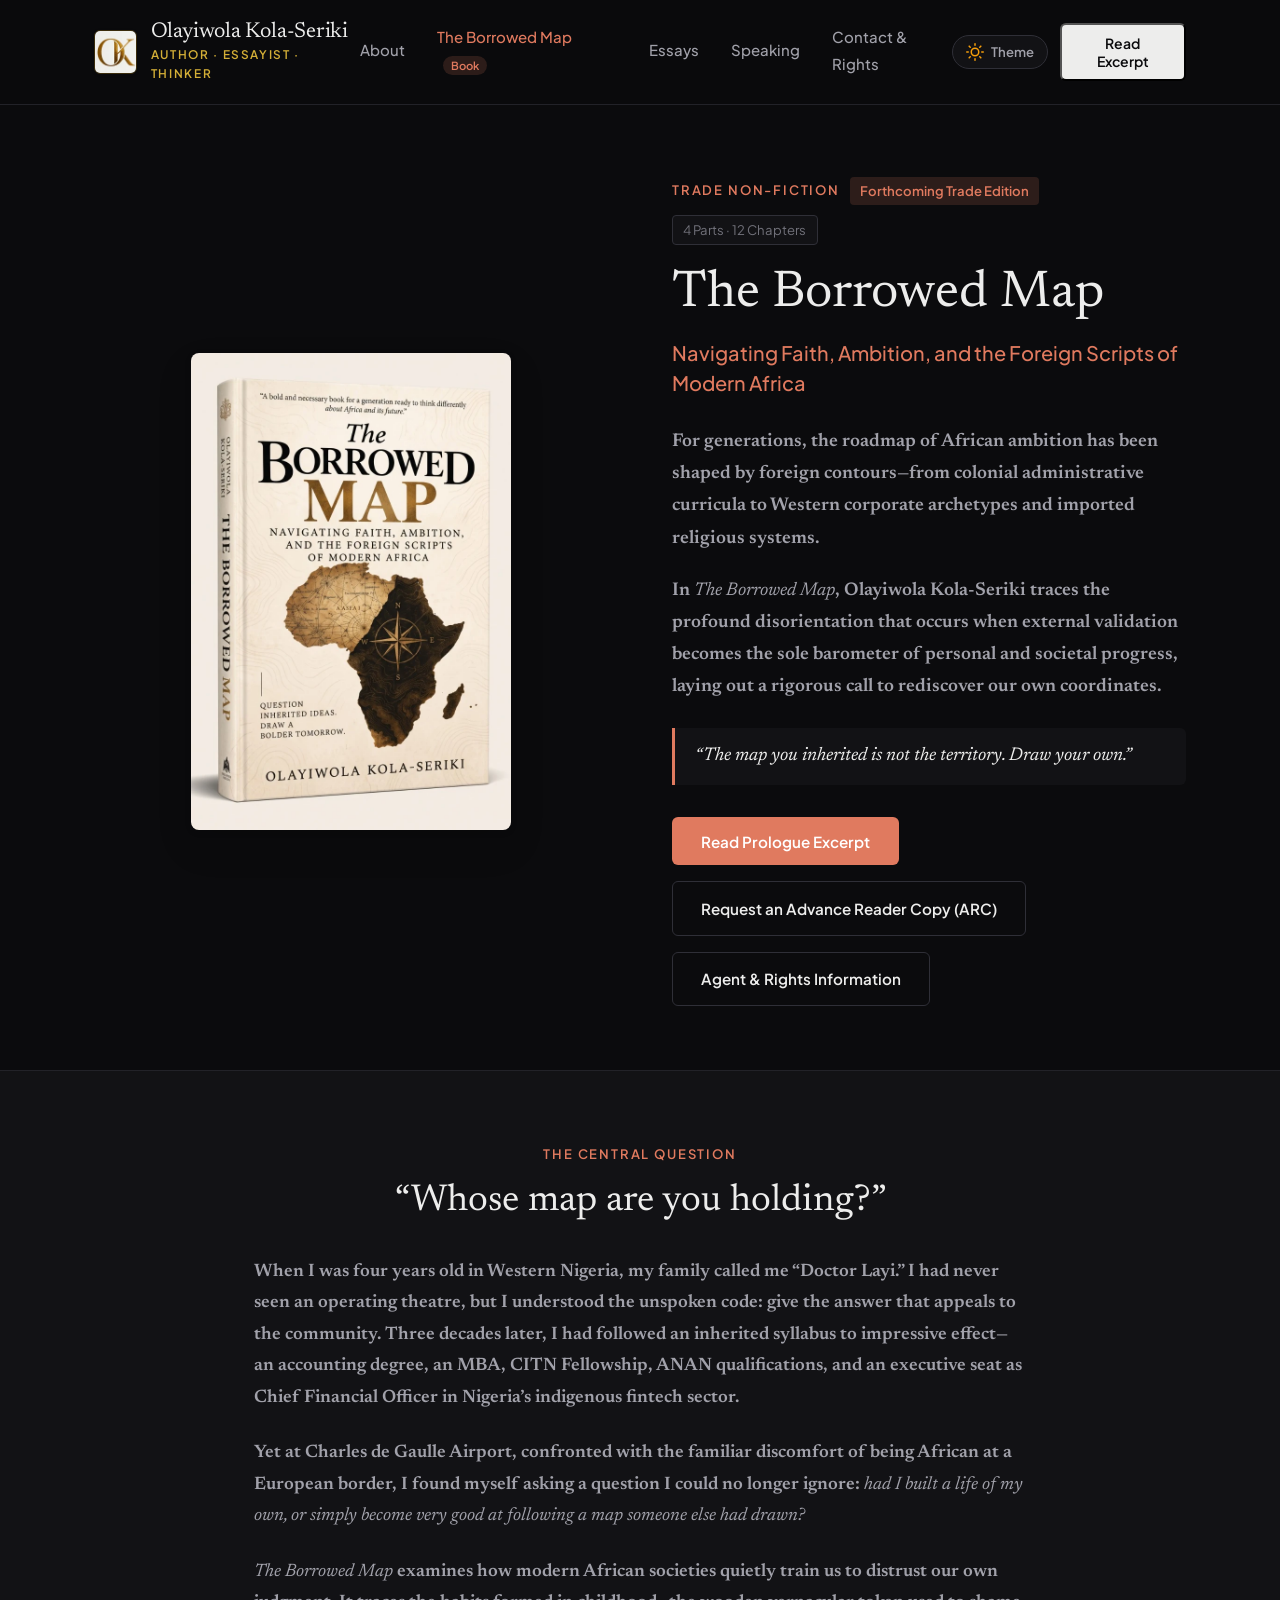
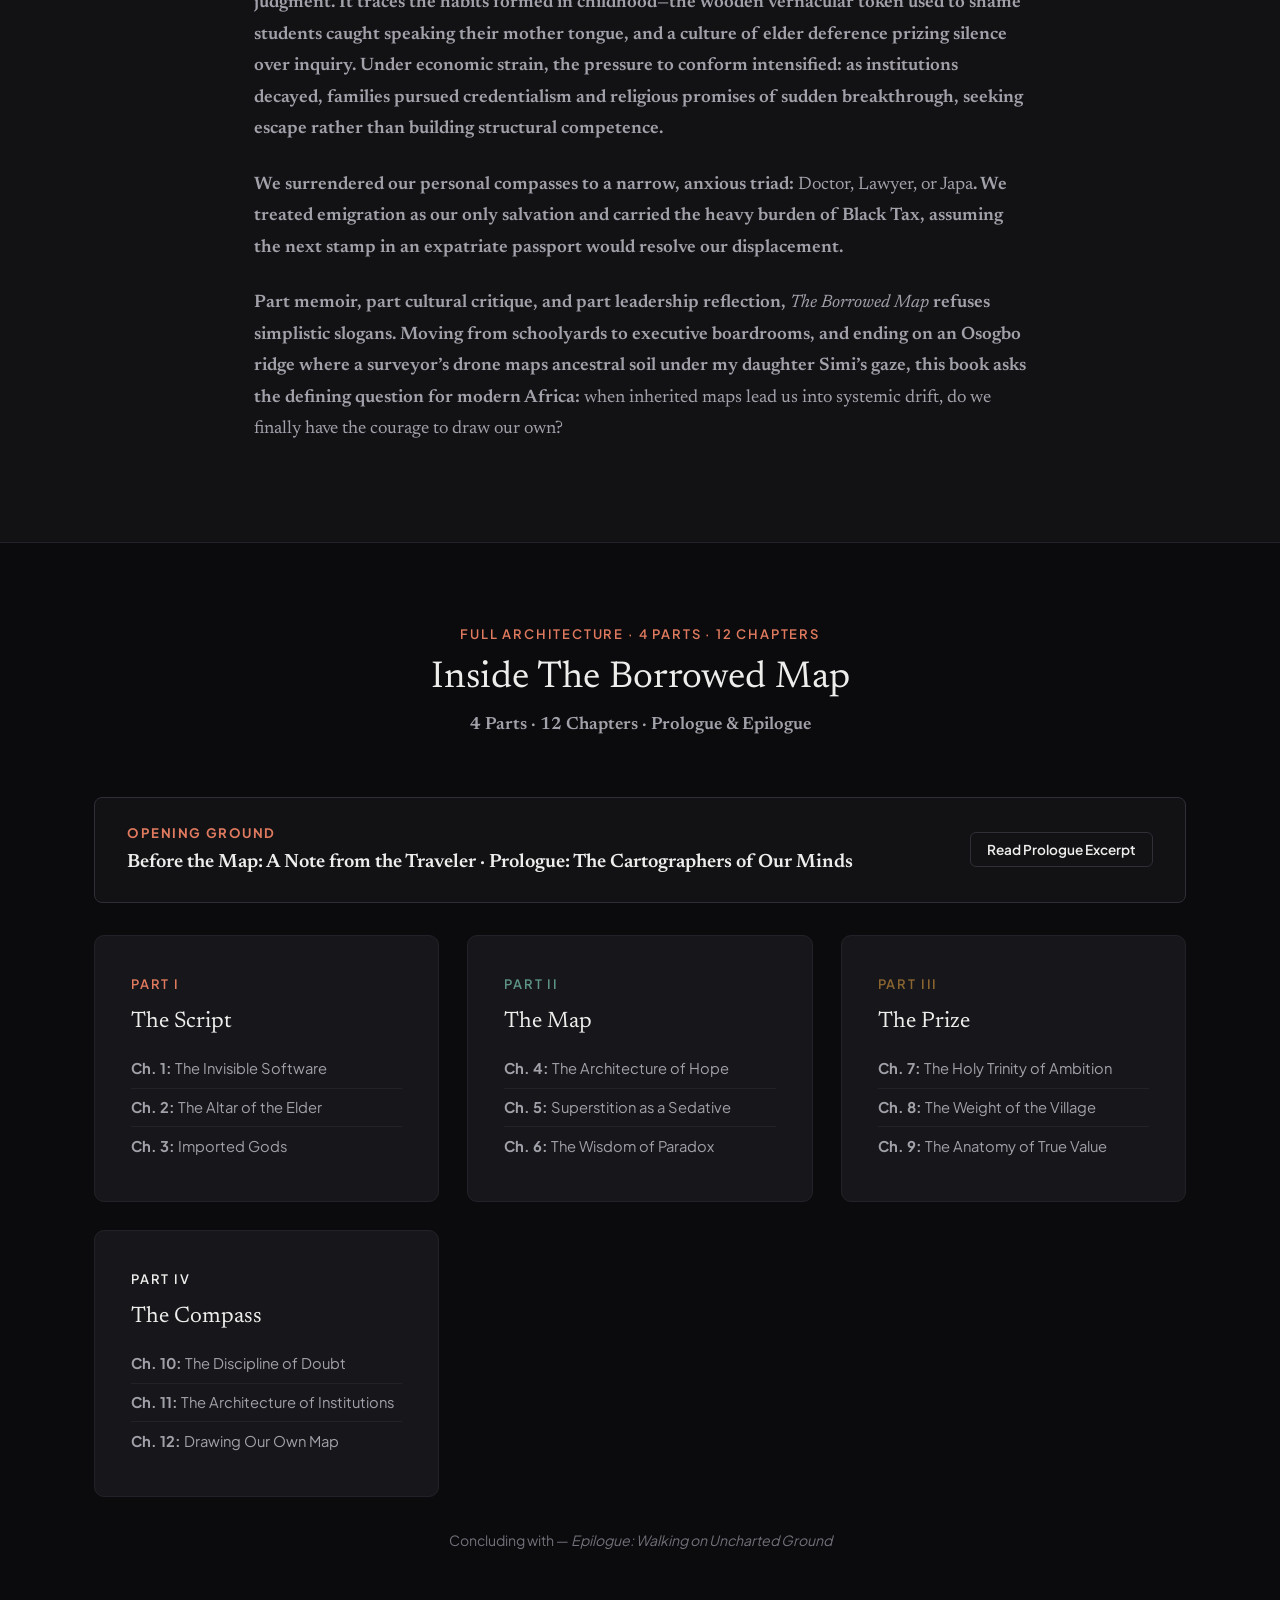
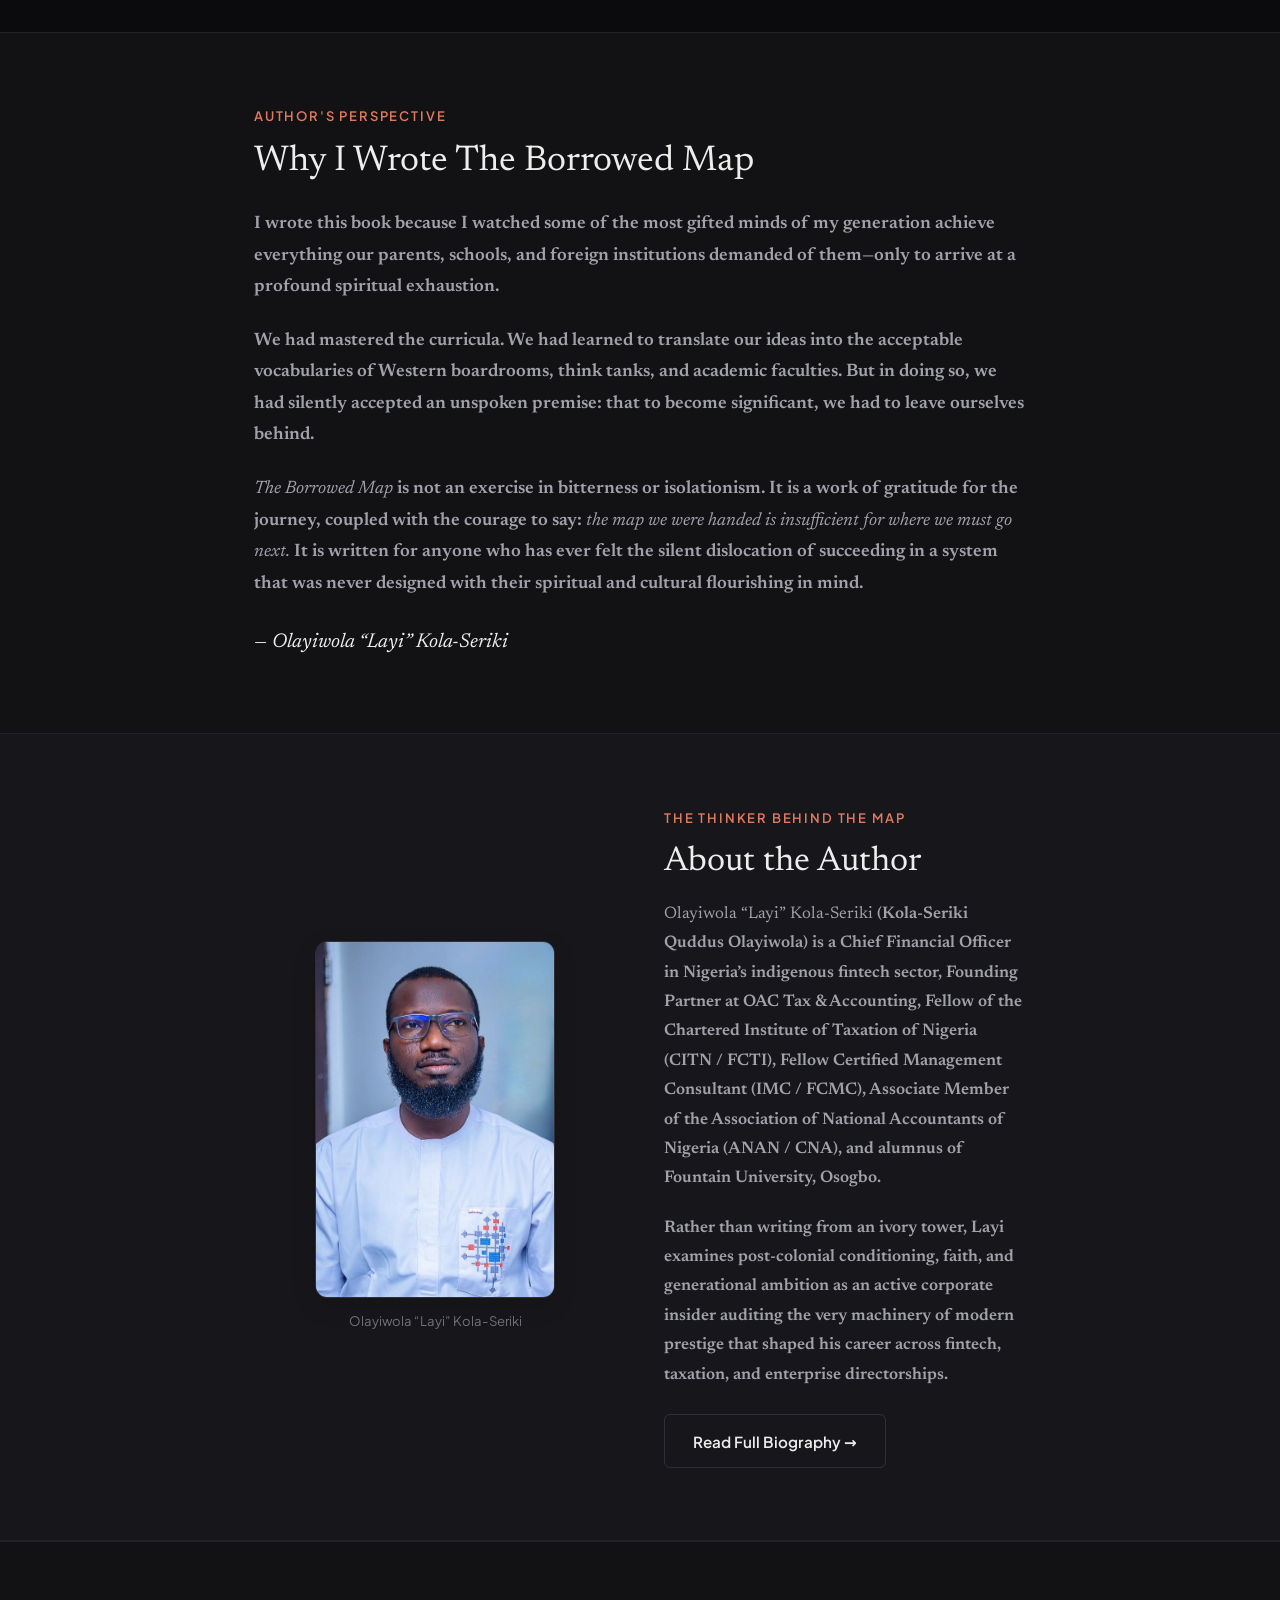
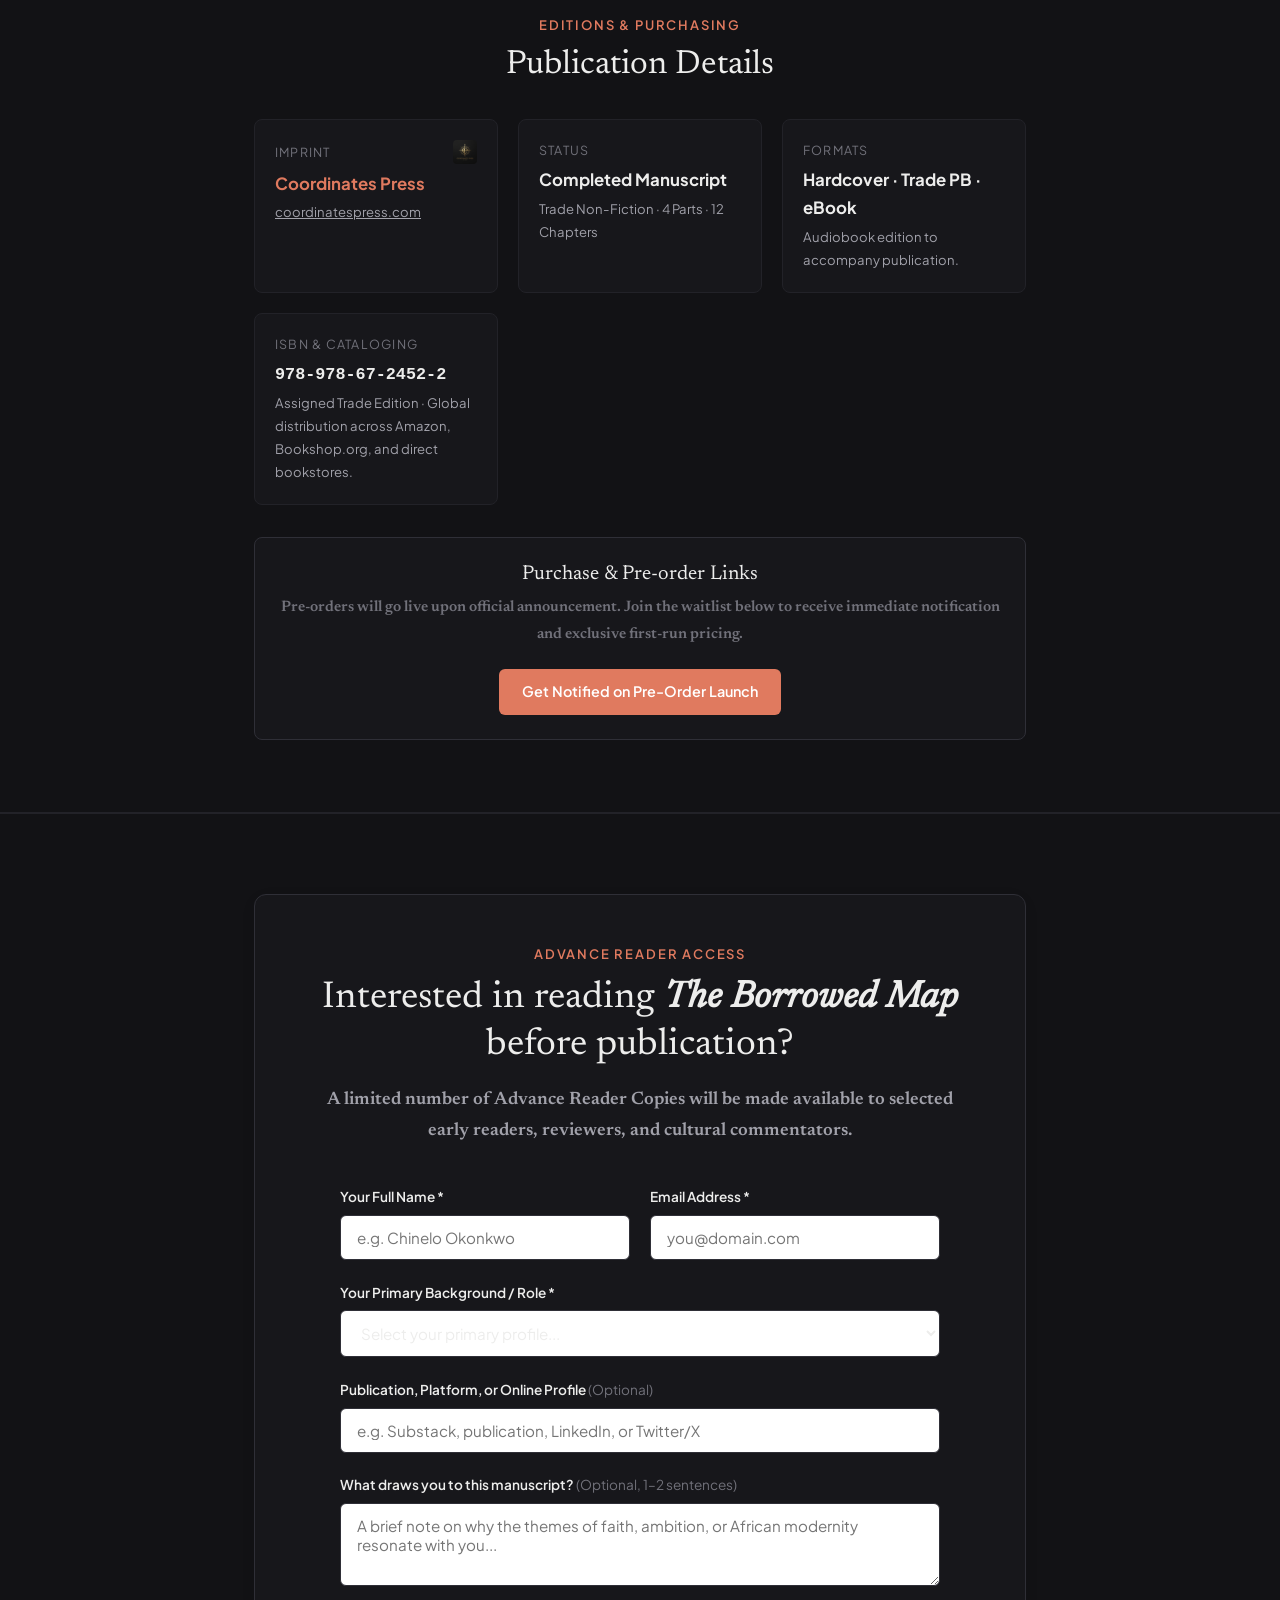
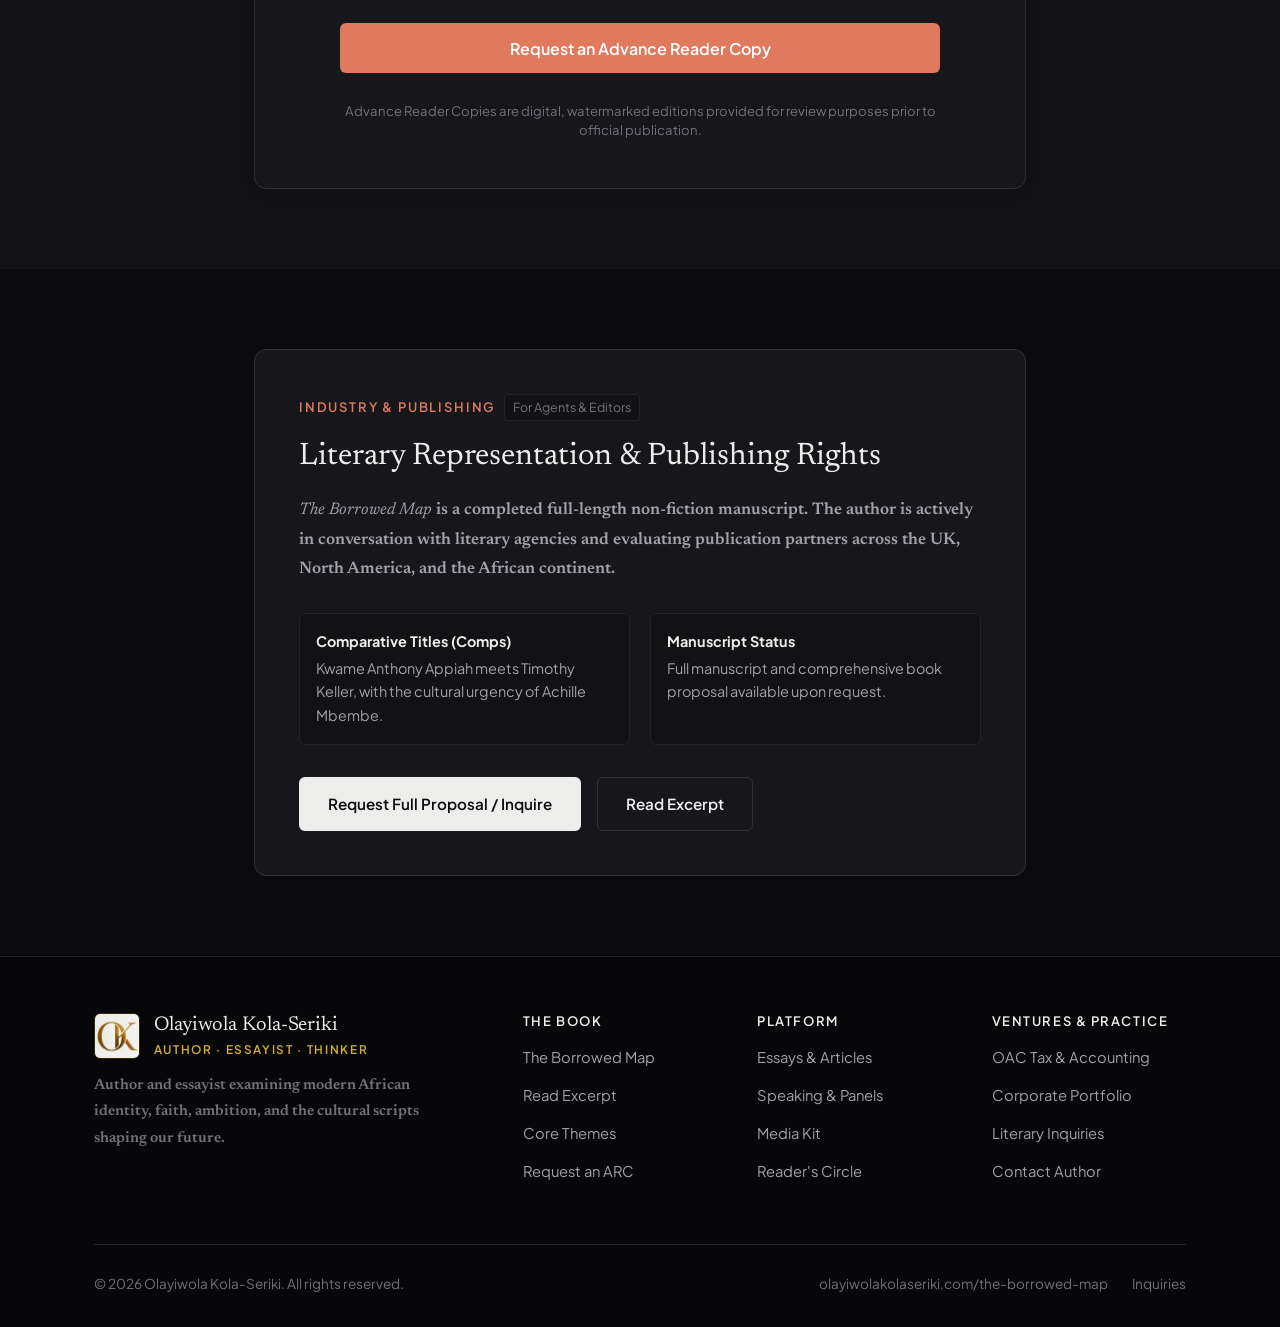
<file: the-borrowed-map/index.html>
<!DOCTYPE html>
<html lang="en">
<head>
  <meta charset="UTF-8">
  <meta name="viewport" content="width=device-width, initial-scale=1.0">
  <!-- Primary SEO Meta Tags -->
  <title>The Borrowed Map | Book by Olayiwola Kola-Seriki</title>
  <meta name="description" content="The Borrowed Map: Navigating Faith, Ambition, and the Foreign Scripts of Modern Africa by Olayiwola Kola-Seriki. Completed manuscript, themes, excerpt, and waitlist.">
  <link rel="canonical" href="https://olayiwolakolaseriki.com/the-borrowed-map/">
  <meta name="robots" content="index, follow, max-image-preview:large, max-snippet:-1, max-video-preview:-1">
  <meta name="author" content="Olayiwola Kola-Seriki">
  <meta name="keywords" content="The Borrowed Map, Olayiwola Kola-Seriki, African identity, foreign scripts of modern Africa, post-colonial ambition, Nigerian non-fiction, completed manuscript, African cultural criticism">
  
  <!-- Favicon (OK Monogram on Ivory Linen) -->
  <link rel="icon" type="image/x-icon" href="/favicon.ico">
  <link rel="icon" type="image/png" sizes="32x32" href="/favicon-32x32.png">
  <link rel="icon" type="image/png" sizes="16x16" href="/favicon-16x16.png">
  <link rel="apple-touch-icon" sizes="180x180" href="/apple-touch-icon.png">
  
  <!-- Open Graph / Meta -->
  <meta property="og:type" content="book">
  <meta property="og:url" content="https://olayiwolakolaseriki.com/the-borrowed-map/">
  <meta property="og:site_name" content="Olayiwola Kola-Seriki">
  <meta property="og:title" content="The Borrowed Map: Navigating Faith, Ambition, and the Foreign Scripts of Modern Africa">
  <meta property="og:description" content="An urgent, deeply introspective investigation into the invisible scripts governing contemporary African life by Olayiwola Kola-Seriki.">
  
  <!-- Primary Image: The Book Front Cover (1200px High-Res for Google Rich Results) -->
  <meta property="og:image" content="https://olayiwolakolaseriki.com/assets/images/the-borrowed-map-cover-3d-1200.jpg">
  <meta property="og:image:secure_url" content="https://olayiwolakolaseriki.com/assets/images/the-borrowed-map-cover-3d-1200.jpg">
  <meta property="og:image:type" content="image/jpeg">
  <meta property="og:image:width" content="1200">
  <meta property="og:image:height" content="1911">
  <meta property="og:image:alt" content="Front cover of The Borrowed Map: Navigating Faith, Ambition, and the Foreign Scripts of Modern Africa by Olayiwola Kola-Seriki">

  <!-- Secondary Image: Author Official Portrait (1200px High-Res) -->
  <meta property="og:image" content="https://olayiwolakolaseriki.com/assets/images/author-portrait-1200.jpg">
  <meta property="og:image:secure_url" content="https://olayiwolakolaseriki.com/assets/images/author-portrait-1200.jpg">
  <meta property="og:image:type" content="image/jpeg">
  <meta property="og:image:width" content="1200">
  <meta property="og:image:height" content="1791">
  <meta property="og:image:alt" content="Olayiwola Kola-Seriki Official Author Portrait">
  
  <!-- Twitter Card -->
  <meta name="twitter:card" content="summary_large_image">
  <meta name="twitter:url" content="https://olayiwolakolaseriki.com/the-borrowed-map/">
  <meta name="twitter:title" content="The Borrowed Map | Olayiwola Kola-Seriki">
  <meta name="twitter:description" content="An urgent, deeply introspective investigation into the invisible scripts governing contemporary African life by Olayiwola Kola-Seriki.">
  <meta name="twitter:image" content="https://olayiwolakolaseriki.com/assets/images/the-borrowed-map-cover-3d-1200.jpg">
  <meta name="twitter:image:alt" content="Front cover of The Borrowed Map by Olayiwola Kola-Seriki">
  
  <!-- Theme Init (Anti-Flicker: default dark mode) -->
  <script>
    (function() {
      try {
        var stored = localStorage.getItem('theme');
        var theme = stored ? stored : 'dark';
        document.documentElement.setAttribute('data-theme', theme);
      } catch (e) {}
    })();
  </script>
  <meta name="theme-color" content="#0B0B0D">

  <!-- Critical Performance Preloads -->
  <link rel="preload" as="font" type="font/woff2" href="/assets/fonts/newsreader-400.woff2" crossorigin>
  <link rel="preload" as="font" type="font/woff2" href="/assets/fonts/newsreader-600.woff2" crossorigin>
  <link rel="preload" as="font" type="font/woff2" href="/assets/fonts/plus-jakarta-sans-400.woff2" crossorigin>
  <link rel="preload" as="image" href="/assets/images/the-borrowed-map-cover-3d.webp" type="image/webp" fetchpriority="high">

  <link rel="stylesheet" href="/assets/css/styles.css?v=3">
  
  <!-- Schema.org JSON-LD: Dedicated Book & Author Entities -->
  <script type="application/ld+json">
  {
    "@context": "https://schema.org",
    "@graph": [
      {
        "@type": "Book",
        "@id": "https://olayiwolakolaseriki.com/the-borrowed-map/#book",
        "name": "The Borrowed Map",
        "alternateName": "The Borrowed Map: Navigating Faith, Ambition, and the Foreign Scripts of Modern Africa",
        "image": [
          "https://olayiwolakolaseriki.com/assets/images/the-borrowed-map-cover-3d-1200.jpg",
          "https://olayiwolakolaseriki.com/assets/images/the-borrowed-map-cover-3d.jpg"
        ],
        "author": {
          "@id": "https://olayiwolakolaseriki.com/#author"
        },
        "publisher": {
          "@type": "Organization",
          "name": "Coordinates Press",
          "url": "https://coordinatespress.com"
        },
        "inLanguage": "en",
        "genre": [
          "Cultural Criticism",
          "African Studies",
          "Philosophy & Faith",
          "Essays"
        ],
        "isbn": "978-978-67-2452-2",
        "keywords": "African identity, faith, ambition, post-colonial conditioning, modern Africa, cultural scripts",
        "description": "An urgent examination of how inherited foreign templates, post-colonial conditioning, and spiritual currents shape ambition and identity in contemporary Africa.",
        "url": "https://olayiwolakolaseriki.com/the-borrowed-map/"
      },
      {
        "@type": "Person",
        "@id": "https://olayiwolakolaseriki.com/#author",
        "name": "Olayiwola Kola-Seriki",
        "givenName": "Quddus Olayiwola",
        "familyName": "Kola-Seriki",
        "additionalName": "Layi",
        "alternateName": [
          "Quddus Olayiwola Kola-Seriki",
          "Kola-Seriki Quddus Olayiwola",
          "Layi Kola-Seriki",
          "Doctor Layi",
          "Quddus Kola-Seriki"
        ],
        "url": "https://olayiwolakolaseriki.com/about/",
        "jobTitle": [
          "Chief Financial Officer",
          "Author",
          "Tax & Accounting Advisor",
          "Management Consultant",
          "Essayist"
        ],
        "description": "Author of The Borrowed Map, Chief Financial Officer in Nigeria's indigenous fintech sector, CITN & FCMC Fellow, ANAN member, and Partner across OAC Tax & Accounting, QNSB Consulting, Herbary Cure, and SyncPlay Esports.",
        "image": [
          "https://olayiwolakolaseriki.com/assets/images/author-portrait-1200.jpg",
          "https://olayiwolakolaseriki.com/assets/images/author-portrait-square-1200.jpg",
          "https://olayiwolakolaseriki.com/assets/images/author-portrait.jpg"
        ],
        "alumniOf": [
          {
            "@type": "CollegeOrUniversity",
            "name": "Fountain University, Osogbo",
            "sameAs": "https://fuo.edu.ng"
          }
        ],
        "hasCredential": [
          {
            "@type": "EducationalOccupationalCredential",
            "name": "Fellow (FCTI)",
            "credentialCategory": "fellowship",
            "recognizedBy": {
              "@type": "Organization",
              "name": "Chartered Institute of Taxation of Nigeria (CITN)",
              "url": "https://citn.org"
            }
          },
          {
            "@type": "EducationalOccupationalCredential",
            "name": "Certified National Accountant (CNA)",
            "credentialCategory": "professional membership",
            "recognizedBy": {
              "@type": "Organization",
              "name": "Association of National Accountants of Nigeria (ANAN)",
              "url": "https://anan.org.ng"
            }
          },
          {
            "@type": "EducationalOccupationalCredential",
            "name": "Fellow Certified Management Consultant (FCMC / CMC)",
            "credentialCategory": "fellowship",
            "recognizedBy": {
              "@type": "Organization",
              "name": "Institute of Management Consultants (IMC Nigeria)",
              "url": "https://imcnig.org"
            }
          },
          {
            "@type": "EducationalOccupationalCredential",
            "name": "Master of Business Administration (MBA)"
          },
          {
            "@type": "EducationalOccupationalCredential",
            "name": "Bachelor of Science (B.Sc.) Accounting"
          }
        ],
        "worksFor": [
          {
            "@type": "Organization",
            "name": "OAC Tax & Accounting",
            "url": "https://oactax.com.ng"
          },
          {
            "@type": "Organization",
            "name": "QNSB Consulting"
          },
          {
            "@type": "Organization",
            "name": "Herbary Cure Limited"
          },
          {
            "@type": "Organization",
            "name": "SyncPlay Esports Limited"
          },
          {
            "@type": "Organization",
            "name": "Coordinates Press",
            "url": "https://coordinatespress.com"
          }
        ],
        "founder": [
          {
            "@type": "Organization",
            "name": "OAC Tax & Accounting",
            "url": "https://oactax.com.ng"
          },
          {
            "@type": "Organization",
            "name": "QNSB Consulting"
          },
          {
            "@type": "Organization",
            "name": "Herbary Cure Limited"
          },
          {
            "@type": "Organization",
            "name": "SyncPlay Esports Limited"
          },
          {
            "@type": "Organization",
            "name": "Coordinates Press",
            "url": "https://coordinatespress.com"
          }
        ],
        "sameAs": [
          "https://www.linkedin.com/in/olayiwola-kola-seriki-296878146",
          "https://oactax.com.ng",
          "https://coordinatespress.com",
          "https://fuo.edu.ng"
        ]
      }
    ]
  }
  </script>
</head>
<body>

  <!-- Site Navigation -->
  <header class="site-header">
    <div class="container nav-wrapper">
      <a href="/" class="brand-link" aria-label="Olayiwola Kola-Seriki Home">
        <picture>
          <source srcset="/assets/images/brand-monogram-nav.webp" type="image/webp">
          <img src="/assets/images/brand-monogram-nav.png" alt="Olayiwola Kola-Seriki Monogram" class="brand-monogram-nav" width="44" height="44" decoding="async">
        </picture>
        <div class="brand-text">
          <span class="brand-name">Olayiwola Kola-Seriki</span>
          <span class="brand-tagline">Author &middot; Essayist &middot; Thinker</span>
        </div>
      </a>

      <nav aria-label="Primary Navigation">
        <ul class="nav-links">
          <li><a href="/about/" class="nav-item">About</a></li>
          <li>
            <a href="/the-borrowed-map/" class="nav-item active">
              The Borrowed Map <span class="nav-badge">Book</span>
            </a>
          </li>
          <li><a href="/essays/" class="nav-item">Essays</a></li>
          <li><a href="/speaking/" class="nav-item">Speaking</a></li>
          <li><a href="/contact/" class="nav-item">Contact & Rights</a></li>
        </ul>
      </nav>

      <div style="display: flex; gap: 0.75rem; align-items: center;">
        <button class="theme-toggle" id="themeToggle" aria-label="Switch between dark and bright mode" title="Toggle dark/bright mode">
          <svg class="sun-icon" width="18" height="18" viewBox="0 0 24 24" fill="none" stroke="currentColor" stroke-width="2" stroke-linecap="round" stroke-linejoin="round" aria-hidden="true">
            <circle cx="12" cy="12" r="5"></circle>
            <line x1="12" y1="1" x2="12" y2="3"></line>
            <line x1="12" y1="21" x2="12" y2="23"></line>
            <line x1="4.22" y1="4.22" x2="5.64" y2="5.64"></line>
            <line x1="18.36" y1="18.36" x2="19.78" y2="19.78"></line>
            <line x1="1" y1="12" x2="3" y2="12"></line>
            <line x1="21" y1="12" x2="23" y2="12"></line>
            <line x1="4.22" y1="19.78" x2="5.64" y2="18.36"></line>
            <line x1="18.36" y1="5.64" x2="19.78" y2="4.22"></line>
          </svg>
          <svg class="moon-icon" width="18" height="18" viewBox="0 0 24 24" fill="none" stroke="currentColor" stroke-width="2" stroke-linecap="round" stroke-linejoin="round" aria-hidden="true">
            <path d="M21 12.79A9 9 0 1 1 11.21 3 7 7 0 0 0 21 12.79z"></path>
          </svg>
          <span class="theme-toggle-label">Theme</span>
        </button>
        <button class="btn-header" data-open-excerpt>Read Excerpt</button>
        <button class="mobile-toggle" id="mobileToggle" aria-label="Toggle navigation" aria-expanded="false">
          <svg fill="none" viewBox="0 0 24 24" stroke="currentColor">
            <path stroke-linecap="round" stroke-linejoin="round" stroke-width="2" d="M4 6h16M4 12h16M4 18h16" />
          </svg>
        </button>
      </div>
    </div>

    <!-- Mobile Drawer -->
    <div class="mobile-nav" id="mobileNav">
      <a href="/about/" class="nav-item">About Layi</a>
      <a href="/the-borrowed-map/" class="nav-item active">The Borrowed Map (The Book)</a>
      <a href="/essays/" class="nav-item">Essays & Articles</a>
      <a href="/speaking/" class="nav-item">Speaking & Panels</a>
      <a href="/contact/" class="nav-item">Contact & Literary Inquiries</a>
    </div>
  </header>

  <main>
    <!-- Book Hero -->
    <section style="padding: 4.5rem 0 4rem;">
      <div class="container">
        <div style="display: grid; grid-template-columns: repeat(auto-fit, minmax(320px, 1fr)); gap: 4rem; align-items: center;">
          
          <!-- Book Cover -->
          <div class="book-cover-container">
            <div class="book-cover-real">
              <picture>
                <source srcset="/assets/images/the-borrowed-map-cover-3d.webp" type="image/webp">
                <img 
                  src="/assets/images/the-borrowed-map-cover-3d.jpg" 
                  alt="The Borrowed Map book cover by Olayiwola Kola-Seriki" 
                  class="book-cover-image"
                  width="343" 
                  height="512"
                  fetchpriority="high"
                  loading="eager"
                  decoding="async"
                />
              </picture>
            </div>
          </div>

          <!-- Hero Details -->
          <div>
            <div style="display: flex; gap: 0.6rem; align-items: center; margin-bottom: 1.25rem; flex-wrap: wrap;">
              <span class="eyebrow">Trade Non-Fiction</span>
              <span style="font-size: 0.82rem; font-family: var(--font-sans); background: var(--accent-terracotta-light); color: var(--accent-terracotta); padding: 0.2rem 0.65rem; border-radius: 4px; font-weight: 600;">Forthcoming Trade Edition</span>
              <span style="font-size: 0.82rem; font-family: var(--font-sans); background: var(--bg-surface); border: 1px solid var(--border-medium); padding: 0.2rem 0.65rem; border-radius: 4px; color: var(--text-muted);">4 Parts &middot; 12 Chapters</span>
            </div>

            <h1 style="font-size: clamp(2.4rem, 5vw, 3.25rem); line-height: 1.15; margin-bottom: 0.85rem;">
              The Borrowed Map
            </h1>
            <p style="font-family: var(--font-sans); font-size: 1.25rem; font-weight: 500; color: var(--accent-terracotta); line-height: 1.5; margin-bottom: 1.75rem;">
              Navigating Faith, Ambition, and the Foreign Scripts of Modern Africa
            </p>

            <p style="font-size: 1.15rem; margin-bottom: 1.25rem;">
              For generations, the roadmap of African ambition has been shaped by foreign contours&mdash;from colonial administrative curricula to Western corporate archetypes and imported religious systems. 
            </p>
            <p style="font-size: 1.15rem; margin-bottom: 1.5rem;">
              In <em>The Borrowed Map</em>, Olayiwola Kola-Seriki traces the profound disorientation that occurs when external validation becomes the sole barometer of personal and societal progress, laying out a rigorous call to rediscover our own coordinates.
            </p>

            <blockquote style="margin: 0 0 2rem; padding: 0.85rem 1.25rem; border-left: 3px solid var(--accent-terracotta); background-color: var(--bg-surface); border-radius: 0 6px 6px 0; font-family: var(--font-serif); font-style: italic; font-size: 1.15rem; color: var(--text-primary);">
              &ldquo;The map you inherited is not the territory. Draw your own.&rdquo;
            </blockquote>

            <div style="display: flex; gap: 1rem; flex-wrap: wrap;">
              <button class="btn btn-primary" data-open-excerpt>Read Prologue Excerpt</button>
              <a href="#arc" class="btn btn-secondary">Request an Advance Reader Copy (ARC)</a>
              <a href="#rights" class="btn btn-secondary">Agent & Rights Information</a>
            </div>
          </div>

        </div>
      </div>
    </section>

    <!-- Key Questions & Book Synopsis -->
    <section style="padding: 4.5rem 0; background-color: var(--bg-surface); border-top: 1px solid var(--border-subtle); border-bottom: 1px solid var(--border-subtle);">
      <div class="container-narrow">
        <p class="eyebrow" style="text-align: center; margin-bottom: 0.75rem;">The Central Question</p>
        <h2 style="font-size: 2.35rem; text-align: center; margin-bottom: 2rem;">
          &ldquo;Whose map are you holding?&rdquo;
        </h2>

        <div style="font-size: 1.15rem; line-height: 1.85; color: var(--text-secondary);">
          <p style="margin-bottom: 1.5rem;">
            When I was four years old in Western Nigeria, my family called me &ldquo;Doctor Layi.&rdquo; I had never seen an operating theatre, but I understood the unspoken code: give the answer that appeals to the community. Three decades later, I had followed an inherited syllabus to impressive effect&mdash;an accounting degree, an MBA, CITN Fellowship, ANAN qualifications, and an executive seat as Chief Financial Officer in Nigeria&rsquo;s indigenous fintech sector. 
          </p>
          <p style="margin-bottom: 1.5rem;">
            Yet at Charles de Gaulle Airport, confronted with the familiar discomfort of being African at a European border, I found myself asking a question I could no longer ignore: <em>had I built a life of my own, or simply become very good at following a map someone else had drawn?</em>
          </p>
          <p style="margin-bottom: 1.5rem;">
            <em>The Borrowed Map</em> examines how modern African societies quietly train us to distrust our own judgment. It traces the habits formed in childhood&mdash;the wooden vernacular token used to shame students caught speaking their mother tongue, and a culture of elder deference prizing silence over inquiry. Under economic strain, the pressure to conform intensified: as institutions decayed, families pursued credentialism and religious promises of sudden breakthrough, seeking escape rather than building structural competence.
          </p>
          <p style="margin-bottom: 1.5rem;">
            We surrendered our personal compasses to a narrow, anxious triad: <strong>Doctor, Lawyer, or Japa</strong>. We treated emigration as our only salvation and carried the heavy burden of Black Tax, assuming the next stamp in an expatriate passport would resolve our displacement.
          </p>
          <p style="margin-bottom: 1.5rem;">
            Part memoir, part cultural critique, and part leadership reflection, <em>The Borrowed Map</em> refuses simplistic slogans. Moving from schoolyards to executive boardrooms, and ending on an Osogbo ridge where a surveyor&rsquo;s drone maps ancestral soil under my daughter Simi&rsquo;s gaze, this book asks the defining question for modern Africa: <strong>when inherited maps lead us into systemic drift, do we finally have the courage to draw our own?</strong>
          </p>
        </div>
      </div>
    </section>

    <!-- Structural Breakdown of the Book -->
    <section id="themes" style="padding: 5rem 0;">
      <div class="container">
        <div style="text-align: center; max-width: 680px; margin: 0 auto 3.5rem;">
          <p class="eyebrow" style="margin-bottom: 0.6rem;">Full Architecture &middot; 4 Parts &middot; 12 Chapters</p>
          <h2 style="font-size: 2.35rem;">Inside The Borrowed Map</h2>
          <p style="font-size: 1.1rem; color: var(--text-secondary); margin-top: 0.5rem;">
            4 Parts &middot; 12 Chapters &middot; Prologue & Epilogue
          </p>
        </div>

        <!-- Opening Note & Prologue Callout -->
        <div style="background-color: var(--bg-surface); border: 1px solid var(--border-medium); border-radius: 8px; padding: 1.5rem 2rem; margin-bottom: 2rem; display: flex; justify-content: space-between; align-items: center; flex-wrap: wrap; gap: 1rem;">
          <div>
            <strong style="font-family: var(--font-sans); font-size: 0.82rem; text-transform: uppercase; letter-spacing: 0.12em; color: var(--accent-terracotta); display: block; margin-bottom: 0.2rem;">Opening Ground</strong>
            <span style="font-family: var(--font-serif); font-size: 1.2rem; color: var(--text-primary);">Before the Map: A Note from the Traveler &middot; Prologue: The Cartographers of Our Minds</span>
          </div>
          <button class="btn btn-secondary" style="font-size: 0.85rem; padding: 0.5rem 1rem;" data-open-excerpt>Read Prologue Excerpt</button>
        </div>

        <div style="display: grid; grid-template-columns: repeat(auto-fit, minmax(260px, 1fr)); gap: 1.75rem;">
          
          <div class="editorial-card">
            <span class="eyebrow" style="color: var(--accent-terracotta);">Part I</span>
            <h3 style="font-size: 1.4rem; margin: 0.6rem 0 0.85rem;">The Script</h3>
            <ul style="list-style: none; padding-left: 0; font-family: var(--font-sans); font-size: 0.92rem; color: var(--text-secondary); line-height: 1.7;">
              <li style="padding: 0.4rem 0; border-bottom: 1px solid var(--border-subtle);"><strong>Ch. 1:</strong> The Invisible Software</li>
              <li style="padding: 0.4rem 0; border-bottom: 1px solid var(--border-subtle);"><strong>Ch. 2:</strong> The Altar of the Elder</li>
              <li style="padding: 0.4rem 0;"><strong>Ch. 3:</strong> Imported Gods</li>
            </ul>
          </div>

          <div class="editorial-card">
            <span class="eyebrow" style="color: var(--accent-forest);">Part II</span>
            <h3 style="font-size: 1.4rem; margin: 0.6rem 0 0.85rem;">The Map</h3>
            <ul style="list-style: none; padding-left: 0; font-family: var(--font-sans); font-size: 0.92rem; color: var(--text-secondary); line-height: 1.7;">
              <li style="padding: 0.4rem 0; border-bottom: 1px solid var(--border-subtle);"><strong>Ch. 4:</strong> The Architecture of Hope</li>
              <li style="padding: 0.4rem 0; border-bottom: 1px solid var(--border-subtle);"><strong>Ch. 5:</strong> Superstition as a Sedative</li>
              <li style="padding: 0.4rem 0;"><strong>Ch. 6:</strong> The Wisdom of Paradox</li>
            </ul>
          </div>

          <div class="editorial-card">
            <span class="eyebrow" style="color: #8A6530;">Part III</span>
            <h3 style="font-size: 1.4rem; margin: 0.6rem 0 0.85rem;">The Prize</h3>
            <ul style="list-style: none; padding-left: 0; font-family: var(--font-sans); font-size: 0.92rem; color: var(--text-secondary); line-height: 1.7;">
              <li style="padding: 0.4rem 0; border-bottom: 1px solid var(--border-subtle);"><strong>Ch. 7:</strong> The Holy Trinity of Ambition</li>
              <li style="padding: 0.4rem 0; border-bottom: 1px solid var(--border-subtle);"><strong>Ch. 8:</strong> The Weight of the Village</li>
              <li style="padding: 0.4rem 0;"><strong>Ch. 9:</strong> The Anatomy of True Value</li>
            </ul>
          </div>

          <div class="editorial-card">
            <span class="eyebrow" style="color: var(--text-primary);">Part IV</span>
            <h3 style="font-size: 1.4rem; margin: 0.6rem 0 0.85rem;">The Compass</h3>
            <ul style="list-style: none; padding-left: 0; font-family: var(--font-sans); font-size: 0.92rem; color: var(--text-secondary); line-height: 1.7;">
              <li style="padding: 0.4rem 0; border-bottom: 1px solid var(--border-subtle);"><strong>Ch. 10:</strong> The Discipline of Doubt</li>
              <li style="padding: 0.4rem 0; border-bottom: 1px solid var(--border-subtle);"><strong>Ch. 11:</strong> The Architecture of Institutions</li>
              <li style="padding: 0.4rem 0;"><strong>Ch. 12:</strong> Drawing Our Own Map</li>
            </ul>
          </div>

        </div>

        <div style="text-align: center; margin-top: 2rem; font-family: var(--font-sans); font-size: 0.88rem; color: var(--text-muted);">
          Concluding with &mdash; <em>Epilogue: Walking on Uncharted Ground</em>
        </div>
      </div>
    </section>

    <!-- Why I Wrote The Book (Personal Author Statement) -->
    <section style="padding: 4.5rem 0; background-color: var(--bg-surface); border-top: 1px solid var(--border-subtle); border-bottom: 1px solid var(--border-subtle);">
      <div class="container-narrow">
        <p class="eyebrow" style="margin-bottom: 0.75rem;">Author's Perspective</p>
        <h2 style="font-size: 2.25rem; margin-bottom: 1.5rem;">Why I Wrote The Borrowed Map</h2>
        
        <div style="font-size: 1.15rem; line-height: 1.85; color: var(--text-secondary);">
          <p style="margin-bottom: 1.4rem;">
            I wrote this book because I watched some of the most gifted minds of my generation achieve everything our parents, schools, and foreign institutions demanded of them—only to arrive at a profound spiritual exhaustion.
          </p>
          <p style="margin-bottom: 1.4rem;">
            We had mastered the curricula. We had learned to translate our ideas into the acceptable vocabularies of Western boardrooms, think tanks, and academic faculties. But in doing so, we had silently accepted an unspoken premise: that to become significant, we had to leave ourselves behind.
          </p>
          <p style="margin-bottom: 1.4rem;">
            <em>The Borrowed Map</em> is not an exercise in bitterness or isolationism. It is a work of gratitude for the journey, coupled with the courage to say: <em>the map we were handed is insufficient for where we must go next.</em> It is written for anyone who has ever felt the silent dislocation of succeeding in a system that was never designed with their spiritual and cultural flourishing in mind.
          </p>
          <div style="font-family: var(--font-serif); font-style: italic; font-size: 1.25rem; color: var(--text-primary); margin-top: 1.5rem;">
            &mdash; Olayiwola &ldquo;Layi&rdquo; Kola-Seriki
          </div>
        </div>
      </div>
    </section>

    <!-- About the Author Section -->
    <section id="author" style="padding: 4.5rem 0; background-color: var(--bg-card); border-bottom: 1px solid var(--border-subtle);">
      <div class="container-narrow">
        <div style="display: grid; grid-template-columns: repeat(auto-fit, minmax(260px, 1fr)); gap: 3rem; align-items: center;">
          <div style="text-align: center;">
            <div style="max-width: 240px; margin: 0 auto; border-radius: 12px; overflow: hidden; box-shadow: 0 8px 24px rgba(0,0,0,0.12); border: 1px solid var(--border-medium);">
              <img 
                src="/assets/images/author-portrait.jpg" 
                alt="Olayiwola Kola-Seriki - Author of The Borrowed Map" 
                width="579" 
                height="864" 
                style="width: 100%; height: auto; display: block;" 
                loading="lazy" 
                decoding="async"
              >
            </div>
            <p style="font-family: var(--font-sans); font-size: 0.82rem; color: var(--text-muted); margin-top: 0.75rem;">
              Olayiwola &ldquo;Layi&rdquo; Kola-Seriki
            </p>
          </div>
          <div>
            <span class="eyebrow" style="color: var(--accent-terracotta);">The Thinker Behind The Map</span>
            <h2 style="font-size: 2.15rem; margin: 0.5rem 0 1rem; line-height: 1.25;">About the Author</h2>
            <p style="font-size: 1.05rem; line-height: 1.75; color: var(--text-secondary); margin-bottom: 1.25rem;">
              <strong>Olayiwola &ldquo;Layi&rdquo; Kola-Seriki</strong> (Kola-Seriki Quddus Olayiwola) is a Chief Financial Officer in Nigeria&rsquo;s indigenous fintech sector, Founding Partner at OAC Tax &amp; Accounting, Fellow of the Chartered Institute of Taxation of Nigeria (CITN / FCTI), Fellow Certified Management Consultant (IMC / FCMC), Associate Member of the Association of National Accountants of Nigeria (ANAN / CNA), and alumnus of Fountain University, Osogbo.
            </p>
            <p style="font-size: 1.05rem; line-height: 1.75; color: var(--text-secondary); margin-bottom: 1.5rem;">
              Rather than writing from an ivory tower, Layi examines post-colonial conditioning, faith, and generational ambition as an active corporate insider auditing the very machinery of modern prestige that shaped his career across fintech, taxation, and enterprise directorships.
            </p>
            <a href="/about/" class="btn btn-secondary">Read Full Biography &rarr;</a>
          </div>
        </div>
      </div>
    </section>

    <!-- Publication, Editions & Pre-Order Availability -->
    <section style="padding: 4.5rem 0; background-color: var(--bg-surface); border-top: 1px solid var(--border-subtle); border-bottom: 1px solid var(--border-subtle);">
      <div class="container-narrow">
        <div style="text-align: center; margin-bottom: 2rem;">
          <p class="eyebrow" style="margin-bottom: 0.5rem;">Editions & Purchasing</p>
          <h2 style="font-size: 2.1rem;">Publication Details</h2>
        </div>

        <div style="display: grid; grid-template-columns: repeat(auto-fit, minmax(220px, 1fr)); gap: 1.25rem; font-family: var(--font-sans); margin-bottom: 2rem;">
          <div style="background-color: var(--bg-card); padding: 1.25rem; border-radius: 8px; border: 1px solid var(--border-subtle);">
            <div style="display: flex; align-items: center; justify-content: space-between; margin-bottom: 0.35rem;">
              <span style="font-size: 0.78rem; text-transform: uppercase; letter-spacing: 0.1em; color: var(--text-muted); display: block;">Imprint</span>
              <img src="/assets/images/coordinates-press-logo.png" width="24" height="24" alt="Coordinates Press Logo Est. 2026" style="width: 24px; height: 24px; border-radius: 4px; object-fit: cover; border: 1px solid var(--border-gold);">
            </div>
            <strong style="font-size: 1.05rem; color: var(--accent-terracotta);">Coordinates Press</strong>
            <p style="font-size: 0.82rem; color: var(--text-secondary); margin-top: 0.25rem;"><a href="https://coordinatespress.com" target="_blank" rel="noopener noreferrer" style="color: inherit; text-decoration: underline;">coordinatespress.com</a></p>
          </div>

          <div style="background-color: var(--bg-card); padding: 1.25rem; border-radius: 8px; border: 1px solid var(--border-subtle);">
            <span style="font-size: 0.78rem; text-transform: uppercase; letter-spacing: 0.1em; color: var(--text-muted); display: block; margin-bottom: 0.35rem;">Status</span>
            <strong style="font-size: 1.05rem; color: var(--text-primary);">Completed Manuscript</strong>
            <p style="font-size: 0.82rem; color: var(--text-secondary); margin-top: 0.25rem;">Trade Non-Fiction &middot; 4 Parts &middot; 12 Chapters</p>
          </div>

          <div style="background-color: var(--bg-card); padding: 1.25rem; border-radius: 8px; border: 1px solid var(--border-subtle);">
            <span style="font-size: 0.78rem; text-transform: uppercase; letter-spacing: 0.1em; color: var(--text-muted); display: block; margin-bottom: 0.35rem;">Formats</span>
            <strong style="font-size: 1.05rem; color: var(--text-primary);">Hardcover &middot; Trade PB &middot; eBook</strong>
            <p style="font-size: 0.82rem; color: var(--text-secondary); margin-top: 0.25rem;">Audiobook edition to accompany publication.</p>
          </div>

          <div style="background-color: var(--bg-card); padding: 1.25rem; border-radius: 8px; border: 1px solid var(--border-subtle);">
            <span style="font-size: 0.78rem; text-transform: uppercase; letter-spacing: 0.1em; color: var(--text-muted); display: block; margin-bottom: 0.35rem;">ISBN &amp; Cataloging</span>
            <strong style="font-size: 1.05rem; color: var(--text-primary); font-family: var(--font-mono, monospace);">978-978-67-2452-2</strong>
            <p style="font-size: 0.82rem; color: var(--text-secondary); margin-top: 0.25rem;">Assigned Trade Edition &middot; Global distribution across Amazon, Bookshop.org, and direct bookstores.</p>
          </div>
        </div>

        <div style="background-color: var(--bg-card); border: 1px solid var(--border-medium); border-radius: 8px; padding: 1.5rem; text-align: center;">
          <h3 style="font-size: 1.25rem; margin-bottom: 0.5rem;">Purchase & Pre-order Links</h3>
          <p style="font-size: 0.95rem; color: var(--text-muted); margin-bottom: 1.25rem;">
            Pre-orders will go live upon official announcement. Join the waitlist below to receive immediate notification and exclusive first-run pricing.
          </p>
          <a href="#waitlist" class="btn btn-primary" style="font-size: 0.9rem; padding: 0.65rem 1.4rem;">Get Notified on Pre-Order Launch</a>
        </div>
      </div>
    </section>

    <!-- Deliberate Advance Reader Copy (ARC) Section -->
    <section id="arc" style="padding: 5rem 0; background-color: var(--bg-surface); border-top: 1px solid var(--border-subtle); position: relative;">
      <span id="waitlist" style="position: absolute; top: -60px;"></span>
      <div class="container-narrow">
        <div class="editorial-card" style="padding: 3rem 2.5rem; background: var(--bg-card); border: 1px solid var(--border-medium); border-radius: 12px; box-shadow: 0 4px 20px rgba(0, 0, 0, 0.03);">
          <div style="text-align: center; max-width: 640px; margin: 0 auto 2.5rem;">
            <p class="eyebrow" style="margin-bottom: 0.6rem;">Advance Reader Access</p>
            <h2 style="font-size: clamp(1.85rem, 4vw, 2.35rem); line-height: 1.25; margin-bottom: 1rem;">
              Interested in reading <em>The Borrowed Map</em> before publication?
            </h2>
            <p style="font-size: 1.12rem; color: var(--text-secondary); line-height: 1.7; margin: 0;">
              A limited number of Advance Reader Copies will be made available to selected early readers, reviewers, and cultural commentators.
            </p>
          </div>

          <form id="arcForm" action="https://formspree.io/f/xjygbjyv" method="POST" style="display: flex; flex-direction: column; gap: 1.35rem; font-family: var(--font-sans); max-width: 600px; margin: 0 auto;">
            <input type="hidden" name="_to" value="info@olayiwolakolaseriki.com">
            <input type="hidden" name="_subject" value="New Advance Reader Copy (ARC) Application - The Borrowed Map">
            <input type="hidden" name="form_source" value="Book Page ARC Application">
            
            <div style="display: grid; grid-template-columns: repeat(auto-fit, minmax(240px, 1fr)); gap: 1.25rem;">
              <div>
                <label for="arcName" style="display: block; font-size: 0.85rem; font-weight: 600; margin-bottom: 0.4rem; color: var(--text-primary);">Your Full Name *</label>
                <input type="text" id="arcName" name="name" required placeholder="e.g. Chinelo Okonkwo" style="width: 100%; padding: 0.75rem 1rem; border: 1px solid var(--border-medium); border-radius: 6px; font-family: inherit; font-size: 0.95rem; outline: none; background: #fff;">
              </div>
              <div>
                <label for="arcEmail" style="display: block; font-size: 0.85rem; font-weight: 600; margin-bottom: 0.4rem; color: var(--text-primary);">Email Address *</label>
                <input type="email" id="arcEmail" name="email" required placeholder="you@domain.com" style="width: 100%; padding: 0.75rem 1rem; border: 1px solid var(--border-medium); border-radius: 6px; font-family: inherit; font-size: 0.95rem; outline: none; background: #fff;">
              </div>
            </div>

            <div>
              <label for="arcReaderType" style="display: block; font-size: 0.85rem; font-weight: 600; margin-bottom: 0.4rem; color: var(--text-primary);">Your Primary Background / Role *</label>
              <select id="arcReaderType" name="reader_type" required style="width: 100%; padding: 0.75rem 1rem; border: 1px solid var(--border-medium); border-radius: 6px; font-family: inherit; font-size: 0.95rem; outline: none; background: #fff; color: var(--text-primary);">
                <option value="" disabled selected>Select your primary profile...</option>
                <option value="reviewer_critic">Book Reviewer / Literary Critic</option>
                <option value="essayist_writer">Cultural Essayist / Columnist / Author</option>
                <option value="journalist_media">Journalist / Podcast Host / Media Professional</option>
                <option value="academic_educator">Academic / University Researcher / Educator</option>
                <option value="corporate_executive">Corporate Leader / Finance / Tech Executive</option>
                <option value="discerning_reader">Discerning Early Reader / Community Thinker</option>
              </select>
            </div>

            <div>
              <label for="arcPlatform" style="display: block; font-size: 0.85rem; font-weight: 600; margin-bottom: 0.4rem; color: var(--text-primary);">Publication, Platform, or Online Profile <span style="font-weight: 400; color: var(--text-muted);">(Optional)</span></label>
              <input type="text" id="arcPlatform" name="platform_url" placeholder="e.g. Substack, publication, LinkedIn, or Twitter/X" style="width: 100%; padding: 0.75rem 1rem; border: 1px solid var(--border-medium); border-radius: 6px; font-family: inherit; font-size: 0.95rem; outline: none; background: #fff;">
            </div>

            <div>
              <label for="arcNote" style="display: block; font-size: 0.85rem; font-weight: 600; margin-bottom: 0.4rem; color: var(--text-primary);">What draws you to this manuscript? <span style="font-weight: 400; color: var(--text-muted);">(Optional, 1–2 sentences)</span></label>
              <textarea id="arcNote" name="reading_interest" rows="3" placeholder="A brief note on why the themes of faith, ambition, or African modernity resonate with you..." style="width: 100%; padding: 0.75rem 1rem; border: 1px solid var(--border-medium); border-radius: 6px; font-family: inherit; font-size: 0.95rem; outline: none; background: #fff;"></textarea>
            </div>

            <button type="submit" id="arcSubmitBtn" class="btn btn-primary" style="margin-top: 0.5rem; width: 100%; justify-content: center; padding: 0.85rem 1.5rem; font-size: 1rem;">
              Request an Advance Reader Copy
            </button>

            <p style="font-size: 0.82rem; color: var(--text-muted); text-align: center; margin: 0.35rem 0 0; line-height: 1.5;">
              Advance Reader Copies are digital, watermarked editions provided for review purposes prior to official publication.
            </p>
          </form>

          <div id="arcSuccess" style="display: none; max-width: 600px; margin: 1.5rem auto 0; padding: 1.25rem 1.5rem; background-color: var(--accent-forest-light); color: var(--accent-forest); border-radius: 8px; font-family: var(--font-sans); font-size: 0.98rem; line-height: 1.6; text-align: center;">
            <strong>Thank you for requesting an Advance Reader Copy.</strong><br>
            Your request has been received by Layi's team. Selected readers and reviewers will receive early access details as digital advance review copies are distributed.
          </div>
        </div>
      </div>
    </section>

    <!-- Literary Agents & Publishing Rights Section -->
    <section id="rights" style="padding: 5rem 0;">
      <div class="container-narrow">
        <div style="border: 1px solid var(--border-medium); border-radius: 12px; padding: 2.75rem; background-color: var(--bg-card);">
          <div style="display: flex; gap: 0.5rem; align-items: center; margin-bottom: 1rem;">
            <span class="eyebrow">Industry & Publishing</span>
            <span style="font-size: 0.78rem; font-family: var(--font-sans); background: var(--bg-surface); border: 1px solid var(--border-subtle); padding: 0.15rem 0.5rem; border-radius: 4px; color: var(--text-muted);">For Agents & Editors</span>
          </div>

          <h2 style="font-size: 1.95rem; margin-bottom: 1.25rem;">Literary Representation & Publishing Rights</h2>
          <p style="font-size: 1.05rem; margin-bottom: 1.25rem;">
            <em>The Borrowed Map</em> is a completed full-length non-fiction manuscript. The author is actively in conversation with literary agencies and evaluating publication partners across the UK, North America, and the African continent.
          </p>

          <div style="display: grid; grid-template-columns: repeat(auto-fit, minmax(220px, 1fr)); gap: 1.25rem; margin: 1.75rem 0; font-family: var(--font-sans); font-size: 0.9rem;">
            <div style="background-color: var(--bg-surface); padding: 1rem; border-radius: 6px; border: 1px solid var(--border-subtle);">
              <strong style="display: block; color: var(--text-primary); margin-bottom: 0.2rem;">Comparative Titles (Comps)</strong>
              <span style="color: var(--text-secondary);">Kwame Anthony Appiah meets Timothy Keller, with the cultural urgency of Achille Mbembe.</span>
            </div>
            <div style="background-color: var(--bg-surface); padding: 1rem; border-radius: 6px; border: 1px solid var(--border-subtle);">
              <strong style="display: block; color: var(--text-primary); margin-bottom: 0.2rem;">Manuscript Status</strong>
              <span style="color: var(--text-secondary);">Full manuscript and comprehensive book proposal available upon request.</span>
            </div>
          </div>

          <div style="margin-top: 2rem; display: flex; gap: 1rem; flex-wrap: wrap;">
            <a href="/contact/" class="btn btn-dark">Request Full Proposal / Inquire</a>
            <button class="btn btn-secondary" data-open-excerpt>Read Excerpt</button>
          </div>
        </div>
      </div>
    </section>

  </main>

  <!-- Modal Excerpt Reader -->
  <div class="modal-overlay" id="excerptModal" role="dialog" aria-modal="true" aria-labelledby="excerptTitle">
    <div class="modal-content">
      <button class="modal-close" id="modalClose" aria-label="Close excerpt reader">&times;</button>
      
      <p class="eyebrow">The Borrowed Map &middot; Manuscript Excerpt</p>
      <h2 id="excerptTitle" style="font-size: 1.85rem; margin: 0.5rem 0 0.25rem;">Prologue: The Cartographers of Our Minds</h2>
      <p style="font-family: var(--font-sans); font-size: 0.88rem; color: var(--accent-terracotta); margin-bottom: 1.75rem;">
        I. The Traveler at Terminal 2E &middot; Forthcoming Trade Edition
      </p>

      <div class="excerpt-body">
        <p>
          Watch an African professional standing in the immigration queue at Paris’s Charles de Gaulle Airport Terminal 2E on a cold, misty Tuesday morning, and you will witness a subtle, involuntary metamorphosis.
        </p>
        <p>
          Before the Air France flight touched down on the tarmac of Roissy, this man was a giant in his world. In Lagos or Abuja, he is an accomplished senior financial controller and corporate strategist. He commands the respect of his community, and speaks with booming, rhythmic authority in both English and his native tongue.
        </p>
        <p>
          Yet, as the queue slowly snakes toward the glass booths of the French border police (Police aux Frontières), his posture undergoes a quiet, defensive contraction. He checks his leather travel wallet for the fifth time. He adjusts his woolen overcoat—bought specifically for European winter board meetings—patting down the neat stack of supporting documents: the hotel reservation in the 8th arrondissement, the return ticket, the corporate invitation letter with its embossed seal, the bank balance statements certified with bank stamps, and his Schengen business visa. His breathing turns shallow. Under his breath, without consciously realizing it, his tone shifts, softening its hard African consonants, smoothing out vowels to sound non-threatening, polished, and impeccably deferential.
        </p>
        <p>
          When he finally steps forward to face a twenty-four-year-old French border officer in a dark blue uniform, he offers a tight, practiced smile. For sixty seconds, the entirety of his life, his intellect, his accomplishments, and his dignity are held hostage by the silent movement of a rubber stamp hovering over a blank passport page.
        </p>
        <p>
          Now, follow that same man on his return flight two weeks later as he steps off the plane into the heavy, humid heat of Murtala Muhammed International Airport in Lagos. The transformation reverses itself with violent speed. As soon as he clears the jet bridge, the deferential posture vanishes. His shoulders square back. His voice drops into a commanding register. As baggage handlers and security officials circle with outstretched hands and hungry eyes, he deploys the defensive status markers of the African elite: he snaps his fingers, drops the name of a federal director, brandishes his European luggage tags, and barks down a customs inspector who dares to question his briefcase.
        </p>
        <p>
          In Paris, he was terrified of being treated as an illegal migrant; in Lagos, he is terrified of being treated as an ordinary citizen. In both airports, separated by six hours of flight and four thousand kilometers of open sky, this man is not living as a free, centered human being. He is an actor trapped in a perpetual identity whiplash, frantically switching between two different sets of borrowed masks.
        </p>
        <p>
          He is navigating his life using a map that was never drawn for him. I know this man intimately. For nearly two decades, whenever I caught my reflection in the polished glass of those airport terminals, the face staring back was my own.
        </p>
      </div>

      <div style="margin-top: 2.5rem; padding-top: 1.5rem; border-top: 1px solid var(--border-subtle); display: flex; justify-content: space-between; align-items: center; flex-wrap: wrap; gap: 1rem;">
        <span style="font-family: var(--font-sans); font-size: 0.9rem; color: var(--text-muted);">
          Interested in reading the complete manuscript before publication?
        </span>
        <a href="#arc" class="btn btn-primary" style="font-size: 0.85rem; padding: 0.6rem 1.2rem;">
          Request an ARC &rarr;
        </a>
      </div>
    </div>
  </div>

  <!-- Site Footer -->
  <footer class="site-footer">
    <div class="container">
      <div class="footer-grid">
        <div>
          <a href="/" style="display: inline-flex; align-items: center; gap: 0.85rem; margin-bottom: 0.85rem; text-decoration: none;">
            <picture>
              <source srcset="/assets/images/brand-monogram-footer.webp" type="image/webp">
              <img src="/assets/images/brand-monogram-footer.png" alt="Olayiwola Kola-Seriki Monogram" class="footer-monogram" width="46" height="46" loading="lazy" decoding="async">
            </picture>
            <div>
              <span class="brand-name" style="font-size: 1.25rem; display: block; line-height: 1.2;">Olayiwola Kola-Seriki</span>
              <span class="brand-tagline" style="display: block; margin-top: 0.15rem;">Author &middot; Essayist &middot; Thinker</span>
            </div>
          </a>
          <p style="font-size: 0.95rem; color: var(--text-muted); max-width: 340px;">
            Author and essayist examining modern African identity, faith, ambition, and the cultural scripts shaping our future.
          </p>
        </div>

        <div class="footer-col">
          <h4>The Book</h4>
          <ul class="footer-links">
            <li><a href="/the-borrowed-map/">The Borrowed Map</a></li>
            <li><a href="#" data-open-excerpt>Read Excerpt</a></li>
            <li><a href="/the-borrowed-map/#themes">Core Themes</a></li>
            <li><a href="/the-borrowed-map/#arc">Request an ARC</a></li>
          </ul>
        </div>

        <div class="footer-col">
          <h4>Platform</h4>
          <ul class="footer-links">
            <li><a href="/essays/">Essays & Articles</a></li>
            <li><a href="/speaking/">Speaking & Panels</a></li>
            <li><a href="/contact/">Media Kit</a></li>
            <li><a href="/#newsletter">Reader's Circle</a></li>
          </ul>
        </div>

        <div class="footer-col">
          <h4>Ventures & Practice</h4>
          <ul class="footer-links">
            <li><a href="https://oactax.com.ng" target="_blank" rel="noopener">OAC Tax &amp; Accounting</a></li>
            <li><a href="/about/#ventures">Corporate Portfolio</a></li>
            <li><a href="/contact/">Literary Inquiries</a></li>
            <li><a href="/contact/">Contact Author</a></li>
          </ul>
        </div>
      </div>

      <div class="footer-bottom">
        <div>&copy; 2026 Olayiwola Kola-Seriki. All rights reserved.</div>
        <div style="display: flex; gap: 1.5rem;">
          <span>olayiwolakolaseriki.com/the-borrowed-map</span>
          <a href="/contact/" style="color: var(--text-muted);">Inquiries</a>
        </div>
      </div>
    </div>
  </footer>

  <script defer src="/assets/js/main.js?v=3"></script>
  <!-- Cloudflare Web Analytics -->
  <script defer src="https://static.cloudflareinsights.com/beacon.min.js" data-cf-beacon='{"token": "93169b39a39d4640a1ff8a6bffdba1cd"}'></script>
  <!-- End Cloudflare Web Analytics -->
</body>
</html>
</file>
<file: assets/css/styles.css>
/* ==========================================================================
   Olayiwola Kola-Seriki — Author Platform Styles
   Aesthetic: Editorial Literary Serif, Warm Paper, Refined Terracotta Accents
   ========================================================================== */

/* Self-Hosted Core Web Vitals Typography (Zero Third-Party DNS/TLS Overhead) */
@font-face {
  font-family: 'Newsreader';
  font-style: normal;
  font-weight: 400;
  font-display: swap;
  src: url('/assets/fonts/newsreader-400.woff2') format('woff2');
  unicode-range: U+0000-00FF, U+0131, U+0152-0153, U+02BB-02BC, U+02C6, U+02DA, U+02DC, U+0304, U+0308, U+0329, U+2000-206F, U+2074, U+20AC, U+2122, U+2191, U+2193, U+2212, U+2215, U+FEFF, U+FFFD;
}

@font-face {
  font-family: 'Newsreader';
  font-style: normal;
  font-weight: 600;
  font-display: swap;
  src: url('/assets/fonts/newsreader-600.woff2') format('woff2');
  unicode-range: U+0000-00FF, U+0131, U+0152-0153, U+02BB-02BC, U+02C6, U+02DA, U+02DC, U+0304, U+0308, U+0329, U+2000-206F, U+2074, U+20AC, U+2122, U+2191, U+2193, U+2212, U+2215, U+FEFF, U+FFFD;
}

@font-face {
  font-family: 'Newsreader';
  font-style: italic;
  font-weight: 400;
  font-display: swap;
  src: url('/assets/fonts/newsreader-italic-400.woff2') format('woff2');
  unicode-range: U+0000-00FF, U+0131, U+0152-0153, U+02BB-02BC, U+02C6, U+02DA, U+02DC, U+0304, U+0308, U+0329, U+2000-206F, U+2074, U+20AC, U+2122, U+2191, U+2193, U+2212, U+2215, U+FEFF, U+FFFD;
}

@font-face {
  font-family: 'Plus Jakarta Sans';
  font-style: normal;
  font-weight: 400;
  font-display: swap;
  src: url('/assets/fonts/plus-jakarta-sans-400.woff2') format('woff2');
  unicode-range: U+0000-00FF, U+0131, U+0152-0153, U+02BB-02BC, U+02C6, U+02DA, U+02DC, U+0304, U+0308, U+0329, U+2000-206F, U+2074, U+20AC, U+2122, U+2191, U+2193, U+2212, U+2215, U+FEFF, U+FFFD;
}

@font-face {
  font-family: 'Plus Jakarta Sans';
  font-style: normal;
  font-weight: 500;
  font-display: swap;
  src: url('/assets/fonts/plus-jakarta-sans-500.woff2') format('woff2');
  unicode-range: U+0000-00FF, U+0131, U+0152-0153, U+02BB-02BC, U+02C6, U+02DA, U+02DC, U+0304, U+0308, U+0329, U+2000-206F, U+2074, U+20AC, U+2122, U+2191, U+2193, U+2212, U+2215, U+FEFF, U+FFFD;
}

@font-face {
  font-family: 'Plus Jakarta Sans';
  font-style: normal;
  font-weight: 600;
  font-display: swap;
  src: url('/assets/fonts/plus-jakarta-sans-600.woff2') format('woff2');
  unicode-range: U+0000-00FF, U+0131, U+0152-0153, U+02BB-02BC, U+02C6, U+02DA, U+02DC, U+0304, U+0308, U+0329, U+2000-206F, U+2074, U+20AC, U+2122, U+2191, U+2193, U+2212, U+2215, U+FEFF, U+FFFD;
}

@font-face {
  font-family: 'Plus Jakarta Sans';
  font-style: normal;
  font-weight: 700;
  font-display: swap;
  src: url('/assets/fonts/plus-jakarta-sans-700.woff2') format('woff2');
  unicode-range: U+0000-00FF, U+0131, U+0152-0153, U+02BB-02BC, U+02C6, U+02DA, U+02DC, U+0304, U+0308, U+0329, U+2000-206F, U+2074, U+20AC, U+2122, U+2191, U+2193, U+2212, U+2215, U+FEFF, U+FFFD;
}

:root {
  /* Default Theme: Deep Obsidian Onyx */
  --bg-canvas: #0B0B0D;
  --bg-surface: #121215;
  --bg-card: #17171B;
  --bg-elevated: #202026;

  --text-primary: #EDEDEC;
  --text-secondary: #A1A1AA;
  --text-muted: #71717A;

  --accent-terracotta: #E07A5F;
  --accent-terracotta-hover: #F28E75;
  --accent-terracotta-light: rgba(224, 122, 95, 0.16);

  --accent-forest: #5E9484;
  --accent-forest-light: rgba(94, 148, 132, 0.18);

  --border-subtle: #222228;
  --border-medium: #2F2F37;

  --header-bg: rgba(11, 11, 13, 0.94);
  --card-shadow: 0 12px 28px -8px rgba(0, 0, 0, 0.65);
  --input-bg: #141418;
  --brand-tagline-color: #D4AF37;
  --footer-bg: #070709;
  --modal-bg: #141418;

  --font-serif: 'Newsreader', 'Playfair Display', Georgia, Cambria, 'Times New Roman', serif;
  --font-sans: 'Plus Jakarta Sans', system-ui, -apple-system, BlinkMacSystemFont, 'Segoe UI', Roboto, sans-serif;
}

[data-theme="light"] {
  /* Bright Mode: Warm Editorial Parchment */
  --bg-canvas: #FAF8F5;
  --bg-surface: #F3EFEA;
  --bg-card: #FFFFFF;
  --bg-elevated: #EDE7DF;

  --text-primary: #1C1917;
  --text-secondary: #57524D;
  --text-muted: #79716B;

  --accent-terracotta: #A04A2C;
  --accent-terracotta-hover: #863B20;
  --accent-terracotta-light: #F7EDE8;

  --accent-forest: #2A483E;
  --accent-forest-light: #EBF1EE;

  --border-subtle: #E7E1D8;
  --border-medium: #D5CCC0;

  --header-bg: rgba(250, 248, 245, 0.94);
  --card-shadow: 0 12px 28px -8px rgba(28, 25, 23, 0.06);
  --input-bg: #FFFFFF;
  --brand-tagline-color: #9B7028;
  --footer-bg: var(--bg-surface);
  --modal-bg: #FAF8F5;
}

[data-theme="dark"] {
  /* Explicit Dark Mode: Deep Obsidian Onyx */
  --bg-canvas: #0B0B0D;
  --bg-surface: #121215;
  --bg-card: #17171B;
  --bg-elevated: #202026;

  --text-primary: #EDEDEC;
  --text-secondary: #A1A1AA;
  --text-muted: #71717A;

  --accent-terracotta: #E07A5F;
  --accent-terracotta-hover: #F28E75;
  --accent-terracotta-light: rgba(224, 122, 95, 0.16);

  --accent-forest: #5E9484;
  --accent-forest-light: rgba(94, 148, 132, 0.18);

  --border-subtle: #222228;
  --border-medium: #2F2F37;

  --header-bg: rgba(11, 11, 13, 0.94);
  --card-shadow: 0 12px 28px -8px rgba(0, 0, 0, 0.65);
  --input-bg: #141418;
  --brand-tagline-color: #D4AF37;
  --footer-bg: #070709;
  --modal-bg: #141418;
}

/* Reset & Base */
*, *::before, *::after {
  box-sizing: border-box;
  margin: 0;
  padding: 0;
}

html {
  font-size: 16px;
  scroll-behavior: smooth;
  background-color: var(--bg-canvas);
  color: var(--text-primary);
  font-family: var(--font-serif);
  line-height: 1.65;
  -webkit-font-smoothing: antialiased;
  -moz-osx-font-smoothing: grayscale;
}

body {
  min-height: 100vh;
  display: flex;
  flex-direction: column;
  background-color: var(--bg-canvas);
  color: var(--text-primary);
  transition: background-color 0.25s ease, color 0.25s ease;
}

a {
  color: inherit;
  text-decoration: none;
  transition: color 0.2s ease, border-color 0.2s ease;
}

img {
  max-width: 100%;
  height: auto;
  display: block;
}

/* Layout Utilities */
.container {
  width: 100%;
  max-width: 1140px;
  margin-left: auto;
  margin-right: auto;
  padding-left: 1.5rem;
  padding-right: 1.5rem;
}

.container-narrow {
  width: 100%;
  max-width: 820px;
  margin-left: auto;
  margin-right: auto;
  padding-left: 1.5rem;
  padding-right: 1.5rem;
}

/* Typography Helpers */
.font-sans {
  font-family: var(--font-sans);
}

.font-serif {
  font-family: var(--font-serif);
}

.eyebrow {
  font-family: var(--font-sans);
  font-size: 0.8125rem;
  text-transform: uppercase;
  letter-spacing: 0.14em;
  font-weight: 600;
  color: var(--accent-terracotta);
}

h1, h2, h3, h4 {
  font-family: var(--font-serif);
  font-weight: 600;
  line-height: 1.25;
  color: var(--text-primary);
}

p {
  color: var(--text-secondary);
  font-size: 1.125rem;
  line-height: 1.75;
}

/* Header & Navigation */
.site-header {
  position: sticky;
  top: 0;
  z-index: 50;
  background-color: var(--header-bg);
  backdrop-filter: blur(10px);
  border-bottom: 1px solid var(--border-subtle);
  padding: 1.25rem 0;
  transition: background-color 0.25s ease, border-color 0.25s ease;
}

.nav-wrapper {
  display: flex;
  align-items: center;
  justify-content: space-between;
}

.brand-link {
  display: flex;
  align-items: center;
  gap: 0.85rem;
  text-decoration: none;
}

.brand-monogram-nav {
  width: 44px;
  height: 44px;
  aspect-ratio: 1 / 1;
  border-radius: 6px;
  object-fit: cover;
  border: 1px solid rgba(184, 134, 11, 0.28);
  box-shadow: 0 1px 4px rgba(0, 0, 0, 0.05);
  transition: transform 0.2s cubic-bezier(0.16, 1, 0.3, 1), box-shadow 0.2s ease;
  flex-shrink: 0;
}

.brand-link:hover .brand-monogram-nav {
  transform: scale(1.05);
  box-shadow: 0 2px 8px rgba(184, 134, 11, 0.22);
}

.brand-text {
  display: flex;
  flex-direction: column;
}

.brand-name {
  font-family: var(--font-serif);
  font-size: 1.35rem;
  font-weight: 600;
  letter-spacing: -0.01em;
  color: var(--text-primary);
  line-height: 1.15;
}

.brand-tagline {
  font-family: var(--font-sans);
  font-size: 0.74rem;
  font-weight: 600;
  letter-spacing: 0.14em;
  text-transform: uppercase;
  color: var(--brand-tagline-color);
  transition: color 0.25s ease;
}

.footer-monogram {
  width: 46px;
  height: 46px;
  aspect-ratio: 1 / 1;
  border-radius: 6px;
  object-fit: cover;
  border: 1px solid rgba(184, 134, 11, 0.25);
  box-shadow: 0 1px 3px rgba(0, 0, 0, 0.05);
  flex-shrink: 0;
}

.nav-links {
  display: flex;
  align-items: center;
  gap: 2rem;
  list-style: none;
}

.nav-item {
  font-family: var(--font-sans);
  font-size: 0.9375rem;
  font-weight: 500;
  color: var(--text-secondary);
}

.nav-item:hover,
.nav-item.active {
  color: var(--accent-terracotta);
}

.nav-badge {
  font-size: 0.7rem;
  background-color: var(--accent-terracotta-light);
  color: var(--accent-terracotta);
  padding: 0.15rem 0.5rem;
  border-radius: 9999px;
  margin-left: 0.35rem;
  font-weight: 600;
  vertical-align: middle;
}

.btn-header {
  font-family: var(--font-sans);
  font-size: 0.875rem;
  font-weight: 600;
  padding: 0.55rem 1.2rem;
  border-radius: 6px;
  background-color: var(--text-primary);
  color: var(--bg-canvas);
  transition: all 0.2s ease;
}

.btn-header:hover {
  background-color: var(--accent-terracotta);
  color: #fff;
}

/* Theme Toggle (Dark / Bright Mode) */
.theme-toggle {
  display: inline-flex;
  align-items: center;
  justify-content: center;
  gap: 0.45rem;
  background-color: var(--bg-surface);
  color: var(--text-secondary);
  border: 1px solid var(--border-medium);
  border-radius: 9999px;
  padding: 0.42rem 0.8rem;
  font-family: var(--font-sans);
  font-size: 0.82rem;
  font-weight: 600;
  cursor: pointer;
  transition: all 0.2s ease;
  line-height: 1;
}

.theme-toggle:hover {
  color: var(--text-primary);
  border-color: var(--accent-terracotta);
  background-color: var(--bg-card);
  transform: translateY(-1px);
}

.theme-toggle svg {
  flex-shrink: 0;
  transition: transform 0.3s cubic-bezier(0.16, 1, 0.3, 1);
}

.theme-toggle:hover svg {
  transform: rotate(18deg);
}

/* In Dark Mode (Default): Show Sun icon to switch to Bright mode */
[data-theme="dark"] .moon-icon {
  display: none !important;
}
[data-theme="dark"] .sun-icon {
  display: inline-block !important;
  color: #F59E0B;
}

/* In Light Mode: Show Moon icon to switch to Dark mode */
[data-theme="light"] .sun-icon {
  display: none !important;
}
[data-theme="light"] .moon-icon {
  display: inline-block !important;
  color: var(--accent-terracotta);
}

/* Fallback for when data-theme is not yet initialized (defaults to dark) */
:root:not([data-theme="light"]) .moon-icon {
  display: none !important;
}
:root:not([data-theme="light"]) .sun-icon {
  display: inline-block !important;
  color: #F59E0B;
}

@media (max-width: 640px) {
  .theme-toggle-label {
    display: none;
  }
  .theme-toggle {
    padding: 0.45rem;
    border-radius: 50%;
    width: 36px;
    height: 36px;
  }
}

/* Mobile Nav Toggle */
.mobile-toggle {
  display: none;
  background: none;
  border: none;
  cursor: pointer;
  padding: 0.5rem;
}

.mobile-toggle svg {
  width: 24px;
  height: 24px;
  stroke: var(--text-primary);
}

/* Mobile Nav Overlay */
.mobile-nav {
  display: none;
  flex-direction: column;
  padding: 1.5rem;
  background-color: var(--bg-surface);
  border-bottom: 1px solid var(--border-subtle);
  gap: 1.25rem;
  transition: background-color 0.25s ease;
}

.mobile-nav.open {
  display: flex;
}

/* Buttons */
.btn {
  display: inline-flex;
  align-items: center;
  justify-content: center;
  gap: 0.5rem;
  font-family: var(--font-sans);
  font-size: 0.95rem;
  font-weight: 600;
  padding: 0.85rem 1.75rem;
  border-radius: 6px;
  border: 1px solid transparent;
  cursor: pointer;
  transition: all 0.2s ease;
}

.btn-primary {
  background-color: var(--accent-terracotta);
  color: #FFFFFF;
}

.btn-primary:hover {
  background-color: var(--accent-terracotta-hover);
  color: #FFFFFF;
  transform: translateY(-1px);
}

.btn-secondary {
  background-color: transparent;
  color: var(--text-primary);
  border-color: var(--border-medium);
}

.btn-secondary:hover {
  border-color: var(--accent-terracotta);
  color: var(--accent-terracotta);
  background-color: var(--bg-surface);
}

.btn-dark {
  background-color: var(--text-primary);
  color: var(--bg-canvas);
}

.btn-dark:hover {
  background-color: #000;
  transform: translateY(-1px);
}

/* Cards */
.editorial-card {
  background-color: var(--bg-card);
  border: 1px solid var(--border-subtle);
  border-radius: 10px;
  padding: 2.25rem;
  transition: transform 0.25s ease, box-shadow 0.25s ease, background-color 0.25s ease, border-color 0.25s ease;
}

.editorial-card:hover {
  transform: translateY(-2px);
  box-shadow: var(--card-shadow);
}

/* Book Cover Display */
.book-cover-container {
  perspective: 1200px;
  display: flex;
  justify-content: center;
  align-items: center;
}

.book-cover-real {
  position: relative;
  display: inline-block;
  perspective: 1200px;
}

.book-cover-image {
  width: 100%;
  max-width: 320px;
  height: auto;
  border-radius: 8px;
  box-shadow: 
    0 16px 36px rgba(0, 0, 0, 0.12),
    0 2px 8px rgba(0, 0, 0, 0.06);
  transform: translateY(0);
  transition: transform 0.4s cubic-bezier(0.16, 1, 0.3, 1), box-shadow 0.4s ease;
  display: block;
}

.book-cover-image:hover {
  transform: translateY(-4px) scale(1.015);
  box-shadow: 
    0 22px 48px rgba(0, 0, 0, 0.18),
    0 4px 12px rgba(0, 0, 0, 0.08);
}

/* Newsletter Section */
.newsletter-box {
  background: linear-gradient(135deg, var(--bg-surface) 0%, var(--bg-elevated) 100%);
  border: 1px solid var(--border-medium);
  border-radius: 12px;
  padding: 3.5rem 2.5rem;
  text-align: center;
  transition: background 0.25s ease, border-color 0.25s ease;
}

.newsletter-form {
  display: flex;
  gap: 0.75rem;
  max-width: 520px;
  margin: 1.75rem auto 0;
}

.newsletter-input {
  flex: 1;
  padding: 0.85rem 1.25rem;
  border-radius: 6px;
  border: 1px solid var(--border-medium);
  font-family: var(--font-sans);
  font-size: 0.95rem;
  background-color: var(--input-bg);
  color: var(--text-primary);
  outline: none;
  transition: background-color 0.25s ease, border-color 0.25s ease, color 0.25s ease;
}

.newsletter-input:focus {
  border-color: var(--accent-terracotta);
  box-shadow: 0 0 0 3px var(--accent-terracotta-light);
}

/* Modal Excerpt Reader */
.modal-overlay {
  display: none;
  position: fixed;
  inset: 0;
  z-index: 100;
  background-color: rgba(7, 7, 9, 0.82);
  backdrop-filter: blur(8px);
  padding: 1.5rem;
  overflow-y: auto;
  align-items: center;
  justify-content: center;
}

.modal-overlay.open {
  display: flex;
}

.modal-content {
  background-color: var(--modal-bg);
  max-width: 780px;
  width: 100%;
  border-radius: 12px;
  border: 1px solid var(--border-medium);
  padding: 3rem 2.5rem;
  position: relative;
  box-shadow: 0 25px 50px -12px rgba(0, 0, 0, 0.55);
  max-height: 90vh;
  overflow-y: auto;
  color: var(--text-primary);
  transition: background-color 0.25s ease, border-color 0.25s ease;
}

.modal-close {
  position: sticky;
  top: 0;
  float: right;
  background: var(--bg-surface);
  border: 1px solid var(--border-subtle);
  border-radius: 50%;
  width: 36px;
  height: 36px;
  display: flex;
  align-items: center;
  justify-content: center;
  cursor: pointer;
  font-size: 1.25rem;
  color: var(--text-primary);
  transition: all 0.2s;
}

.modal-close:hover {
  background-color: var(--accent-terracotta);
  color: #fff;
}

.excerpt-body {
  margin-top: 1.5rem;
}

.excerpt-body p {
  margin-bottom: 1.4rem;
  font-size: 1.15rem;
  line-height: 1.8;
  color: var(--text-primary);
}

.excerpt-body p:first-of-type::first-letter {
  font-size: 3.5rem;
  float: left;
  line-height: 0.9;
  padding-right: 0.6rem;
  padding-top: 0.2rem;
  font-family: var(--font-serif);
  color: var(--accent-terracotta);
}

/* Footer */
.site-footer {
  margin-top: auto;
  border-top: 1px solid var(--border-subtle);
  background-color: var(--footer-bg);
  padding: 3.5rem 0 2rem;
  transition: background-color 0.25s ease, border-color 0.25s ease;
}

.footer-grid {
  display: grid;
  grid-template-columns: 2fr 1fr 1fr 1fr;
  gap: 2.5rem;
  margin-bottom: 3rem;
}

.footer-col h4 {
  font-family: var(--font-sans);
  font-size: 0.8125rem;
  text-transform: uppercase;
  letter-spacing: 0.12em;
  font-weight: 600;
  margin-bottom: 1rem;
  color: var(--text-primary);
}

.footer-links {
  list-style: none;
}

.footer-links li {
  margin-bottom: 0.65rem;
}

.footer-links a {
  font-family: var(--font-sans);
  font-size: 0.92rem;
  color: var(--text-secondary);
}

.footer-links a:hover {
  color: var(--accent-terracotta);
}

.footer-bottom {
  border-top: 1px solid var(--border-subtle);
  padding-top: 1.75rem;
  display: flex;
  justify-content: space-between;
  align-items: center;
  font-family: var(--font-sans);
  font-size: 0.85rem;
  color: var(--text-muted);
}

/* Responsive */
@media (max-width: 900px) {
  .nav-links, .btn-header {
    display: none;
  }
  .mobile-toggle {
    display: block;
  }
  .footer-grid {
    grid-template-columns: 1fr 1fr;
  }
}

@media (max-width: 640px) {
  .footer-grid {
    grid-template-columns: 1fr;
  }
  .newsletter-form {
    flex-direction: column;
  }
  .footer-bottom {
    flex-direction: column;
    gap: 0.75rem;
    text-align: center;
  }
  .modal-content {
    padding: 2rem 1.5rem;
  }
}

@media (max-width: 480px) {
  .brand-monogram-nav {
    width: 36px;
    height: 36px;
  }
  .brand-name {
    font-size: 1.15rem;
  }
  .brand-tagline {
    font-size: 0.65rem;
  }
}
</file>
